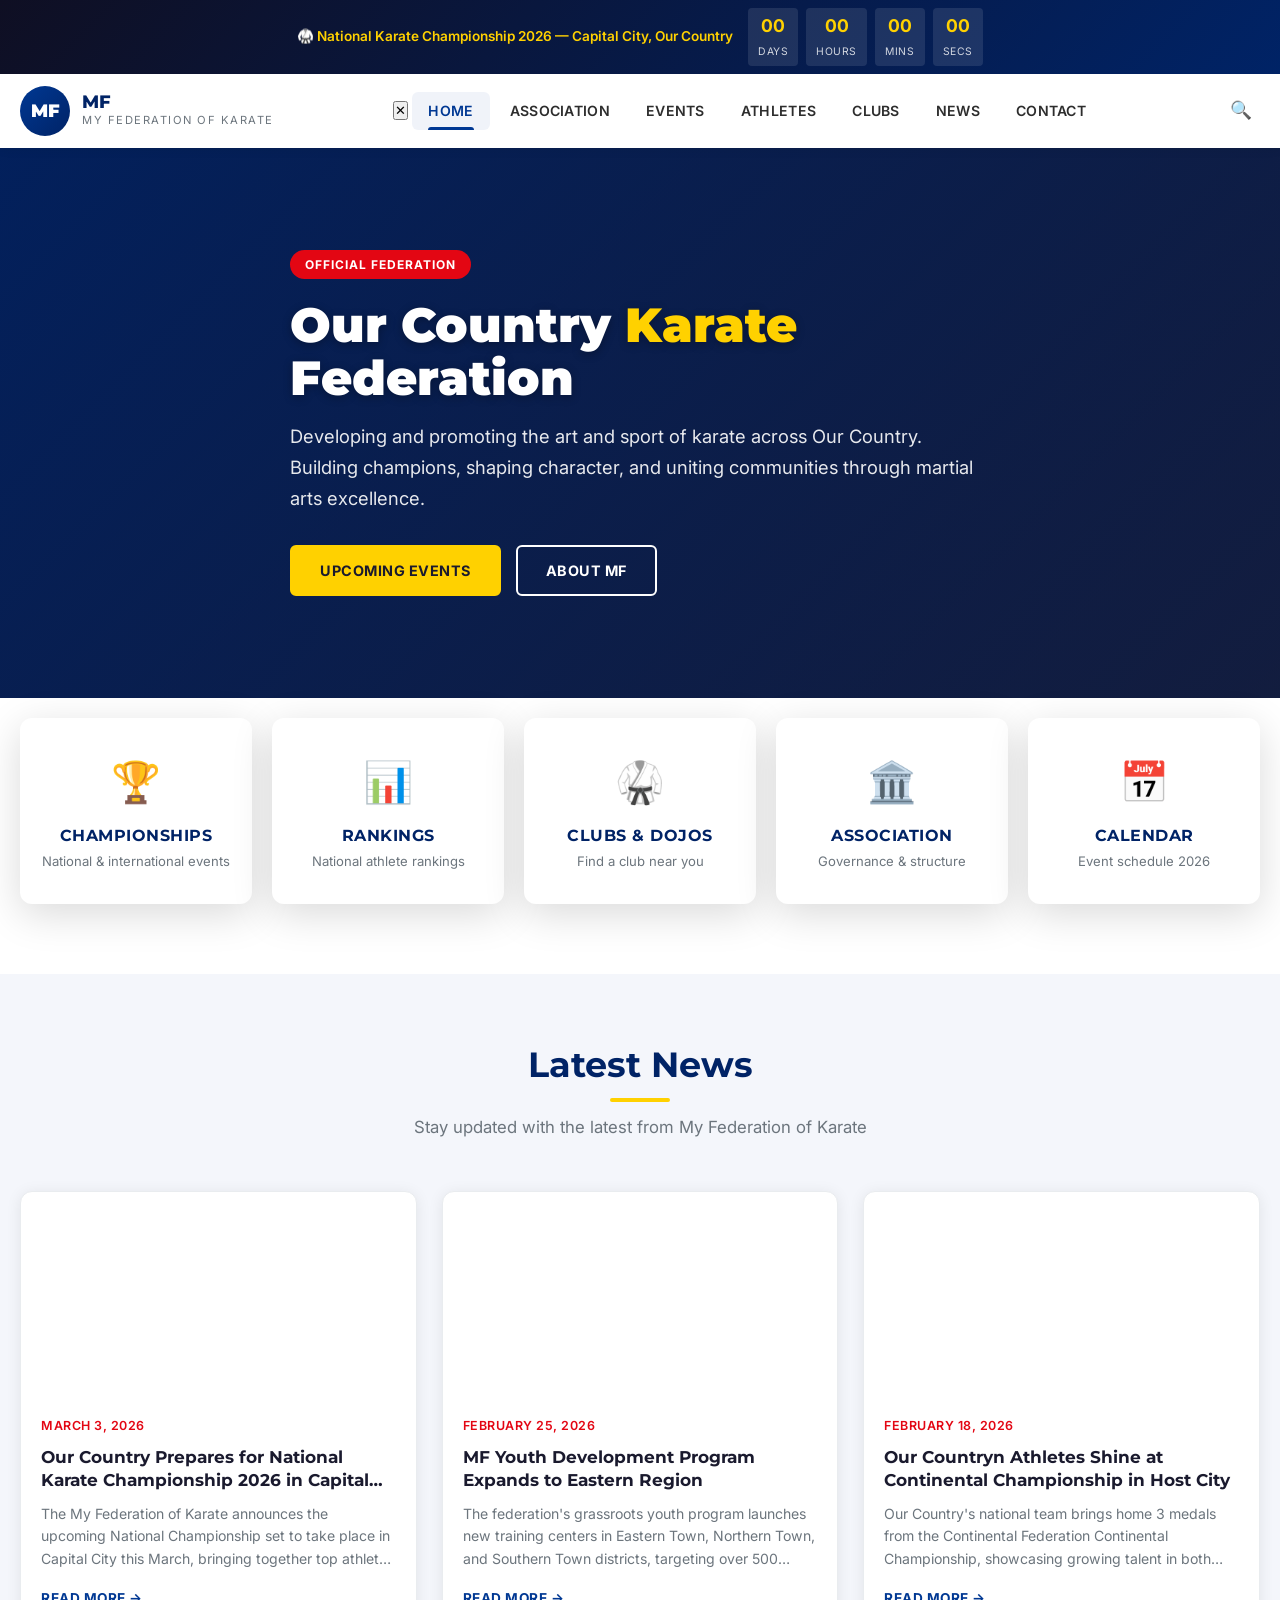
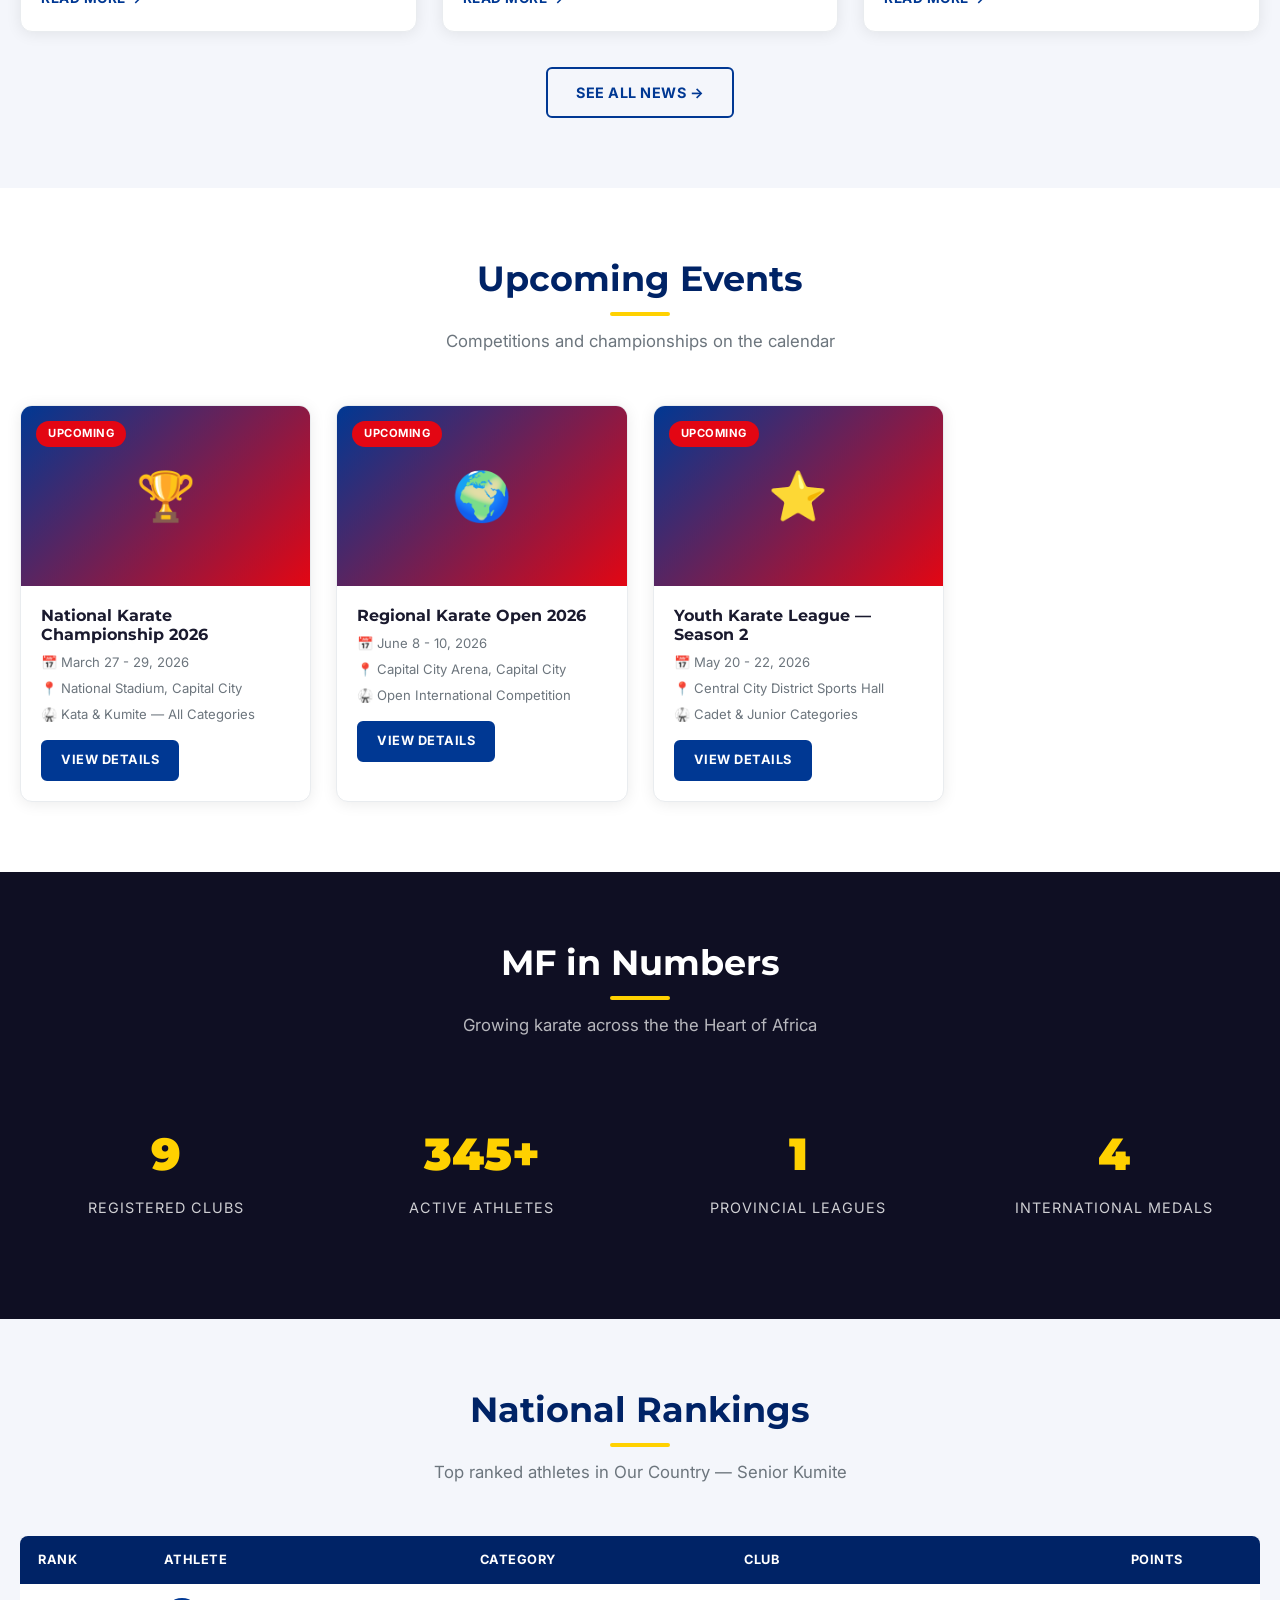
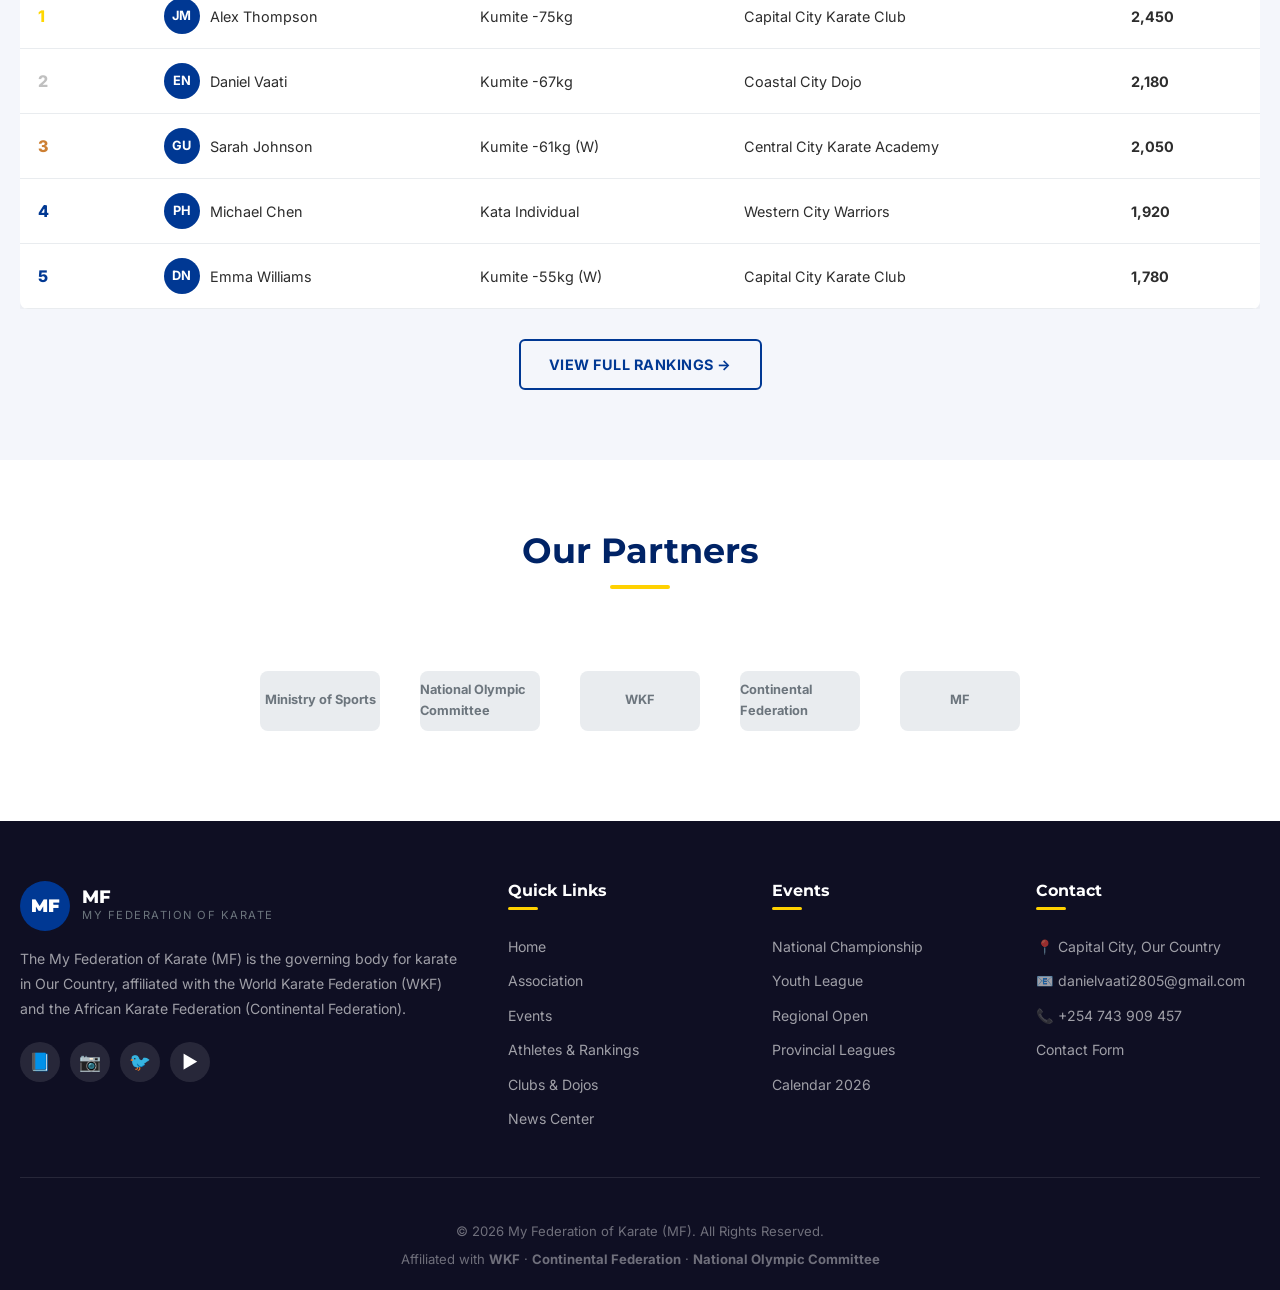
<file: index.html>
<!DOCTYPE html>
<html lang="en">
<head>
  <meta charset="UTF-8">
  <meta name="viewport" content="width=device-width, initial-scale=1.0">
  <title>My Federation of Karate - MF</title>
  <meta name="description" content="Official website of the My Federation of Karate (MF). Promoting karate excellence across Our Country.">
  <link rel="preconnect" href="https://fonts.googleapis.com">
  <link rel="preconnect" href="https://fonts.gstatic.com" crossorigin>
  <link href="https://fonts.googleapis.com/css2?family=Inter:wght@400;500;600;700;800&family=Montserrat:wght@700;800;900&display=swap" rel="stylesheet">
  <link rel="stylesheet" href="css/style.css">
</head>
<body>

  <!-- Top Bar with Event Countdown -->
  <div class="top-bar">
    <div class="container">
      <div class="event-countdown">
        <span class="event-name">🥋 National Karate Championship 2026 — Capital City, Our Country</span>
        <div class="countdown-units">
          <div class="countdown-unit">
            <span class="number" id="countdown-days">00</span>
            <span class="label">Days</span>
          </div>
          <div class="countdown-unit">
            <span class="number" id="countdown-hours">00</span>
            <span class="label">Hours</span>
          </div>
          <div class="countdown-unit">
            <span class="number" id="countdown-mins">00</span>
            <span class="label">Mins</span>
          </div>
          <div class="countdown-unit">
            <span class="number" id="countdown-secs">00</span>
            <span class="label">Secs</span>
          </div>
        </div>
      </div>
    </div>
  </div>

  <!-- Header -->
  <header class="header">
    <div class="container">
      <nav class="nav-wrapper">
        <a href="index.html" class="logo">
          <div class="logo-icon">MF</div>
          <div class="logo-text">
            <span class="name">MF</span>
            <span class="subtitle">My Federation of Karate</span>
          </div>
        </a>

        <div class="nav-menu">
          <button class="mobile-close">✕</button>
          <a href="index.html" class="active">Home</a>
          <a href="association.html">Association</a>
          <a href="events.html">Events</a>
          <a href="athletes.html">Athletes</a>
          <a href="clubs.html">Clubs</a>
          <a href="news.html">News</a>
          <a href="contact.html">Contact</a>
        </div>

        <div class="nav-right">
          <button class="nav-search-btn" title="Search">🔍</button>
          <button class="hamburger" aria-label="Menu">
            <span></span><span></span><span></span>
          </button>
        </div>
      </nav>
    </div>
  </header>
  <div class="nav-overlay"></div>

  <!-- Hero Section -->
  <section class="hero">
    <div class="hero-bg"></div>
    <div class="hero-overlay"></div>
    <div class="container">
      <div class="hero-content">
        <span class="hero-badge"> Official Federation</span>
        <h1>Our Country <span>Karate</span> Federation</h1>
        <p>Developing and promoting the art and sport of karate across Our Country. Building champions, shaping character, and uniting communities through martial arts excellence.</p>
        <div class="hero-buttons">
          <a href="events.html" class="btn btn-secondary">Upcoming Events</a>
          <a href="association.html" class="btn btn-outline">About MF</a>
        </div>
      </div>
    </div>
  </section>

  <!-- Quick Links -->
  <section class="section">
    <div class="container">
      <div class="quick-links">
        <a href="events.html" class="quick-link-card fade-in">
          <div class="icon">🏆</div>
          <h3>Championships</h3>
          <p>National & international events</p>
        </a>
        <a href="athletes.html#ranking" class="quick-link-card fade-in">
          <div class="icon">📊</div>
          <h3>Rankings</h3>
          <p>National athlete rankings</p>
        </a>
        <a href="clubs.html" class="quick-link-card fade-in">
          <div class="icon">🥋</div>
          <h3>Clubs & Dojos</h3>
          <p>Find a club near you</p>
        </a>
        <a href="association.html" class="quick-link-card fade-in">
          <div class="icon">🏛️</div>
          <h3>Association</h3>
          <p>Governance & structure</p>
        </a>
        <a href="events.html#calendar" class="quick-link-card fade-in">
          <div class="icon">📅</div>
          <h3>Calendar</h3>
          <p>Event schedule 2026</p>
        </a>
      </div>
    </div>
  </section>

  <!-- Latest News -->
  <section class="section section-light">
    <div class="container">
      <div class="section-header fade-in">
        <h2>Latest News</h2>
        <p>Stay updated with the latest from My Federation of Karate</p>
      </div>

      <div class="news-grid">
        <div class="news-card fade-in">
          <div class="news-card-img" style="background: url('https://images.unsplash.com/photo-1555597673-b21d5c935865?w=600&q=75') center/cover;"></div>
          <div class="news-card-body">
            <span class="news-card-date">March 3, 2026</span>
            <h3>Our Country Prepares for National Karate Championship 2026 in Capital City</h3>
            <p>The My Federation of Karate announces the upcoming National Championship set to take place in Capital City this March, bringing together top athletes from all provinces.</p>
            <a href="news.html" class="news-card-link">Read More →</a>
          </div>
        </div>

        <div class="news-card fade-in">
          <div class="news-card-img" style="background: url('https://images.unsplash.com/photo-1614632537197-38a17061c2bd?w=600&q=75') center/cover;"></div>
          <div class="news-card-body">
            <span class="news-card-date">February 25, 2026</span>
            <h3>MF Youth Development Program Expands to Eastern Region</h3>
            <p>The federation's grassroots youth program launches new training centers in Eastern Town, Northern Town, and Southern Town districts, targeting over 500 young athletes.</p>
            <a href="news.html" class="news-card-link">Read More →</a>
          </div>
        </div>

        <div class="news-card fade-in">
          <div class="news-card-img" style="background: url('https://images.unsplash.com/photo-1504025468847-0e438279542c?w=600&q=75') center/cover;"></div>
          <div class="news-card-body">
            <span class="news-card-date">February 18, 2026</span>
            <h3>Our Countryn Athletes Shine at Continental Championship in Host City</h3>
            <p>Our Country's national team brings home 3 medals from the Continental Federation Continental Championship, showcasing growing talent in both Kata and Kumite categories.</p>
            <a href="news.html" class="news-card-link">Read More →</a>
          </div>
        </div>
      </div>

      <div style="text-align: center; margin-top: 35px;">
        <a href="news.html" class="btn btn-outline-dark">See All News →</a>
      </div>
    </div>
  </section>

  <!-- Upcoming Events -->
  <section class="section">
    <div class="container">
      <div class="section-header fade-in">
        <h2>Upcoming Events</h2>
        <p>Competitions and championships on the calendar</p>
      </div>

      <div class="event-cards">
        <div class="event-card fade-in">
          <span class="event-card-badge badge-upcoming">Upcoming</span>
          <div class="event-card-img">🏆</div>
          <div class="event-card-body">
            <h3>National Karate Championship 2026</h3>
            <div class="event-card-meta">
              <span>📅 March 27 - 29, 2026</span>
              <span>📍 National Stadium, Capital City</span>
              <span>🥋 Kata & Kumite — All Categories</span>
            </div>
            <a href="events.html" class="btn btn-primary btn-sm">View Details</a>
          </div>
        </div>

        <div class="event-card fade-in">
          <span class="event-card-badge badge-upcoming">Upcoming</span>
          <div class="event-card-img">🌍</div>
          <div class="event-card-body">
            <h3>Regional Karate Open 2026</h3>
            <div class="event-card-meta">
              <span>📅 June 8 - 10, 2026</span>
              <span>📍 Capital City Arena, Capital City</span>
              <span>🥋 Open International Competition</span>
            </div>
            <a href="events.html" class="btn btn-primary btn-sm">View Details</a>
          </div>
        </div>

        <div class="event-card fade-in">
          <span class="event-card-badge badge-upcoming">Upcoming</span>
          <div class="event-card-img">⭐</div>
          <div class="event-card-body">
            <h3>Youth Karate League — Season 2</h3>
            <div class="event-card-meta">
              <span>📅 May 20 - 22, 2026</span>
              <span>📍 Central City District Sports Hall</span>
              <span>🥋 Cadet & Junior Categories</span>
            </div>
            <a href="events.html" class="btn btn-primary btn-sm">View Details</a>
          </div>
        </div>
      </div>
    </div>
  </section>

  <!-- Stats Section -->
  <section class="section section-dark">
    <div class="container">
      <div class="section-header fade-in">
        <h2>MF in Numbers</h2>
        <p>Growing karate across the the Heart of Africa</p>
      </div>
      <div class="stats-row fade-in">
        <div class="stat-card">
          <div class="stat-number" data-count="32">0</div>
          <div class="stat-label">Registered Clubs</div>
        </div>
        <div class="stat-card">
          <div class="stat-number" data-count="1200" data-suffix="+">0</div>
          <div class="stat-label">Active Athletes</div>
        </div>
        <div class="stat-card">
          <div class="stat-number" data-count="5">0</div>
          <div class="stat-label">Provincial Leagues</div>
        </div>
        <div class="stat-card">
          <div class="stat-number" data-count="15">0</div>
          <div class="stat-label">International Medals</div>
        </div>
      </div>
    </div>
  </section>

  <!-- National Rankings Preview -->
  <section class="section section-light" id="ranking">
    <div class="container">
      <div class="section-header fade-in">
        <h2>National Rankings</h2>
        <p>Top ranked athletes in Our Country — Senior Kumite</p>
      </div>

      <div class="ranking-section fade-in">
        <table class="ranking-table">
          <thead>
            <tr>
              <th>Rank</th>
              <th>Athlete</th>
              <th>Category</th>
              <th>Club</th>
              <th>Points</th>
            </tr>
          </thead>
          <tbody>
            <tr>
              <td><span class="rank rank-1">1</span></td>
              <td>
                <div class="athlete-name-cell">
                  <div class="athlete-avatar">JM</div>
                  Alex Thompson
                </div>
              </td>
              <td>Kumite -75kg</td>
              <td>Capital City Karate Club</td>
              <td><strong>2,450</strong></td>
            </tr>
            <tr>
              <td><span class="rank rank-2">2</span></td>
              <td>
                <div class="athlete-name-cell">
                  <div class="athlete-avatar">EN</div>
                  Daniel Vaati
                </div>
              </td>
              <td>Kumite -67kg</td>
              <td>Coastal City Dojo</td>
              <td><strong>2,180</strong></td>
            </tr>
            <tr>
              <td><span class="rank rank-3">3</span></td>
              <td>
                <div class="athlete-name-cell">
                  <div class="athlete-avatar">GU</div>
                  Sarah Johnson
                </div>
              </td>
              <td>Kumite -61kg (W)</td>
              <td>Central City Karate Academy</td>
              <td><strong>2,050</strong></td>
            </tr>
            <tr>
              <td><span class="rank">4</span></td>
              <td>
                <div class="athlete-name-cell">
                  <div class="athlete-avatar">PH</div>
                  Michael Chen
                </div>
              </td>
              <td>Kata Individual</td>
              <td>Western City Warriors</td>
              <td><strong>1,920</strong></td>
            </tr>
            <tr>
              <td><span class="rank">5</span></td>
              <td>
                <div class="athlete-name-cell">
                  <div class="athlete-avatar">DN</div>
                  Emma Williams
                </div>
              </td>
              <td>Kumite -55kg (W)</td>
              <td>Capital City Karate Club</td>
              <td><strong>1,780</strong></td>
            </tr>
          </tbody>
        </table>
      </div>

      <div style="text-align: center; margin-top: 30px;">
        <a href="athletes.html" class="btn btn-outline-dark">View Full Rankings →</a>
      </div>
    </div>
  </section>

  <!-- Partners -->
  <section class="section">
    <div class="container">
      <div class="section-header fade-in">
        <h2>Our Partners</h2>
      </div>
      <div class="partners-row fade-in">
        <div class="partner-logo">Ministry of Sports</div>
        <div class="partner-logo">National Olympic Committee</div>
        <div class="partner-logo">WKF</div>
        <div class="partner-logo">Continental Federation</div>
        <div class="partner-logo">MF</div>
      </div>
    </div>
  </section>

  <!-- Footer -->
  <footer class="footer">
    <div class="container">
      <div class="footer-grid">
        <div class="footer-about">
          <div class="logo">
            <div class="logo-icon">MF</div>
            <div class="logo-text">
              <span class="name" style="color:#fff">MF</span>
              <span class="subtitle">My Federation of Karate</span>
            </div>
          </div>
          <p>The My Federation of Karate (MF) is the governing body for karate in Our Country, affiliated with the World Karate Federation (WKF) and the African Karate Federation (Continental Federation).</p>
          <div class="footer-social">
            <a href="#" title="Facebook">📘</a>
            <a href="#" title="Instagram">📷</a>
            <a href="#" title="X / Twitter">🐦</a>
            <a href="#" title="YouTube">▶️</a>
          </div>
        </div>

        <div>
          <h4>Quick Links</h4>
          <div class="footer-links">
            <a href="index.html">Home</a>
            <a href="association.html">Association</a>
            <a href="events.html">Events</a>
            <a href="athletes.html">Athletes & Rankings</a>
            <a href="clubs.html">Clubs & Dojos</a>
            <a href="news.html">News Center</a>
          </div>
        </div>

        <div>
          <h4>Events</h4>
          <div class="footer-links">
            <a href="events.html">National Championship</a>
            <a href="events.html">Youth League</a>
            <a href="events.html">Regional Open</a>
            <a href="events.html">Provincial Leagues</a>
            <a href="events.html">Calendar 2026</a>
          </div>
        </div>

        <div>
          <h4>Contact</h4>
          <div class="footer-links">
            <a href="contact.html">📍 Capital City, Our Country</a>
            <a href="mailto:danielvaati2805@gmail.com">📧 danielvaati2805@gmail.com</a>
            <a href="tel:+250788000000">📞 +254 743 909 457</a>
            <a href="contact.html">Contact Form</a>
          </div>
        </div>
      </div>

      <div class="footer-bottom">
        <p>© 2026 My Federation of Karate (MF). All Rights Reserved. <span class="rwanda-flag"></span></p>
        <p style="margin-top:5px;">Affiliated with <strong>WKF</strong> · <strong>Continental Federation</strong> · <strong>National Olympic Committee</strong></p>
      </div>
    </div>
  </footer>

  <!-- Scroll to Top -->
  <button class="scroll-top" title="Back to top">↑</button>

  <script src="js/main.js"></script>
</body>
</html>
</file>
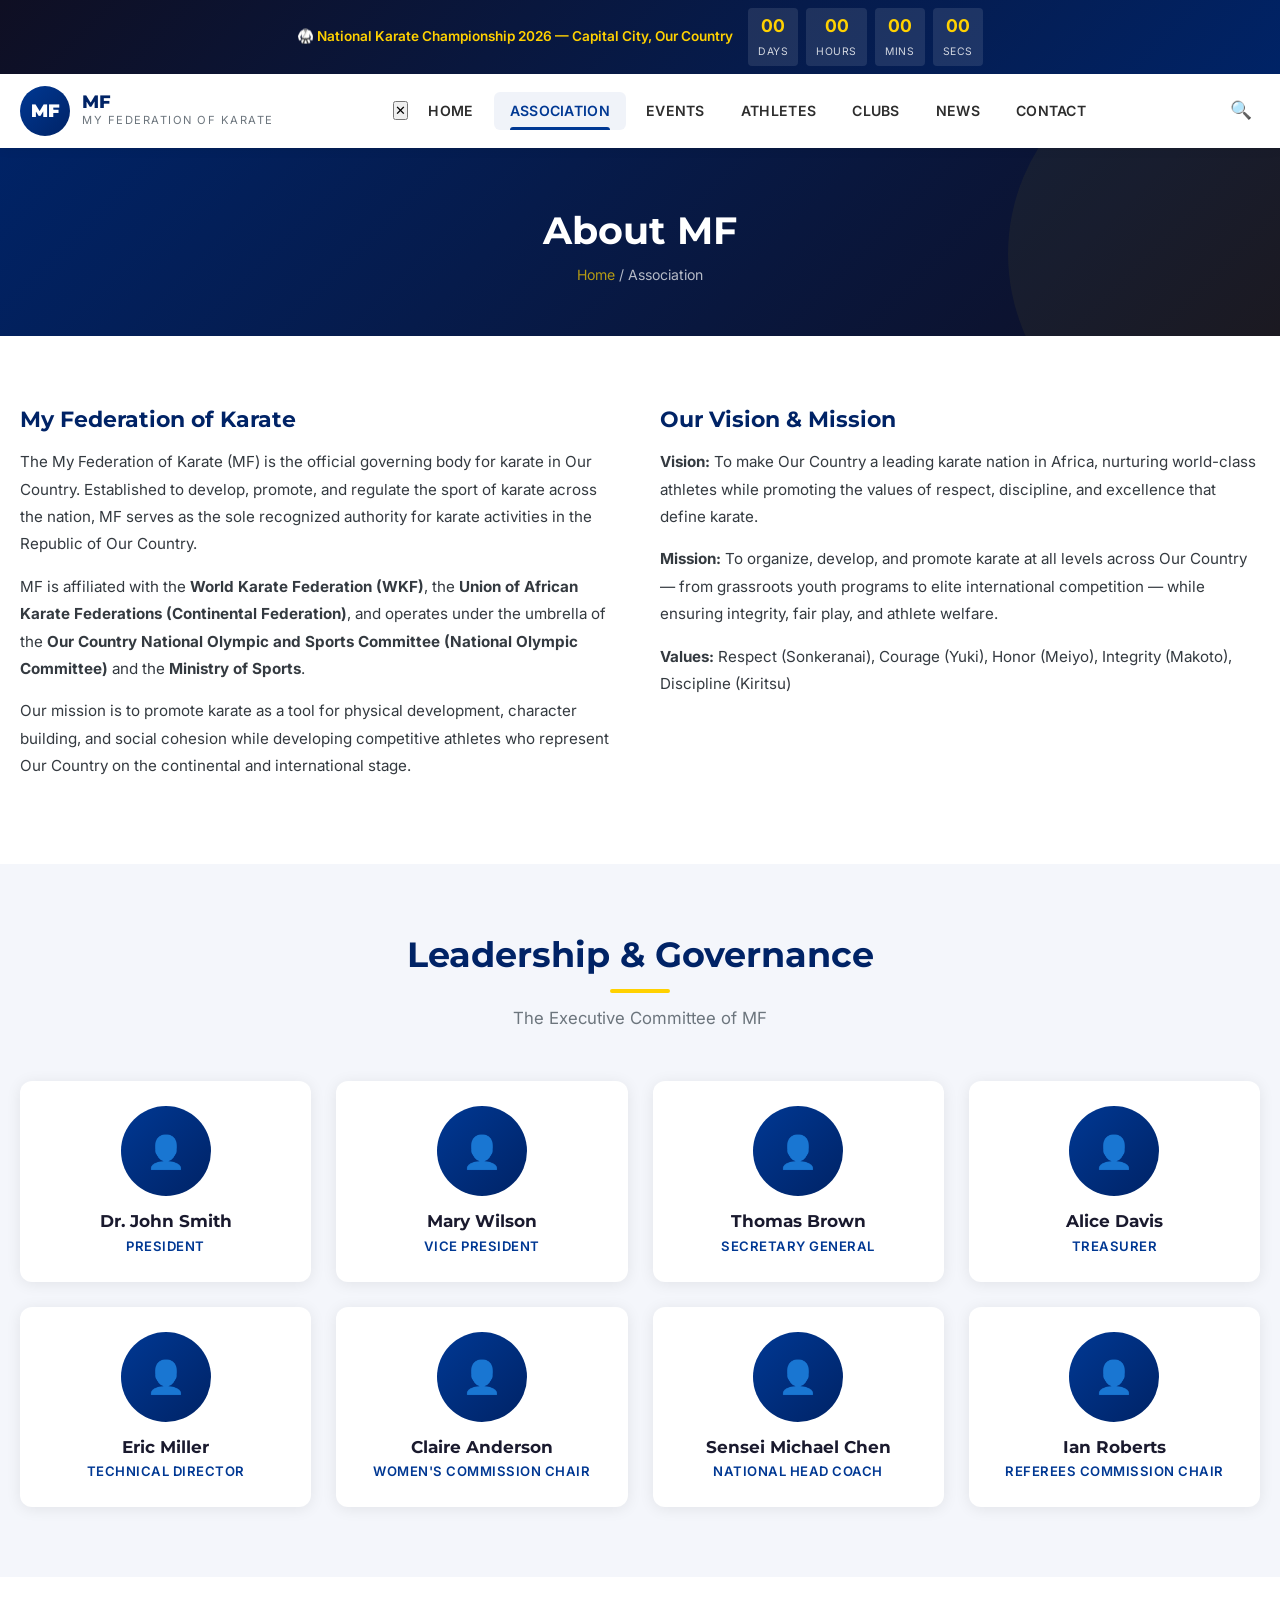
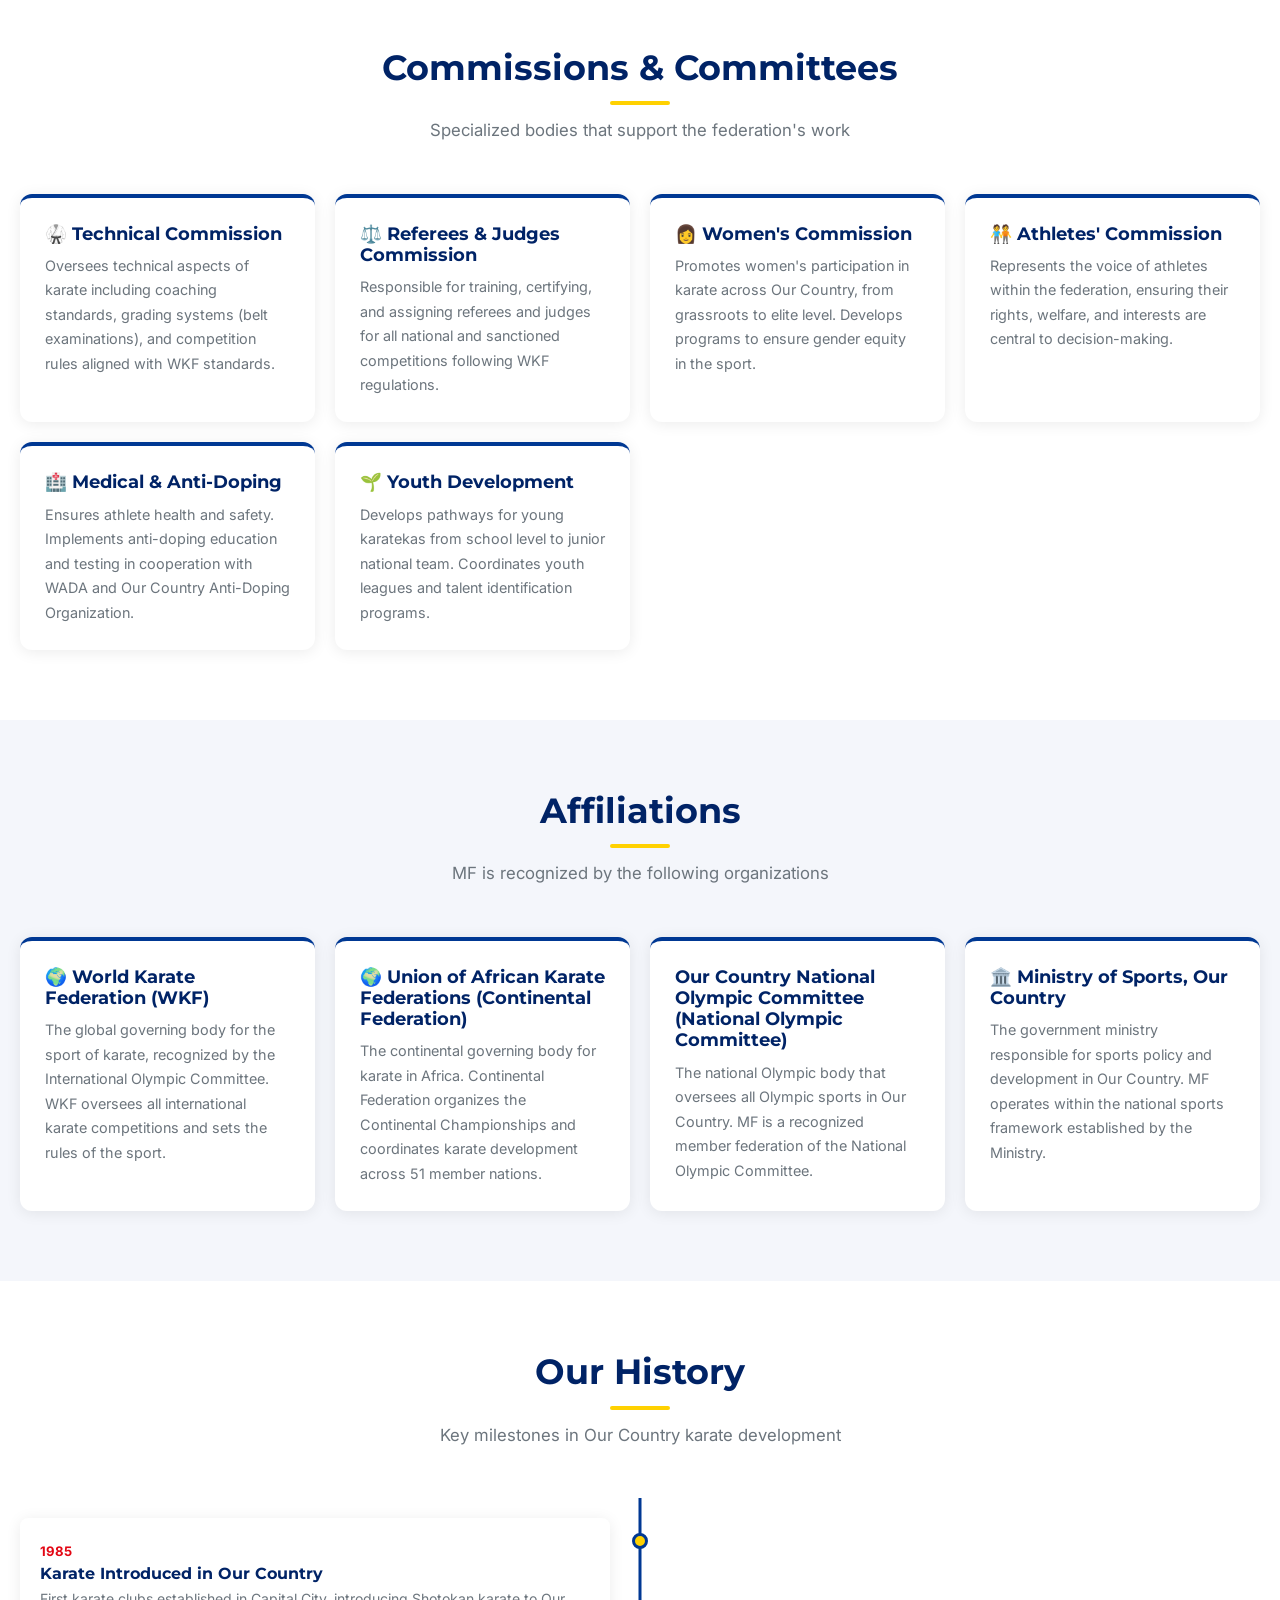
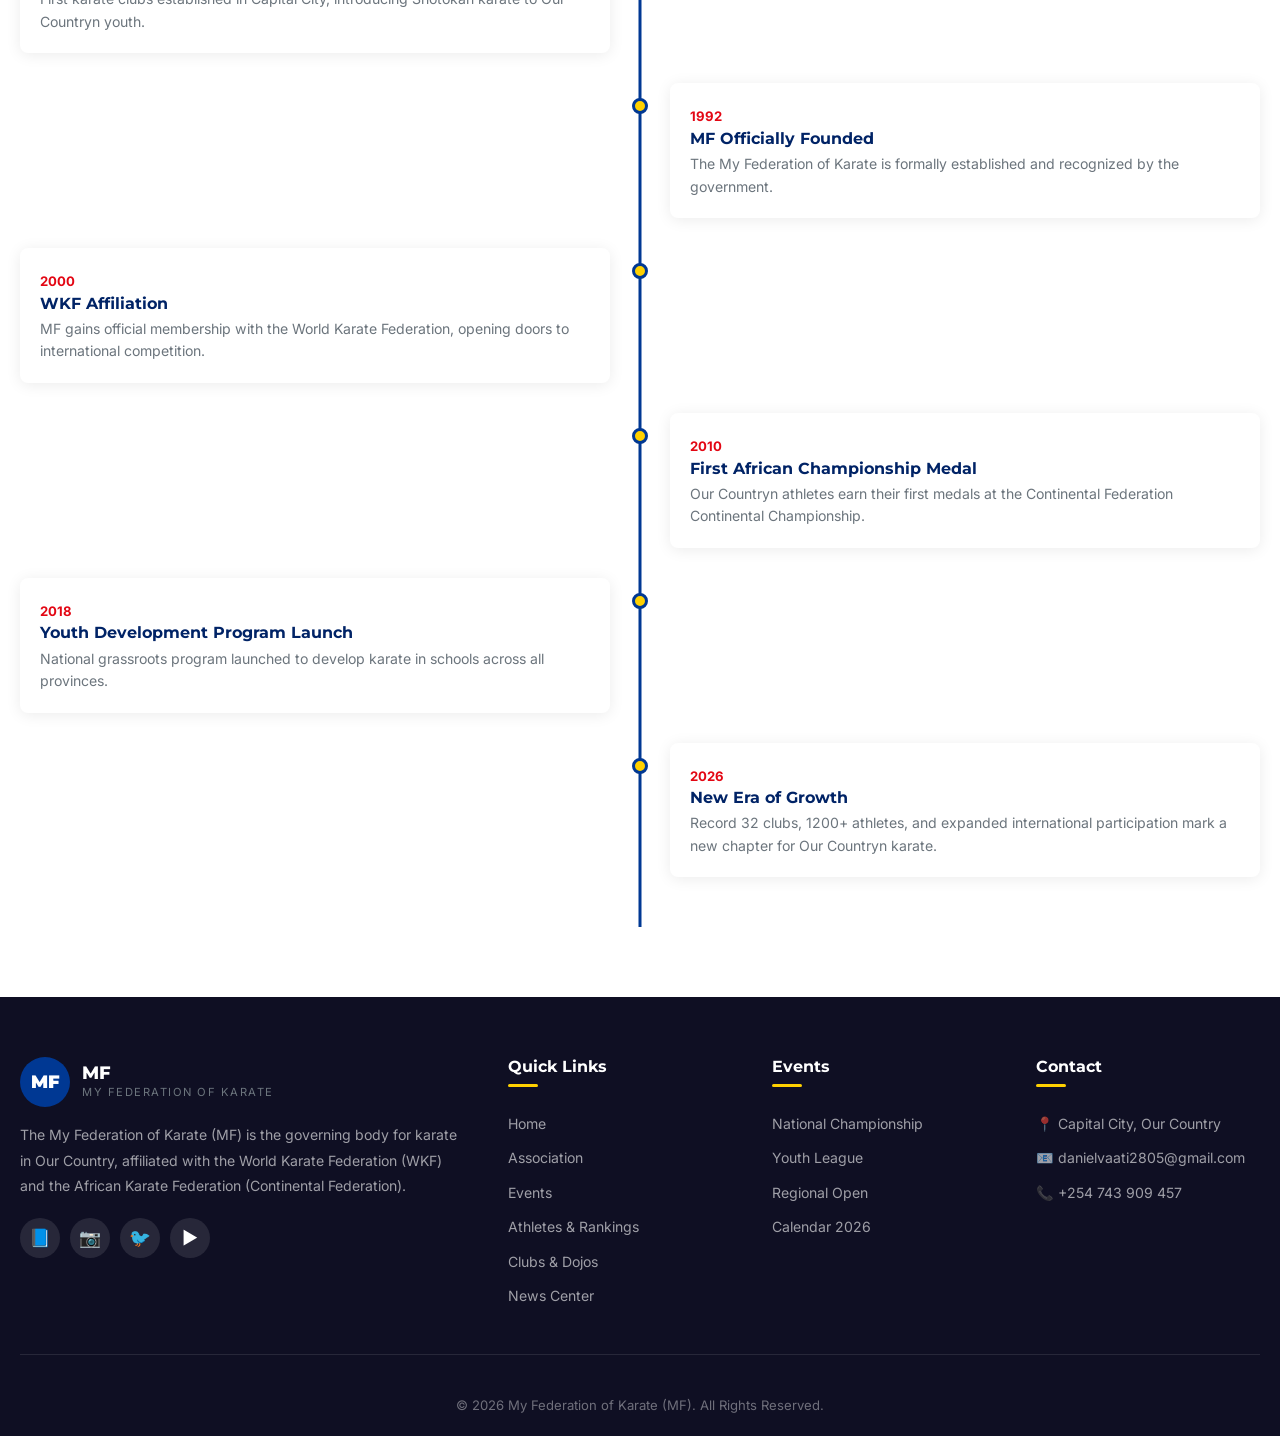
<file: association.html>
<!DOCTYPE html>
<html lang="en">
<head>
  <meta charset="UTF-8">
  <meta name="viewport" content="width=device-width, initial-scale=1.0">
  <title>Association - My Federation of Karate</title>
  <meta name="description" content="About the My Federation of Karate (MF) - Governance, structure, commissions, and history.">
  <link rel="preconnect" href="https://fonts.googleapis.com">
  <link rel="preconnect" href="https://fonts.gstatic.com" crossorigin>
  <link href="https://fonts.googleapis.com/css2?family=Inter:wght@400;500;600;700;800&family=Montserrat:wght@700;800;900&display=swap" rel="stylesheet">
  <link rel="stylesheet" href="css/style.css">
</head>
<body>

  <!-- Top Bar -->
  <div class="top-bar">
    <div class="container">
      <div class="event-countdown">
        <span class="event-name">🥋 National Karate Championship 2026 — Capital City, Our Country</span>
        <div class="countdown-units">
          <div class="countdown-unit"><span class="number" id="countdown-days">00</span><span class="label">Days</span></div>
          <div class="countdown-unit"><span class="number" id="countdown-hours">00</span><span class="label">Hours</span></div>
          <div class="countdown-unit"><span class="number" id="countdown-mins">00</span><span class="label">Mins</span></div>
          <div class="countdown-unit"><span class="number" id="countdown-secs">00</span><span class="label">Secs</span></div>
        </div>
      </div>
    </div>
  </div>

  <!-- Header -->
  <header class="header">
    <div class="container">
      <nav class="nav-wrapper">
        <a href="index.html" class="logo">
          <div class="logo-icon">MF</div>
          <div class="logo-text">
            <span class="name">MF</span>
            <span class="subtitle">My Federation of Karate</span>
          </div>
        </a>
        <div class="nav-menu">
          <button class="mobile-close">✕</button>
          <a href="index.html">Home</a>
          <a href="association.html">Association</a>
          <a href="events.html">Events</a>
          <a href="athletes.html">Athletes</a>
          <a href="clubs.html">Clubs</a>
          <a href="news.html">News</a>
          <a href="contact.html">Contact</a>
        </div>
        <div class="nav-right">
          <button class="nav-search-btn" title="Search">🔍</button>
          <button class="hamburger" aria-label="Menu"><span></span><span></span><span></span></button>
        </div>
      </nav>
    </div>
  </header>
  <div class="nav-overlay"></div>

  <!-- Page Banner -->
  <section class="page-banner">
    <div class="container">
      <h1>About MF</h1>
      <p class="breadcrumb"><a href="index.html">Home</a> / Association</p>
    </div>
  </section>

  <!-- About Section -->
  <section class="section">
    <div class="container">
      <div class="about-content fade-in">
        <div class="about-text">
          <h3>My Federation of Karate</h3>
          <p>The My Federation of Karate (MF) is the official governing body for karate in Our Country. Established to develop, promote, and regulate the sport of karate across the nation, MF serves as the sole recognized authority for karate activities in the Republic of Our Country.</p>
          <p>MF is affiliated with the <strong>World Karate Federation (WKF)</strong>, the <strong>Union of African Karate Federations (Continental Federation)</strong>, and operates under the umbrella of the <strong>Our Country National Olympic and Sports Committee (National Olympic Committee)</strong> and the <strong>Ministry of Sports</strong>.</p>
          <p>Our mission is to promote karate as a tool for physical development, character building, and social cohesion while developing competitive athletes who represent Our Country on the continental and international stage.</p>
        </div>
        <div class="about-text">
          <h3>Our Vision & Mission</h3>
          <p><strong>Vision:</strong> To make Our Country a leading karate nation in Africa, nurturing world-class athletes while promoting the values of respect, discipline, and excellence that define karate.</p>
          <p><strong>Mission:</strong> To organize, develop, and promote karate at all levels across Our Country — from grassroots youth programs to elite international competition — while ensuring integrity, fair play, and athlete welfare.</p>
          <p><strong>Values:</strong> Respect (Sonkeranai), Courage (Yuki), Honor (Meiyo), Integrity (Makoto), Discipline (Kiritsu)</p>
        </div>
      </div>
    </div>
  </section>

  <!-- Governance / Leadership -->
  <section class="section section-light" id="governance">
    <div class="container">
      <div class="section-header fade-in">
        <h2>Leadership & Governance</h2>
        <p>The Executive Committee of MF</p>
      </div>

      <div class="governance-grid">
        <div class="person-card fade-in">
          <div class="person-avatar">👤</div>
          <h3>Dr. John Smith</h3>
          <p class="role">President</p>
        </div>
        <div class="person-card fade-in">
          <div class="person-avatar">👤</div>
          <h3>Mary Wilson</h3>
          <p class="role">Vice President</p>
        </div>
        <div class="person-card fade-in">
          <div class="person-avatar">👤</div>
          <h3>Thomas Brown</h3>
          <p class="role">Secretary General</p>
        </div>
        <div class="person-card fade-in">
          <div class="person-avatar">👤</div>
          <h3>Alice Davis</h3>
          <p class="role">Treasurer</p>
        </div>
        <div class="person-card fade-in">
          <div class="person-avatar">👤</div>
          <h3>Eric Miller</h3>
          <p class="role">Technical Director</p>
        </div>
        <div class="person-card fade-in">
          <div class="person-avatar">👤</div>
          <h3>Claire Anderson</h3>
          <p class="role">Women's Commission Chair</p>
        </div>
        <div class="person-card fade-in">
          <div class="person-avatar">👤</div>
          <h3>Sensei Michael Chen</h3>
          <p class="role">National Head Coach</p>
        </div>
        <div class="person-card fade-in">
          <div class="person-avatar">👤</div>
          <h3>Ian Roberts</h3>
          <p class="role">Referees Commission Chair</p>
        </div>
      </div>
    </div>
  </section>

  <!-- Commissions -->
  <section class="section" id="commissions">
    <div class="container">
      <div class="section-header fade-in">
        <h2>Commissions & Committees</h2>
        <p>Specialized bodies that support the federation's work</p>
      </div>

      <div class="info-cards">
        <div class="info-card fade-in">
          <h3>🥋 Technical Commission</h3>
          <p>Oversees technical aspects of karate including coaching standards, grading systems (belt examinations), and competition rules aligned with WKF standards.</p>
        </div>
        <div class="info-card fade-in">
          <h3>⚖️ Referees & Judges Commission</h3>
          <p>Responsible for training, certifying, and assigning referees and judges for all national and sanctioned competitions following WKF regulations.</p>
        </div>
        <div class="info-card fade-in">
          <h3>👩 Women's Commission</h3>
          <p>Promotes women's participation in karate across Our Country, from grassroots to elite level. Develops programs to ensure gender equity in the sport.</p>
        </div>
        <div class="info-card fade-in">
          <h3>🧑‍🤝‍🧑 Athletes' Commission</h3>
          <p>Represents the voice of athletes within the federation, ensuring their rights, welfare, and interests are central to decision-making.</p>
        </div>
        <div class="info-card fade-in">
          <h3>🏥 Medical & Anti-Doping</h3>
          <p>Ensures athlete health and safety. Implements anti-doping education and testing in cooperation with WADA and Our Country Anti-Doping Organization.</p>
        </div>
        <div class="info-card fade-in">
          <h3>🌱 Youth Development</h3>
          <p>Develops pathways for young karatekas from school level to junior national team. Coordinates youth leagues and talent identification programs.</p>
        </div>
      </div>
    </div>
  </section>

  <!-- Affiliations -->
  <section class="section section-light">
    <div class="container">
      <div class="section-header fade-in">
        <h2>Affiliations</h2>
        <p>MF is recognized by the following organizations</p>
      </div>

      <div class="info-cards">
        <div class="info-card fade-in">
          <h3>🌍 World Karate Federation (WKF)</h3>
          <p>The global governing body for the sport of karate, recognized by the International Olympic Committee. WKF oversees all international karate competitions and sets the rules of the sport.</p>
        </div>
        <div class="info-card fade-in">
          <h3>🌍 Union of African Karate Federations (Continental Federation)</h3>
          <p>The continental governing body for karate in Africa. Continental Federation organizes the Continental Championships and coordinates karate development across 51 member nations.</p>
        </div>
        <div class="info-card fade-in">
          <h3> Our Country National Olympic Committee (National Olympic Committee)</h3>
          <p>The national Olympic body that oversees all Olympic sports in Our Country. MF is a recognized member federation of the National Olympic Committee.</p>
        </div>
        <div class="info-card fade-in">
          <h3>🏛️ Ministry of Sports, Our Country</h3>
          <p>The government ministry responsible for sports policy and development in Our Country. MF operates within the national sports framework established by the Ministry.</p>
        </div>
      </div>
    </div>
  </section>

  <!-- History Timeline -->
  <section class="section" id="history">
    <div class="container">
      <div class="section-header fade-in">
        <h2>Our History</h2>
        <p>Key milestones in Our Country karate development</p>
      </div>

      <div class="timeline fade-in">
        <div class="timeline-item">
          <div class="timeline-dot"></div>
          <div class="timeline-content">
            <span class="year">1985</span>
            <h3>Karate Introduced in Our Country</h3>
            <p>First karate clubs established in Capital City, introducing Shotokan karate to Our Countryn youth.</p>
          </div>
        </div>
        <div class="timeline-item">
          <div class="timeline-dot"></div>
          <div class="timeline-content">
            <span class="year">1992</span>
            <h3>MF Officially Founded</h3>
            <p>The My Federation of Karate is formally established and recognized by the government.</p>
          </div>
        </div>
        <div class="timeline-item">
          <div class="timeline-dot"></div>
          <div class="timeline-content">
            <span class="year">2000</span>
            <h3>WKF Affiliation</h3>
            <p>MF gains official membership with the World Karate Federation, opening doors to international competition.</p>
          </div>
        </div>
        <div class="timeline-item">
          <div class="timeline-dot"></div>
          <div class="timeline-content">
            <span class="year">2010</span>
            <h3>First African Championship Medal</h3>
            <p>Our Countryn athletes earn their first medals at the Continental Federation Continental Championship.</p>
          </div>
        </div>
        <div class="timeline-item">
          <div class="timeline-dot"></div>
          <div class="timeline-content">
            <span class="year">2018</span>
            <h3>Youth Development Program Launch</h3>
            <p>National grassroots program launched to develop karate in schools across all provinces.</p>
          </div>
        </div>
        <div class="timeline-item">
          <div class="timeline-dot"></div>
          <div class="timeline-content">
            <span class="year">2026</span>
            <h3>New Era of Growth</h3>
            <p>Record 32 clubs, 1200+ athletes, and expanded international participation mark a new chapter for Our Countryn karate.</p>
          </div>
        </div>
      </div>
    </div>
  </section>

  <!-- Footer -->
  <footer class="footer">
    <div class="container">
      <div class="footer-grid">
        <div class="footer-about">
          <div class="logo">
            <div class="logo-icon">MF</div>
            <div class="logo-text">
              <span class="name" style="color:#fff">MF</span>
              <span class="subtitle">My Federation of Karate</span>
            </div>
          </div>
          <p>The My Federation of Karate (MF) is the governing body for karate in Our Country, affiliated with the World Karate Federation (WKF) and the African Karate Federation (Continental Federation).</p>
          <div class="footer-social">
            <a href="#" title="Facebook">📘</a>
            <a href="#" title="Instagram">📷</a>
            <a href="#" title="X / Twitter">🐦</a>
            <a href="#" title="YouTube">▶️</a>
          </div>
        </div>
        <div>
          <h4>Quick Links</h4>
          <div class="footer-links">
            <a href="index.html">Home</a>
            <a href="association.html">Association</a>
            <a href="events.html">Events</a>
            <a href="athletes.html">Athletes & Rankings</a>
            <a href="clubs.html">Clubs & Dojos</a>
            <a href="news.html">News Center</a>
          </div>
        </div>
        <div>
          <h4>Events</h4>
          <div class="footer-links">
            <a href="events.html">National Championship</a>
            <a href="events.html">Youth League</a>
            <a href="events.html">Regional Open</a>
            <a href="events.html">Calendar 2026</a>
          </div>
        </div>
        <div>
          <h4>Contact</h4>
          <div class="footer-links">
            <a href="contact.html">📍 Capital City, Our Country</a>
            <a href="mailto:danielvaati2805@gmail.com">📧 danielvaati2805@gmail.com</a>
            <a href="tel:+250788000000">📞 +254 743 909 457</a>
          </div>
        </div>
      </div>
      <div class="footer-bottom">
        <p>© 2026 My Federation of Karate (MF). All Rights Reserved. </p>
      </div>
    </div>
  </footer>

  <button class="scroll-top" title="Back to top">↑</button>
  <script src="js/main.js"></script>
</body>
</html>
</file>
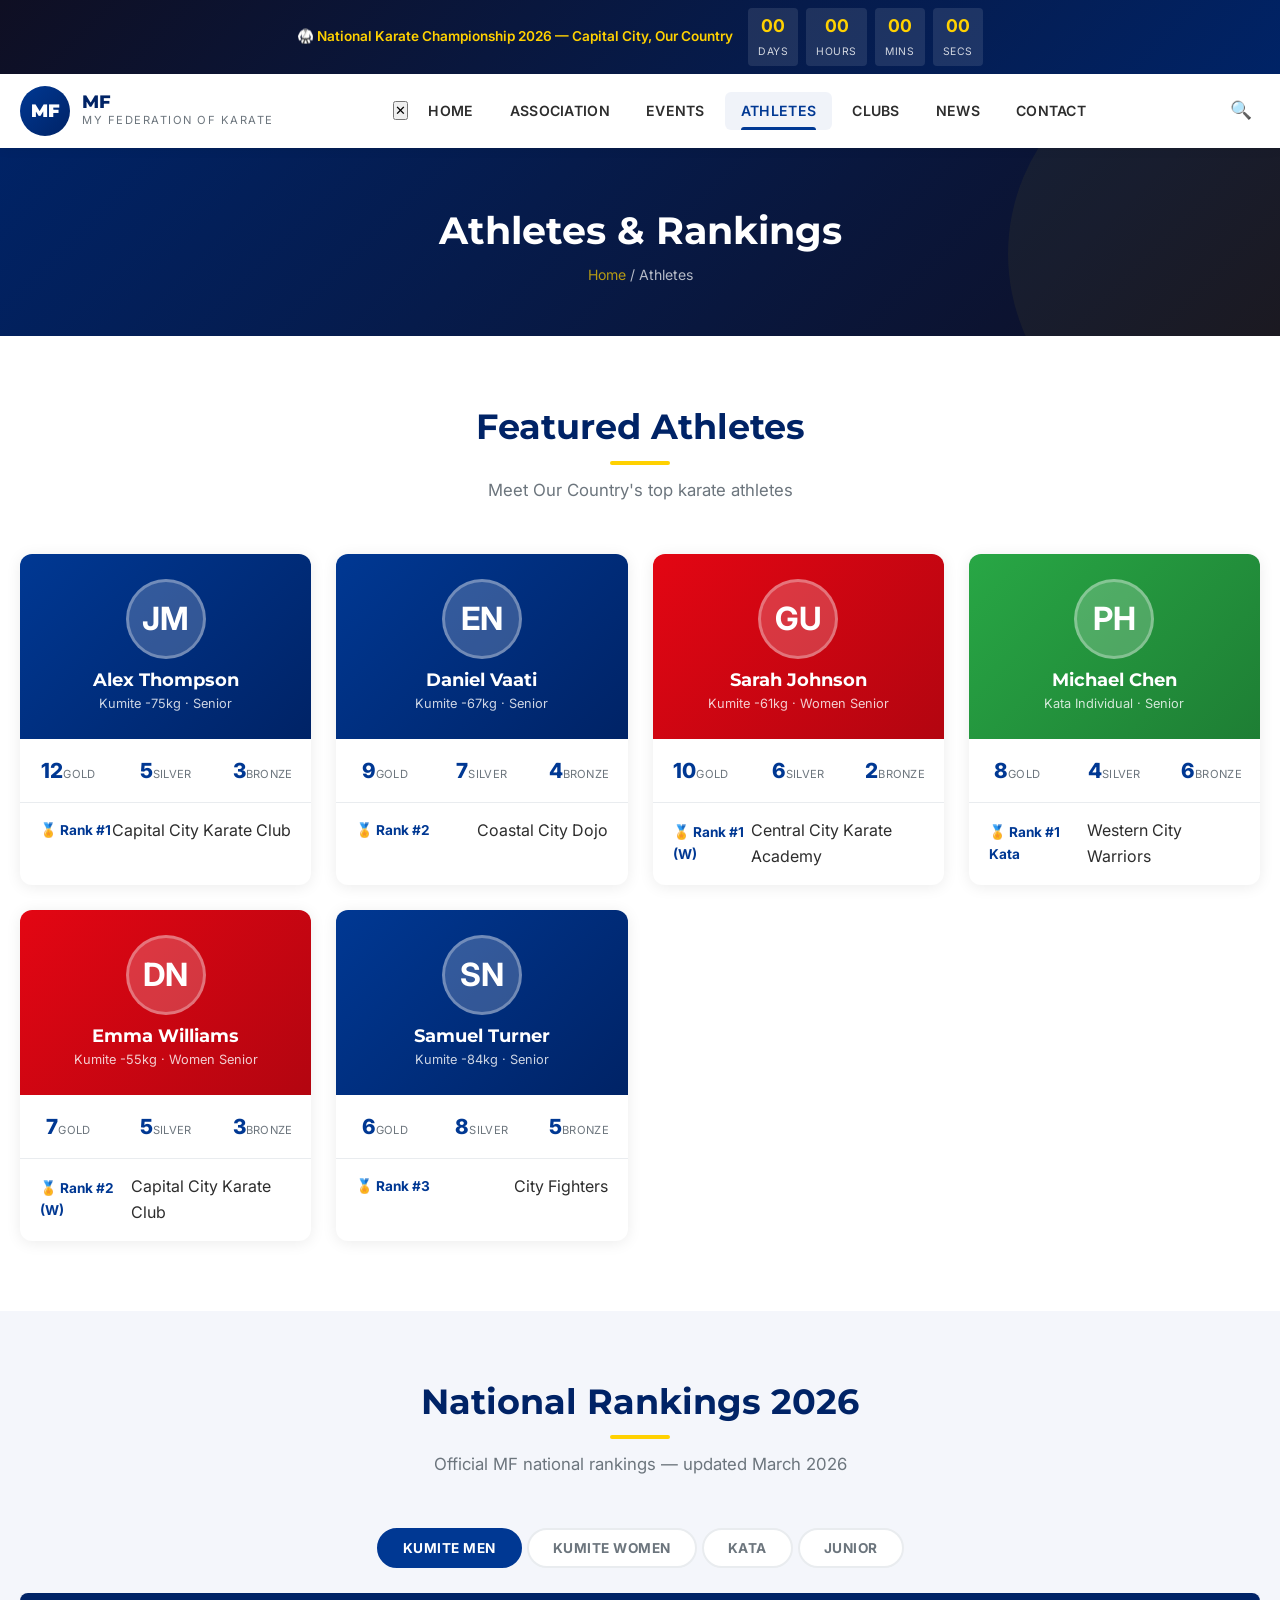
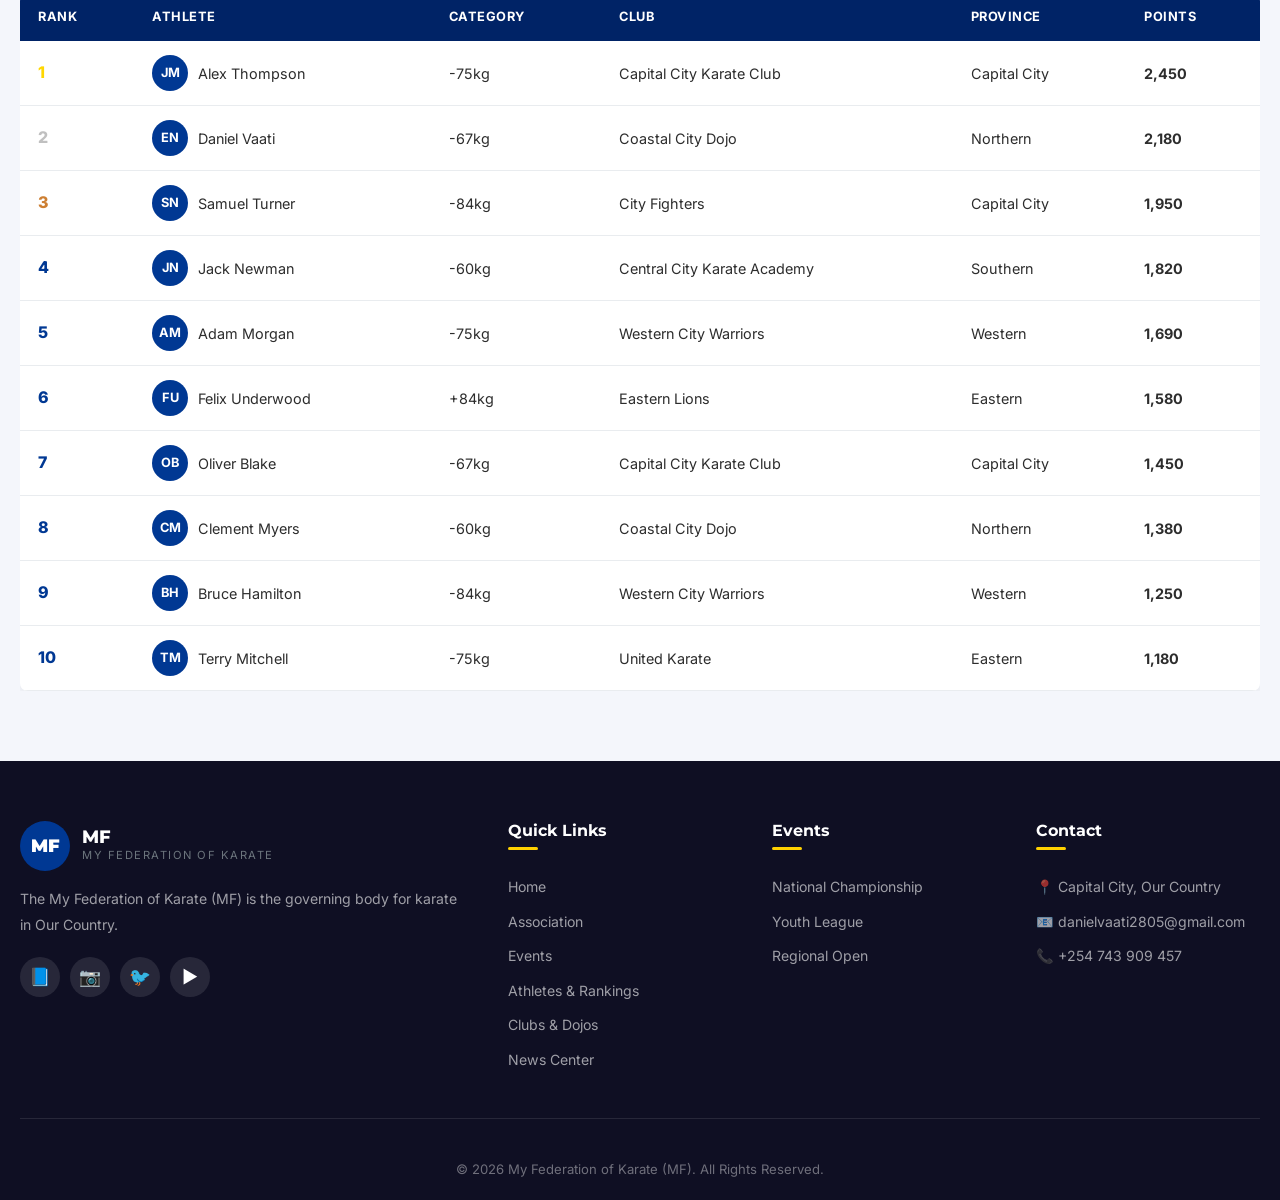
<file: athletes.html>
<!DOCTYPE html>
<html lang="en">
<head>
  <meta charset="UTF-8">
  <meta name="viewport" content="width=device-width, initial-scale=1.0">
  <title>Athletes & Rankings - My Federation of Karate</title>
  <meta name="description" content="National athlete rankings, profiles, and standings for Our Country karate.">
  <link rel="preconnect" href="https://fonts.googleapis.com">
  <link rel="preconnect" href="https://fonts.gstatic.com" crossorigin>
  <link href="https://fonts.googleapis.com/css2?family=Inter:wght@400;500;600;700;800&family=Montserrat:wght@700;800;900&display=swap" rel="stylesheet">
  <link rel="stylesheet" href="css/style.css">
</head>
<body>

  <!-- Top Bar -->
  <div class="top-bar">
    <div class="container">
      <div class="event-countdown">
        <span class="event-name">🥋 National Karate Championship 2026 — Capital City, Our Country</span>
        <div class="countdown-units">
          <div class="countdown-unit"><span class="number" id="countdown-days">00</span><span class="label">Days</span></div>
          <div class="countdown-unit"><span class="number" id="countdown-hours">00</span><span class="label">Hours</span></div>
          <div class="countdown-unit"><span class="number" id="countdown-mins">00</span><span class="label">Mins</span></div>
          <div class="countdown-unit"><span class="number" id="countdown-secs">00</span><span class="label">Secs</span></div>
        </div>
      </div>
    </div>
  </div>

  <!-- Header -->
  <header class="header">
    <div class="container">
      <nav class="nav-wrapper">
        <a href="index.html" class="logo">
          <div class="logo-icon">MF</div>
          <div class="logo-text">
            <span class="name">MF</span>
            <span class="subtitle">My Federation of Karate</span>
          </div>
        </a>
        <div class="nav-menu">
          <button class="mobile-close">✕</button>
          <a href="index.html">Home</a>
          <a href="association.html">Association</a>
          <a href="events.html">Events</a>
          <a href="athletes.html">Athletes</a>
          <a href="clubs.html">Clubs</a>
          <a href="news.html">News</a>
          <a href="contact.html">Contact</a>
        </div>
        <div class="nav-right">
          <button class="nav-search-btn" title="Search">🔍</button>
          <button class="hamburger" aria-label="Menu"><span></span><span></span><span></span></button>
        </div>
      </nav>
    </div>
  </header>
  <div class="nav-overlay"></div>

  <!-- Page Banner -->
  <section class="page-banner">
    <div class="container">
      <h1>Athletes & Rankings</h1>
      <p class="breadcrumb"><a href="index.html">Home</a> / Athletes</p>
    </div>
  </section>

  <!-- Featured Athletes -->
  <section class="section">
    <div class="container">
      <div class="section-header fade-in">
        <h2>Featured Athletes</h2>
        <p>Meet Our Country's top karate athletes</p>
      </div>

      <div class="athletes-grid">
        <div class="athlete-card fade-in">
          <div class="athlete-card-top">
            <div class="avatar">JM</div>
            <h3>Alex Thompson</h3>
            <p class="category">Kumite -75kg · Senior</p>
          </div>
          <div class="athlete-card-stats">
            <div><span class="stat-num">12</span><span class="stat-label">Gold</span></div>
            <div><span class="stat-num">5</span><span class="stat-label">Silver</span></div>
            <div><span class="stat-num">3</span><span class="stat-label">Bronze</span></div>
          </div>
          <div class="athlete-card-bottom">
            <span class="ranking-badge">🏅 Rank #1</span>
            <span>Capital City Karate Club</span>
          </div>
        </div>

        <div class="athlete-card fade-in">
          <div class="athlete-card-top">
            <div class="avatar">EN</div>
            <h3>Daniel Vaati</h3>
            <p class="category">Kumite -67kg · Senior</p>
          </div>
          <div class="athlete-card-stats">
            <div><span class="stat-num">9</span><span class="stat-label">Gold</span></div>
            <div><span class="stat-num">7</span><span class="stat-label">Silver</span></div>
            <div><span class="stat-num">4</span><span class="stat-label">Bronze</span></div>
          </div>
          <div class="athlete-card-bottom">
            <span class="ranking-badge">🏅 Rank #2</span>
            <span>Coastal City Dojo</span>
          </div>
        </div>

        <div class="athlete-card fade-in">
          <div class="athlete-card-top" style="background: linear-gradient(135deg, #e30613, #b30510);">
            <div class="avatar">GU</div>
            <h3>Sarah Johnson</h3>
            <p class="category">Kumite -61kg · Women Senior</p>
          </div>
          <div class="athlete-card-stats">
            <div><span class="stat-num">10</span><span class="stat-label">Gold</span></div>
            <div><span class="stat-num">6</span><span class="stat-label">Silver</span></div>
            <div><span class="stat-num">2</span><span class="stat-label">Bronze</span></div>
          </div>
          <div class="athlete-card-bottom">
            <span class="ranking-badge">🏅 Rank #1 (W)</span>
            <span>Central City Karate Academy</span>
          </div>
        </div>

        <div class="athlete-card fade-in">
          <div class="athlete-card-top" style="background: linear-gradient(135deg, #28a745, #1e7e34);">
            <div class="avatar">PH</div>
            <h3>Michael Chen</h3>
            <p class="category">Kata Individual · Senior</p>
          </div>
          <div class="athlete-card-stats">
            <div><span class="stat-num">8</span><span class="stat-label">Gold</span></div>
            <div><span class="stat-num">4</span><span class="stat-label">Silver</span></div>
            <div><span class="stat-num">6</span><span class="stat-label">Bronze</span></div>
          </div>
          <div class="athlete-card-bottom">
            <span class="ranking-badge">🏅 Rank #1 Kata</span>
            <span>Western City Warriors</span>
          </div>
        </div>

        <div class="athlete-card fade-in">
          <div class="athlete-card-top" style="background: linear-gradient(135deg, #e30613, #b30510);">
            <div class="avatar">DN</div>
            <h3>Emma Williams</h3>
            <p class="category">Kumite -55kg · Women Senior</p>
          </div>
          <div class="athlete-card-stats">
            <div><span class="stat-num">7</span><span class="stat-label">Gold</span></div>
            <div><span class="stat-num">5</span><span class="stat-label">Silver</span></div>
            <div><span class="stat-num">3</span><span class="stat-label">Bronze</span></div>
          </div>
          <div class="athlete-card-bottom">
            <span class="ranking-badge">🏅 Rank #2 (W)</span>
            <span>Capital City Karate Club</span>
          </div>
        </div>

        <div class="athlete-card fade-in">
          <div class="athlete-card-top">
            <div class="avatar">SN</div>
            <h3>Samuel Turner</h3>
            <p class="category">Kumite -84kg · Senior</p>
          </div>
          <div class="athlete-card-stats">
            <div><span class="stat-num">6</span><span class="stat-label">Gold</span></div>
            <div><span class="stat-num">8</span><span class="stat-label">Silver</span></div>
            <div><span class="stat-num">5</span><span class="stat-label">Bronze</span></div>
          </div>
          <div class="athlete-card-bottom">
            <span class="ranking-badge">🏅 Rank #3</span>
            <span>City Fighters</span>
          </div>
        </div>
      </div>
    </div>
  </section>

  <!-- Full Rankings Table -->
  <section class="section section-light" id="ranking">
    <div class="container">
      <div class="section-header fade-in">
        <h2>National Rankings 2026</h2>
        <p>Official MF national rankings — updated March 2026</p>
      </div>

      <div class="events-tabs ranking-tabs">
        <button class="tab-btn active" data-tab="rank-kumite-m">Kumite Men</button>
        <button class="tab-btn" data-tab="rank-kumite-w">Kumite Women</button>
        <button class="tab-btn" data-tab="rank-kata">Kata</button>
        <button class="tab-btn" data-tab="rank-junior">Junior</button>
      </div>

      <!-- Kumite Men Rankings -->
      <div class="tab-content active" id="rank-kumite-m">
        <div class="ranking-section">
          <table class="ranking-table">
            <thead>
              <tr><th>Rank</th><th>Athlete</th><th>Category</th><th>Club</th><th>Province</th><th>Points</th></tr>
            </thead>
            <tbody>
              <tr><td><span class="rank rank-1">1</span></td><td><div class="athlete-name-cell"><div class="athlete-avatar">JM</div>Alex Thompson</div></td><td>-75kg</td><td>Capital City Karate Club</td><td>Capital City</td><td><strong>2,450</strong></td></tr>
              <tr><td><span class="rank rank-2">2</span></td><td><div class="athlete-name-cell"><div class="athlete-avatar">EN</div>Daniel Vaati</div></td><td>-67kg</td><td>Coastal City Dojo</td><td>Northern</td><td><strong>2,180</strong></td></tr>
              <tr><td><span class="rank rank-3">3</span></td><td><div class="athlete-name-cell"><div class="athlete-avatar">SN</div>Samuel Turner</div></td><td>-84kg</td><td>City Fighters</td><td>Capital City</td><td><strong>1,950</strong></td></tr>
              <tr><td><span class="rank">4</span></td><td><div class="athlete-name-cell"><div class="athlete-avatar">JN</div>Jack Newman</div></td><td>-60kg</td><td>Central City Karate Academy</td><td>Southern</td><td><strong>1,820</strong></td></tr>
              <tr><td><span class="rank">5</span></td><td><div class="athlete-name-cell"><div class="athlete-avatar">AM</div>Adam Morgan</div></td><td>-75kg</td><td>Western City Warriors</td><td>Western</td><td><strong>1,690</strong></td></tr>
              <tr><td><span class="rank">6</span></td><td><div class="athlete-name-cell"><div class="athlete-avatar">FU</div>Felix Underwood</div></td><td>+84kg</td><td>Eastern Lions</td><td>Eastern</td><td><strong>1,580</strong></td></tr>
              <tr><td><span class="rank">7</span></td><td><div class="athlete-name-cell"><div class="athlete-avatar">OB</div>Oliver Blake</div></td><td>-67kg</td><td>Capital City Karate Club</td><td>Capital City</td><td><strong>1,450</strong></td></tr>
              <tr><td><span class="rank">8</span></td><td><div class="athlete-name-cell"><div class="athlete-avatar">CM</div>Clement Myers</div></td><td>-60kg</td><td>Coastal City Dojo</td><td>Northern</td><td><strong>1,380</strong></td></tr>
              <tr><td><span class="rank">9</span></td><td><div class="athlete-name-cell"><div class="athlete-avatar">BH</div>Bruce Hamilton</div></td><td>-84kg</td><td>Western City Warriors</td><td>Western</td><td><strong>1,250</strong></td></tr>
              <tr><td><span class="rank">10</span></td><td><div class="athlete-name-cell"><div class="athlete-avatar">TM</div>Terry Mitchell</div></td><td>-75kg</td><td>United Karate</td><td>Eastern</td><td><strong>1,180</strong></td></tr>
            </tbody>
          </table>
        </div>
      </div>

      <!-- Kumite Women Rankings -->
      <div class="tab-content" id="rank-kumite-w">
        <div class="ranking-section">
          <table class="ranking-table">
            <thead>
              <tr><th>Rank</th><th>Athlete</th><th>Category</th><th>Club</th><th>Province</th><th>Points</th></tr>
            </thead>
            <tbody>
              <tr><td><span class="rank rank-1">1</span></td><td><div class="athlete-name-cell"><div class="athlete-avatar">GU</div>Sarah Johnson</div></td><td>-61kg</td><td>Central City Karate Academy</td><td>Southern</td><td><strong>2,050</strong></td></tr>
              <tr><td><span class="rank rank-2">2</span></td><td><div class="athlete-name-cell"><div class="athlete-avatar">DN</div>Emma Williams</div></td><td>-55kg</td><td>Capital City Karate Club</td><td>Capital City</td><td><strong>1,780</strong></td></tr>
              <tr><td><span class="rank rank-3">3</span></td><td><div class="athlete-name-cell"><div class="athlete-avatar">JM</div>Jane Murray</div></td><td>-68kg</td><td>City Fighters</td><td>Capital City</td><td><strong>1,620</strong></td></tr>
              <tr><td><span class="rank">4</span></td><td><div class="athlete-name-cell"><div class="athlete-avatar">CU</div>Carly Underwood</div></td><td>-50kg</td><td>Coastal City Dojo</td><td>Northern</td><td><strong>1,480</strong></td></tr>
              <tr><td><span class="rank">5</span></td><td><div class="athlete-name-cell"><div class="athlete-avatar">AN</div>Angela Nichols</div></td><td>+68kg</td><td>Western City Warriors</td><td>Western</td><td><strong>1,350</strong></td></tr>
            </tbody>
          </table>
        </div>
      </div>

      <!-- Kata Rankings -->
      <div class="tab-content" id="rank-kata">
        <div class="ranking-section">
          <table class="ranking-table">
            <thead>
              <tr><th>Rank</th><th>Athlete</th><th>Category</th><th>Club</th><th>Province</th><th>Points</th></tr>
            </thead>
            <tbody>
              <tr><td><span class="rank rank-1">1</span></td><td><div class="athlete-name-cell"><div class="athlete-avatar">PH</div>Michael Chen</div></td><td>Kata Individual (M)</td><td>Western City Warriors</td><td>Western</td><td><strong>1,920</strong></td></tr>
              <tr><td><span class="rank rank-2">2</span></td><td><div class="athlete-name-cell"><div class="athlete-avatar">MN</div>Marie Nelson</div></td><td>Kata Individual (W)</td><td>Capital City Karate Club</td><td>Capital City</td><td><strong>1,750</strong></td></tr>
              <tr><td><span class="rank rank-3">3</span></td><td><div class="athlete-name-cell"><div class="athlete-avatar">RS</div>Robert Simon</div></td><td>Kata Individual (M)</td><td>Central City Karate Academy</td><td>Southern</td><td><strong>1,580</strong></td></tr>
              <tr><td><span class="rank">4</span></td><td><div class="athlete-name-cell"><div class="athlete-avatar">VK</div>Victoria Kane</div></td><td>Kata Individual (W)</td><td>Coastal City Dojo</td><td>Northern</td><td><strong>1,420</strong></td></tr>
            </tbody>
          </table>
        </div>
      </div>

      <!-- Junior Rankings -->
      <div class="tab-content" id="rank-junior">
        <div class="ranking-section">
          <table class="ranking-table">
            <thead>
              <tr><th>Rank</th><th>Athlete</th><th>Category</th><th>Club</th><th>Province</th><th>Points</th></tr>
            </thead>
            <tbody>
              <tr><td><span class="rank rank-1">1</span></td><td><div class="athlete-name-cell"><div class="athlete-avatar">AI</div>Alan Irving</div></td><td>Kumite -61kg (Jr)</td><td>Capital City Karate Club</td><td>Capital City</td><td><strong>980</strong></td></tr>
              <tr><td><span class="rank rank-2">2</span></td><td><div class="athlete-name-cell"><div class="athlete-avatar">SU</div>Sandra Underwood</div></td><td>Kumite -53kg (Jr W)</td><td>City Fighters</td><td>Capital City</td><td><strong>920</strong></td></tr>
              <tr><td><span class="rank rank-3">3</span></td><td><div class="athlete-name-cell"><div class="athlete-avatar">EH</div>Eric Harper</div></td><td>Kata (Jr)</td><td>Coastal City Dojo</td><td>Northern</td><td><strong>850</strong></td></tr>
              <tr><td><span class="rank">4</span></td><td><div class="athlete-name-cell"><div class="athlete-avatar">PU</div>Patricia Underwood</div></td><td>Kumite -47kg (Jr W)</td><td>Central City Karate Academy</td><td>Southern</td><td><strong>780</strong></td></tr>
              <tr><td><span class="rank">5</span></td><td><div class="athlete-name-cell"><div class="athlete-avatar">DM</div>Daniel Moore</div></td><td>Kumite -55kg (Jr)</td><td>United Karate</td><td>Eastern</td><td><strong>720</strong></td></tr>
            </tbody>
          </table>
        </div>
      </div>

    </div>
  </section>

  <!-- Footer -->
  <footer class="footer">
    <div class="container">
      <div class="footer-grid">
        <div class="footer-about">
          <div class="logo">
            <div class="logo-icon">MF</div>
            <div class="logo-text">
              <span class="name" style="color:#fff">MF</span>
              <span class="subtitle">My Federation of Karate</span>
            </div>
          </div>
          <p>The My Federation of Karate (MF) is the governing body for karate in Our Country.</p>
          <div class="footer-social">
            <a href="#" title="Facebook">📘</a>
            <a href="#" title="Instagram">📷</a>
            <a href="#" title="X / Twitter">🐦</a>
            <a href="#" title="YouTube">▶️</a>
          </div>
        </div>
        <div>
          <h4>Quick Links</h4>
          <div class="footer-links">
            <a href="index.html">Home</a>
            <a href="association.html">Association</a>
            <a href="events.html">Events</a>
            <a href="athletes.html">Athletes & Rankings</a>
            <a href="clubs.html">Clubs & Dojos</a>
            <a href="news.html">News Center</a>
          </div>
        </div>
        <div>
          <h4>Events</h4>
          <div class="footer-links">
            <a href="events.html">National Championship</a>
            <a href="events.html">Youth League</a>
            <a href="events.html">Regional Open</a>
          </div>
        </div>
        <div>
          <h4>Contact</h4>
          <div class="footer-links">
            <a href="contact.html">📍 Capital City, Our Country</a>
            <a href="mailto:danielvaati2805@gmail.com">📧 danielvaati2805@gmail.com</a>
            <a href="tel:+250788000000">📞 +254 743 909 457</a>
          </div>
        </div>
      </div>
      <div class="footer-bottom">
        <p>© 2026 My Federation of Karate (MF). All Rights Reserved. </p>
      </div>
    </div>
  </footer>

  <button class="scroll-top" title="Back to top">↑</button>
  <script src="js/main.js"></script>
</body>
</html>
</file>
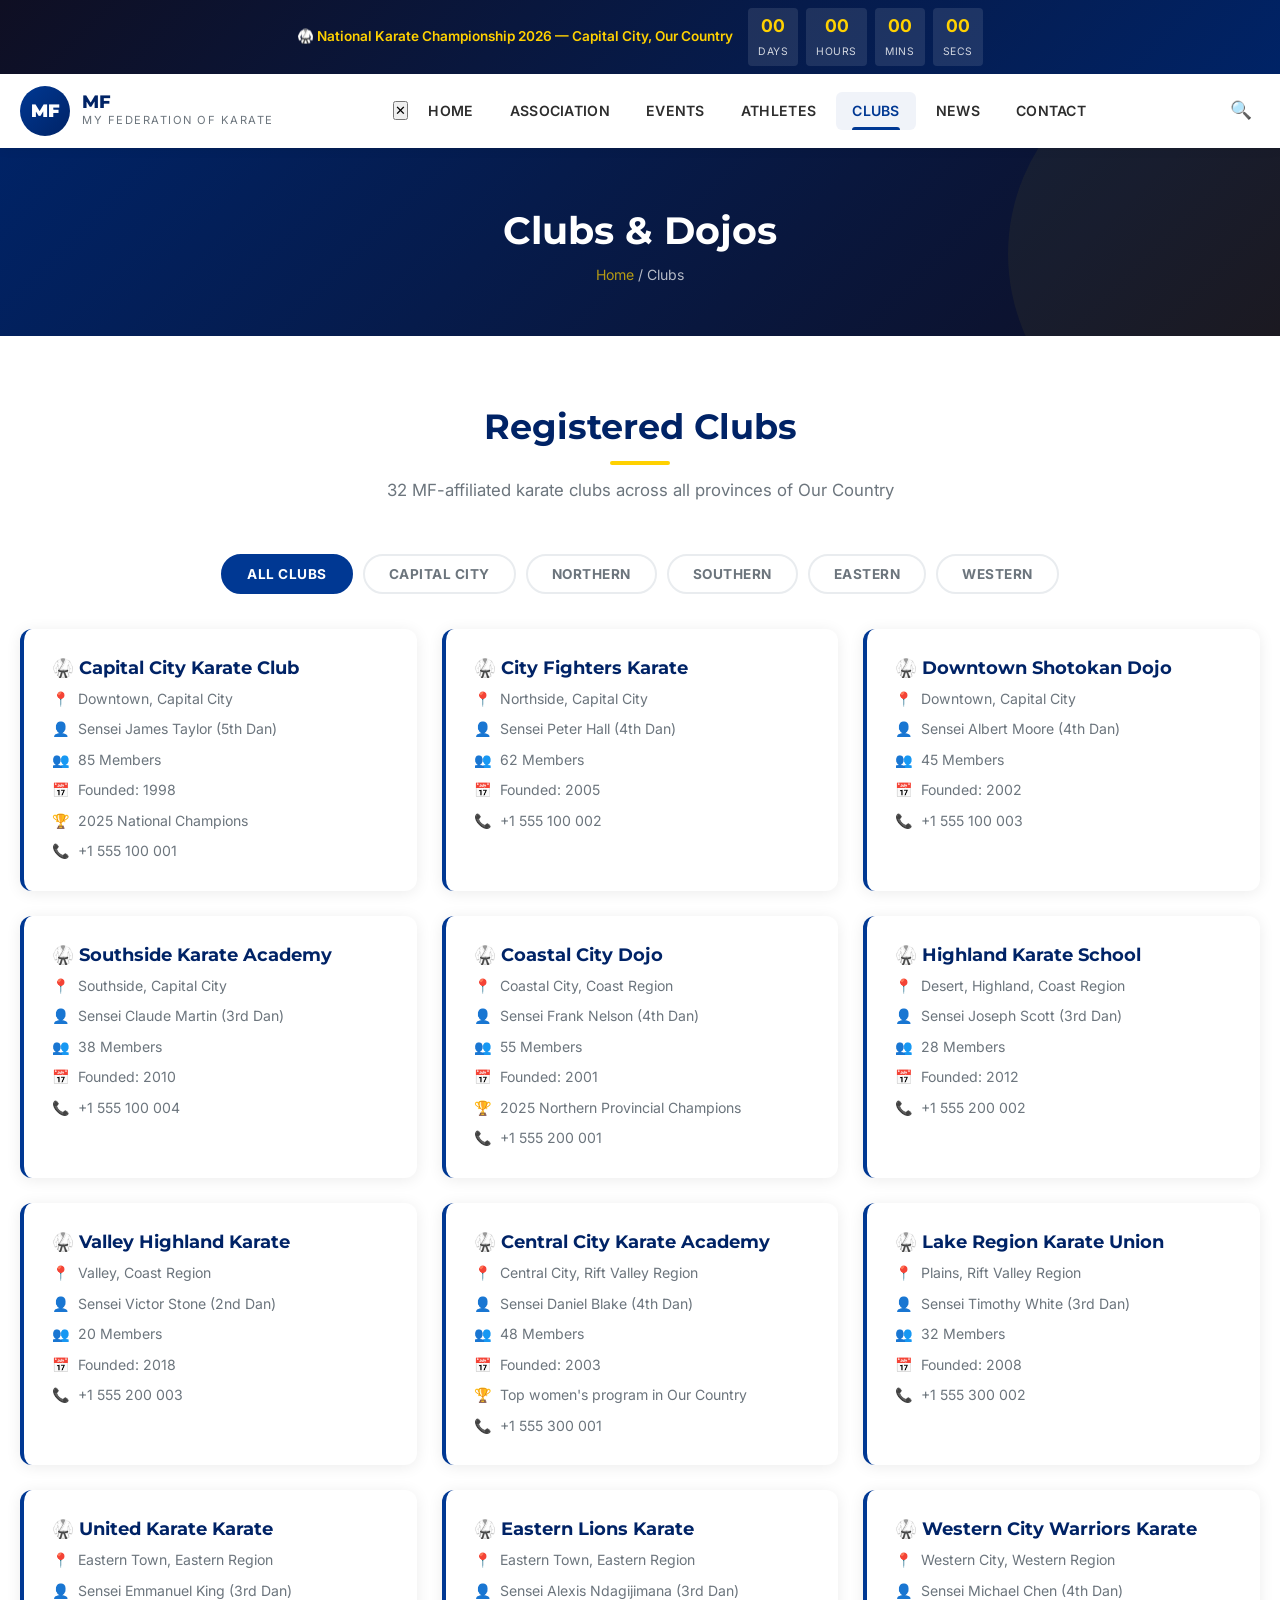
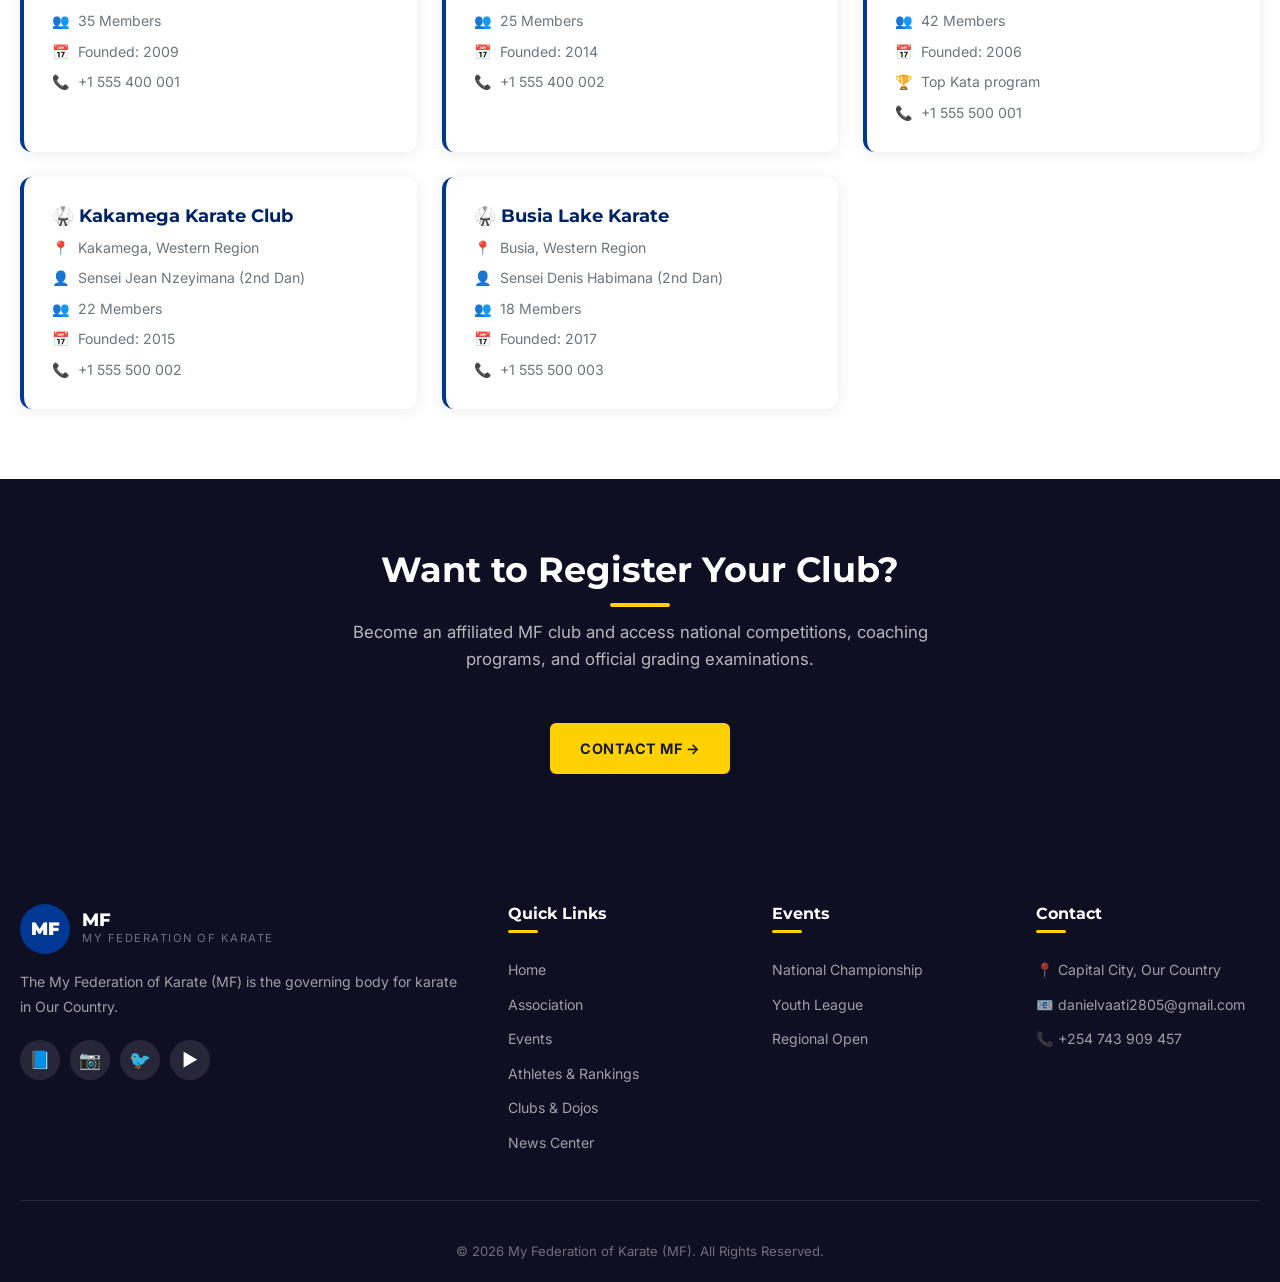
<file: clubs.html>
<!DOCTYPE html>
<html lang="en">
<head>
  <meta charset="UTF-8">
  <meta name="viewport" content="width=device-width, initial-scale=1.0">
  <title>Clubs & Dojos - My Federation of Karate</title>
  <meta name="description" content="Registered karate clubs and dojos across Our Country. Find a club near you.">
  <link rel="preconnect" href="https://fonts.googleapis.com">
  <link rel="preconnect" href="https://fonts.gstatic.com" crossorigin>
  <link href="https://fonts.googleapis.com/css2?family=Inter:wght@400;500;600;700;800&family=Montserrat:wght@700;800;900&display=swap" rel="stylesheet">
  <link rel="stylesheet" href="css/style.css">
</head>
<body>

  <!-- Top Bar -->
  <div class="top-bar">
    <div class="container">
      <div class="event-countdown">
        <span class="event-name">🥋 National Karate Championship 2026 — Capital City, Our Country</span>
        <div class="countdown-units">
          <div class="countdown-unit"><span class="number" id="countdown-days">00</span><span class="label">Days</span></div>
          <div class="countdown-unit"><span class="number" id="countdown-hours">00</span><span class="label">Hours</span></div>
          <div class="countdown-unit"><span class="number" id="countdown-mins">00</span><span class="label">Mins</span></div>
          <div class="countdown-unit"><span class="number" id="countdown-secs">00</span><span class="label">Secs</span></div>
        </div>
      </div>
    </div>
  </div>

  <!-- Header -->
  <header class="header">
    <div class="container">
      <nav class="nav-wrapper">
        <a href="index.html" class="logo">
          <div class="logo-icon">MF</div>
          <div class="logo-text">
            <span class="name">MF</span>
            <span class="subtitle">My Federation of Karate</span>
          </div>
        </a>
        <div class="nav-menu">
          <button class="mobile-close">✕</button>
          <a href="index.html">Home</a>
          <a href="association.html">Association</a>
          <a href="events.html">Events</a>
          <a href="athletes.html">Athletes</a>
          <a href="clubs.html">Clubs</a>
          <a href="news.html">News</a>
          <a href="contact.html">Contact</a>
        </div>
        <div class="nav-right">
          <button class="nav-search-btn" title="Search">🔍</button>
          <button class="hamburger" aria-label="Menu"><span></span><span></span><span></span></button>
        </div>
      </nav>
    </div>
  </header>
  <div class="nav-overlay"></div>

  <!-- Page Banner -->
  <section class="page-banner">
    <div class="container">
      <h1>Clubs & Dojos</h1>
      <p class="breadcrumb"><a href="index.html">Home</a> / Clubs</p>
    </div>
  </section>

  <!-- Clubs by Province -->
  <section class="section">
    <div class="container">
      <div class="section-header fade-in">
        <h2>Registered Clubs</h2>
        <p>32 MF-affiliated karate clubs across all provinces of Our Country</p>
      </div>

      <!-- Province Filter Tabs -->
      <div class="events-tabs">
        <button class="tab-btn active" data-tab="clubs-all">All Clubs</button>
        <button class="tab-btn" data-tab="clubs-kigali">Capital City</button>
        <button class="tab-btn" data-tab="clubs-north">Northern</button>
        <button class="tab-btn" data-tab="clubs-south">Southern</button>
        <button class="tab-btn" data-tab="clubs-east">Eastern</button>
        <button class="tab-btn" data-tab="clubs-west">Western</button>
      </div>

      <!-- All Clubs -->
      <div class="tab-content active" id="clubs-all">
        <div class="clubs-grid">
          <!-- Capital City Clubs -->
          <div class="club-card fade-in">
            <h3>🥋 Capital City Karate Club</h3>
            <div class="club-card-info">
              <span><span class="icon">📍</span> Downtown, Capital City</span>
              <span><span class="icon">👤</span> Sensei James Taylor (5th Dan)</span>
              <span><span class="icon">👥</span> 85 Members</span>
              <span><span class="icon">📅</span> Founded: 1998</span>
              <span><span class="icon">🏆</span> 2025 National Champions</span>
              <span><span class="icon">📞</span> +1 555 100 001</span>
            </div>
          </div>

          <div class="club-card fade-in">
            <h3>🥋 City Fighters Karate</h3>
            <div class="club-card-info">
              <span><span class="icon">📍</span> Northside, Capital City</span>
              <span><span class="icon">👤</span> Sensei Peter Hall (4th Dan)</span>
              <span><span class="icon">👥</span> 62 Members</span>
              <span><span class="icon">📅</span> Founded: 2005</span>
              <span><span class="icon">📞</span> +1 555 100 002</span>
            </div>
          </div>

          <div class="club-card fade-in">
            <h3>🥋 Downtown Shotokan Dojo</h3>
            <div class="club-card-info">
              <span><span class="icon">📍</span> Downtown, Capital City</span>
              <span><span class="icon">👤</span> Sensei Albert Moore (4th Dan)</span>
              <span><span class="icon">👥</span> 45 Members</span>
              <span><span class="icon">📅</span> Founded: 2002</span>
              <span><span class="icon">📞</span> +1 555 100 003</span>
            </div>
          </div>

          <div class="club-card fade-in">
            <h3>🥋 Southside Karate Academy</h3>
            <div class="club-card-info">
              <span><span class="icon">📍</span> Southside, Capital City</span>
              <span><span class="icon">👤</span> Sensei Claude Martin (3rd Dan)</span>
              <span><span class="icon">👥</span> 38 Members</span>
              <span><span class="icon">📅</span> Founded: 2010</span>
              <span><span class="icon">📞</span> +1 555 100 004</span>
            </div>
          </div>

          <!-- Coast Region -->
          <div class="club-card fade-in">
            <h3>🥋 Coastal City Dojo</h3>
            <div class="club-card-info">
              <span><span class="icon">📍</span> Coastal City, Coast Region</span>
              <span><span class="icon">👤</span> Sensei Frank Nelson (4th Dan)</span>
              <span><span class="icon">👥</span> 55 Members</span>
              <span><span class="icon">📅</span> Founded: 2001</span>
              <span><span class="icon">🏆</span> 2025 Northern Provincial Champions</span>
              <span><span class="icon">📞</span> +1 555 200 001</span>
            </div>
          </div>

          <div class="club-card fade-in">
            <h3>🥋 Highland Karate School</h3>
            <div class="club-card-info">
              <span><span class="icon">📍</span> Desert, Highland, Coast Region</span>
              <span><span class="icon">👤</span> Sensei Joseph Scott (3rd Dan)</span>
              <span><span class="icon">👥</span> 28 Members</span>
              <span><span class="icon">📅</span> Founded: 2012</span>
              <span><span class="icon">📞</span> +1 555 200 002</span>
            </div>
          </div>

          <div class="club-card fade-in">
            <h3>🥋 Valley Highland Karate</h3>
            <div class="club-card-info">
              <span><span class="icon">📍</span> Valley, Coast Region</span>
              <span><span class="icon">👤</span> Sensei Victor Stone (2nd Dan)</span>
              <span><span class="icon">👥</span> 20 Members</span>
              <span><span class="icon">📅</span> Founded: 2018</span>
              <span><span class="icon">📞</span> +1 555 200 003</span>
            </div>
          </div>

          <!-- Rift Valley Region -->
          <div class="club-card fade-in">
            <h3>🥋 Central City Karate Academy</h3>
            <div class="club-card-info">
              <span><span class="icon">📍</span> Central City, Rift Valley Region</span>
              <span><span class="icon">👤</span> Sensei Daniel Blake (4th Dan)</span>
              <span><span class="icon">👥</span> 48 Members</span>
              <span><span class="icon">📅</span> Founded: 2003</span>
              <span><span class="icon">🏆</span> Top women's program in Our Country</span>
              <span><span class="icon">📞</span> +1 555 300 001</span>
            </div>
          </div>

          <div class="club-card fade-in">
            <h3>🥋 Lake Region Karate Union</h3>
            <div class="club-card-info">
              <span><span class="icon">📍</span> Plains, Rift Valley Region</span>
              <span><span class="icon">👤</span> Sensei Timothy White (3rd Dan)</span>
              <span><span class="icon">👥</span> 32 Members</span>
              <span><span class="icon">📅</span> Founded: 2008</span>
              <span><span class="icon">📞</span> +1 555 300 002</span>
            </div>
          </div>

          <!-- Eastern Region -->
          <div class="club-card fade-in">
            <h3>🥋 United Karate Karate</h3>
            <div class="club-card-info">
              <span><span class="icon">📍</span> Eastern Town, Eastern Region</span>
              <span><span class="icon">👤</span> Sensei Emmanuel King (3rd Dan)</span>
              <span><span class="icon">👥</span> 35 Members</span>
              <span><span class="icon">📅</span> Founded: 2009</span>
              <span><span class="icon">📞</span> +1 555 400 001</span>
            </div>
          </div>

          <div class="club-card fade-in">
            <h3>🥋 Eastern Lions Karate</h3>
            <div class="club-card-info">
              <span><span class="icon">📍</span> Eastern Town, Eastern Region</span>
              <span><span class="icon">👤</span> Sensei Alexis Ndagijimana (3rd Dan)</span>
              <span><span class="icon">👥</span> 25 Members</span>
              <span><span class="icon">📅</span> Founded: 2014</span>
              <span><span class="icon">📞</span> +1 555 400 002</span>
            </div>
          </div>

          <!-- Western Region -->
          <div class="club-card fade-in">
            <h3>🥋 Western City Warriors Karate</h3>
            <div class="club-card-info">
              <span><span class="icon">📍</span> Western City, Western Region</span>
              <span><span class="icon">👤</span> Sensei Michael Chen (4th Dan)</span>
              <span><span class="icon">👥</span> 42 Members</span>
              <span><span class="icon">📅</span> Founded: 2006</span>
              <span><span class="icon">🏆</span> Top Kata program</span>
              <span><span class="icon">📞</span> +1 555 500 001</span>
            </div>
          </div>

          <div class="club-card fade-in">
            <h3>🥋 Kakamega Karate Club</h3>
            <div class="club-card-info">
              <span><span class="icon">📍</span> Kakamega, Western Region</span>
              <span><span class="icon">👤</span> Sensei Jean Nzeyimana (2nd Dan)</span>
              <span><span class="icon">👥</span> 22 Members</span>
              <span><span class="icon">📅</span> Founded: 2015</span>
              <span><span class="icon">📞</span> +1 555 500 002</span>
            </div>
          </div>

          <div class="club-card fade-in">
            <h3>🥋 Busia Lake Karate</h3>
            <div class="club-card-info">
              <span><span class="icon">📍</span> Busia, Western Region</span>
              <span><span class="icon">👤</span> Sensei Denis Habimana (2nd Dan)</span>
              <span><span class="icon">👥</span> 18 Members</span>
              <span><span class="icon">📅</span> Founded: 2017</span>
              <span><span class="icon">📞</span> +1 555 500 003</span>
            </div>
          </div>
        </div>
      </div>

      <!-- Capital City Only -->
      <div class="tab-content" id="clubs-kigali">
        <div class="clubs-grid">
          <div class="club-card fade-in">
            <h3>🥋 Capital City Karate Club</h3>
            <div class="club-card-info">
              <span><span class="icon">📍</span> Downtown, Capital City</span>
              <span><span class="icon">👤</span> Sensei James Taylor (5th Dan)</span>
              <span><span class="icon">👥</span> 85 Members</span>
              <span><span class="icon">🏆</span> 2025 National Champions</span>
            </div>
          </div>
          <div class="club-card fade-in">
            <h3>🥋 City Fighters Karate</h3>
            <div class="club-card-info">
              <span><span class="icon">📍</span> Northside, Capital City</span>
              <span><span class="icon">👤</span> Sensei Peter Hall (4th Dan)</span>
              <span><span class="icon">👥</span> 62 Members</span>
            </div>
          </div>
          <div class="club-card fade-in">
            <h3>🥋 Downtown Shotokan Dojo</h3>
            <div class="club-card-info">
              <span><span class="icon">📍</span> Downtown, Capital City</span>
              <span><span class="icon">👤</span> Sensei Albert Moore (4th Dan)</span>
              <span><span class="icon">👥</span> 45 Members</span>
            </div>
          </div>
          <div class="club-card fade-in">
            <h3>🥋 Southside Karate Academy</h3>
            <div class="club-card-info">
              <span><span class="icon">📍</span> Southside, Capital City</span>
              <span><span class="icon">👤</span> Sensei Claude Martin (3rd Dan)</span>
              <span><span class="icon">👥</span> 38 Members</span>
            </div>
          </div>
        </div>
      </div>

      <!-- Northern Only -->
      <div class="tab-content" id="clubs-north">
        <div class="clubs-grid">
          <div class="club-card fade-in">
            <h3>🥋 Coastal City Dojo</h3>
            <div class="club-card-info">
              <span><span class="icon">📍</span> Coastal City, Coast Region</span>
              <span><span class="icon">👤</span> Sensei Frank Nelson (4th Dan)</span>
              <span><span class="icon">👥</span> 55 Members</span>
            </div>
          </div>
          <div class="club-card fade-in">
            <h3>🥋 Highland Karate School</h3>
            <div class="club-card-info">
              <span><span class="icon">📍</span> Desert, Highland</span>
              <span><span class="icon">👤</span> Sensei Joseph Scott (3rd Dan)</span>
              <span><span class="icon">👥</span> 28 Members</span>
            </div>
          </div>
          <div class="club-card fade-in">
            <h3>🥋 Valley Highland Karate</h3>
            <div class="club-card-info">
              <span><span class="icon">📍</span> Valley, Coast Region</span>
              <span><span class="icon">👤</span> Sensei Victor Stone (2nd Dan)</span>
              <span><span class="icon">👥</span> 20 Members</span>
            </div>
          </div>
        </div>
      </div>

      <!-- Southern Only -->
      <div class="tab-content" id="clubs-south">
        <div class="clubs-grid">
          <div class="club-card fade-in">
            <h3>🥋 Central City Karate Academy</h3>
            <div class="club-card-info">
              <span><span class="icon">📍</span> Central City, Rift Valley Region</span>
              <span><span class="icon">👤</span> Sensei Daniel Blake (4th Dan)</span>
              <span><span class="icon">👥</span> 48 Members</span>
            </div>
          </div>
          <div class="club-card fade-in">
            <h3>🥋 Lake Region Karate Union</h3>
            <div class="club-card-info">
              <span><span class="icon">📍</span> Plains, Rift Valley Region</span>
              <span><span class="icon">👤</span> Sensei Timothy White (3rd Dan)</span>
              <span><span class="icon">👥</span> 32 Members</span>
            </div>
          </div>
        </div>
      </div>

      <!-- Eastern Only -->
      <div class="tab-content" id="clubs-east">
        <div class="clubs-grid">
          <div class="club-card fade-in">
            <h3>🥋 United Karate Karate</h3>
            <div class="club-card-info">
              <span><span class="icon">📍</span> Eastern Town, Eastern Region</span>
              <span><span class="icon">👤</span> Sensei Emmanuel King (3rd Dan)</span>
              <span><span class="icon">👥</span> 35 Members</span>
            </div>
          </div>
          <div class="club-card fade-in">
            <h3>🥋 Eastern Lions Karate</h3>
            <div class="club-card-info">
              <span><span class="icon">📍</span> Eastern Town, Eastern Region</span>
              <span><span class="icon">👤</span> Sensei Alexis Ndagijimana (3rd Dan)</span>
              <span><span class="icon">👥</span> 25 Members</span>
            </div>
          </div>
        </div>
      </div>

      <!-- Western Only -->
      <div class="tab-content" id="clubs-west">
        <div class="clubs-grid">
          <div class="club-card fade-in">
            <h3>🥋 Western City Warriors Karate</h3>
            <div class="club-card-info">
              <span><span class="icon">📍</span> Western City, Western Region</span>
              <span><span class="icon">👤</span> Sensei Michael Chen (4th Dan)</span>
              <span><span class="icon">👥</span> 42 Members</span>
            </div>
          </div>
          <div class="club-card fade-in">
            <h3>🥋 Kakamega Karate Club</h3>
            <div class="club-card-info">
              <span><span class="icon">📍</span> Kakamega, Western Region</span>
              <span><span class="icon">👤</span> Sensei Jean Nzeyimana (2nd Dan)</span>
              <span><span class="icon">👥</span> 22 Members</span>
            </div>
          </div>
          <div class="club-card fade-in">
            <h3>🥋 Busia Lake Karate</h3>
            <div class="club-card-info">
              <span><span class="icon">📍</span> Busia, Western Region</span>
              <span><span class="icon">👤</span> Sensei Denis Habimana (2nd Dan)</span>
              <span><span class="icon">👥</span> 18 Members</span>
            </div>
          </div>
        </div>
      </div>

    </div>
  </section>

  <!-- Join / Register CTA -->
  <section class="section section-dark">
    <div class="container">
      <div class="section-header fade-in">
        <h2>Want to Register Your Club?</h2>
        <p>Become an affiliated MF club and access national competitions, coaching programs, and official grading examinations.</p>
      </div>
      <div style="text-align: center;">
        <a href="contact.html" class="btn btn-secondary">Contact MF →</a>
      </div>
    </div>
  </section>

  <!-- Footer -->
  <footer class="footer">
    <div class="container">
      <div class="footer-grid">
        <div class="footer-about">
          <div class="logo">
            <div class="logo-icon">MF</div>
            <div class="logo-text">
              <span class="name" style="color:#fff">MF</span>
              <span class="subtitle">My Federation of Karate</span>
            </div>
          </div>
          <p>The My Federation of Karate (MF) is the governing body for karate in Our Country.</p>
          <div class="footer-social">
            <a href="#" title="Facebook">📘</a>
            <a href="#" title="Instagram">📷</a>
            <a href="#" title="X / Twitter">🐦</a>
            <a href="#" title="YouTube">▶️</a>
          </div>
        </div>
        <div>
          <h4>Quick Links</h4>
          <div class="footer-links">
            <a href="index.html">Home</a>
            <a href="association.html">Association</a>
            <a href="events.html">Events</a>
            <a href="athletes.html">Athletes & Rankings</a>
            <a href="clubs.html">Clubs & Dojos</a>
            <a href="news.html">News Center</a>
          </div>
        </div>
        <div>
          <h4>Events</h4>
          <div class="footer-links">
            <a href="events.html">National Championship</a>
            <a href="events.html">Youth League</a>
            <a href="events.html">Regional Open</a>
          </div>
        </div>
        <div>
          <h4>Contact</h4>
          <div class="footer-links">
            <a href="contact.html">📍 Capital City, Our Country</a>
            <a href="mailto:danielvaati2805@gmail.com">📧 danielvaati2805@gmail.com</a>
            <a href="tel:+250788000000">📞 +254 743 909 457</a>
          </div>
        </div>
      </div>
      <div class="footer-bottom">
        <p>© 2026 My Federation of Karate (MF). All Rights Reserved. </p>
      </div>
    </div>
  </footer>

  <button class="scroll-top" title="Back to top">↑</button>
  <script src="js/main.js"></script>
</body>
</html>
</file>
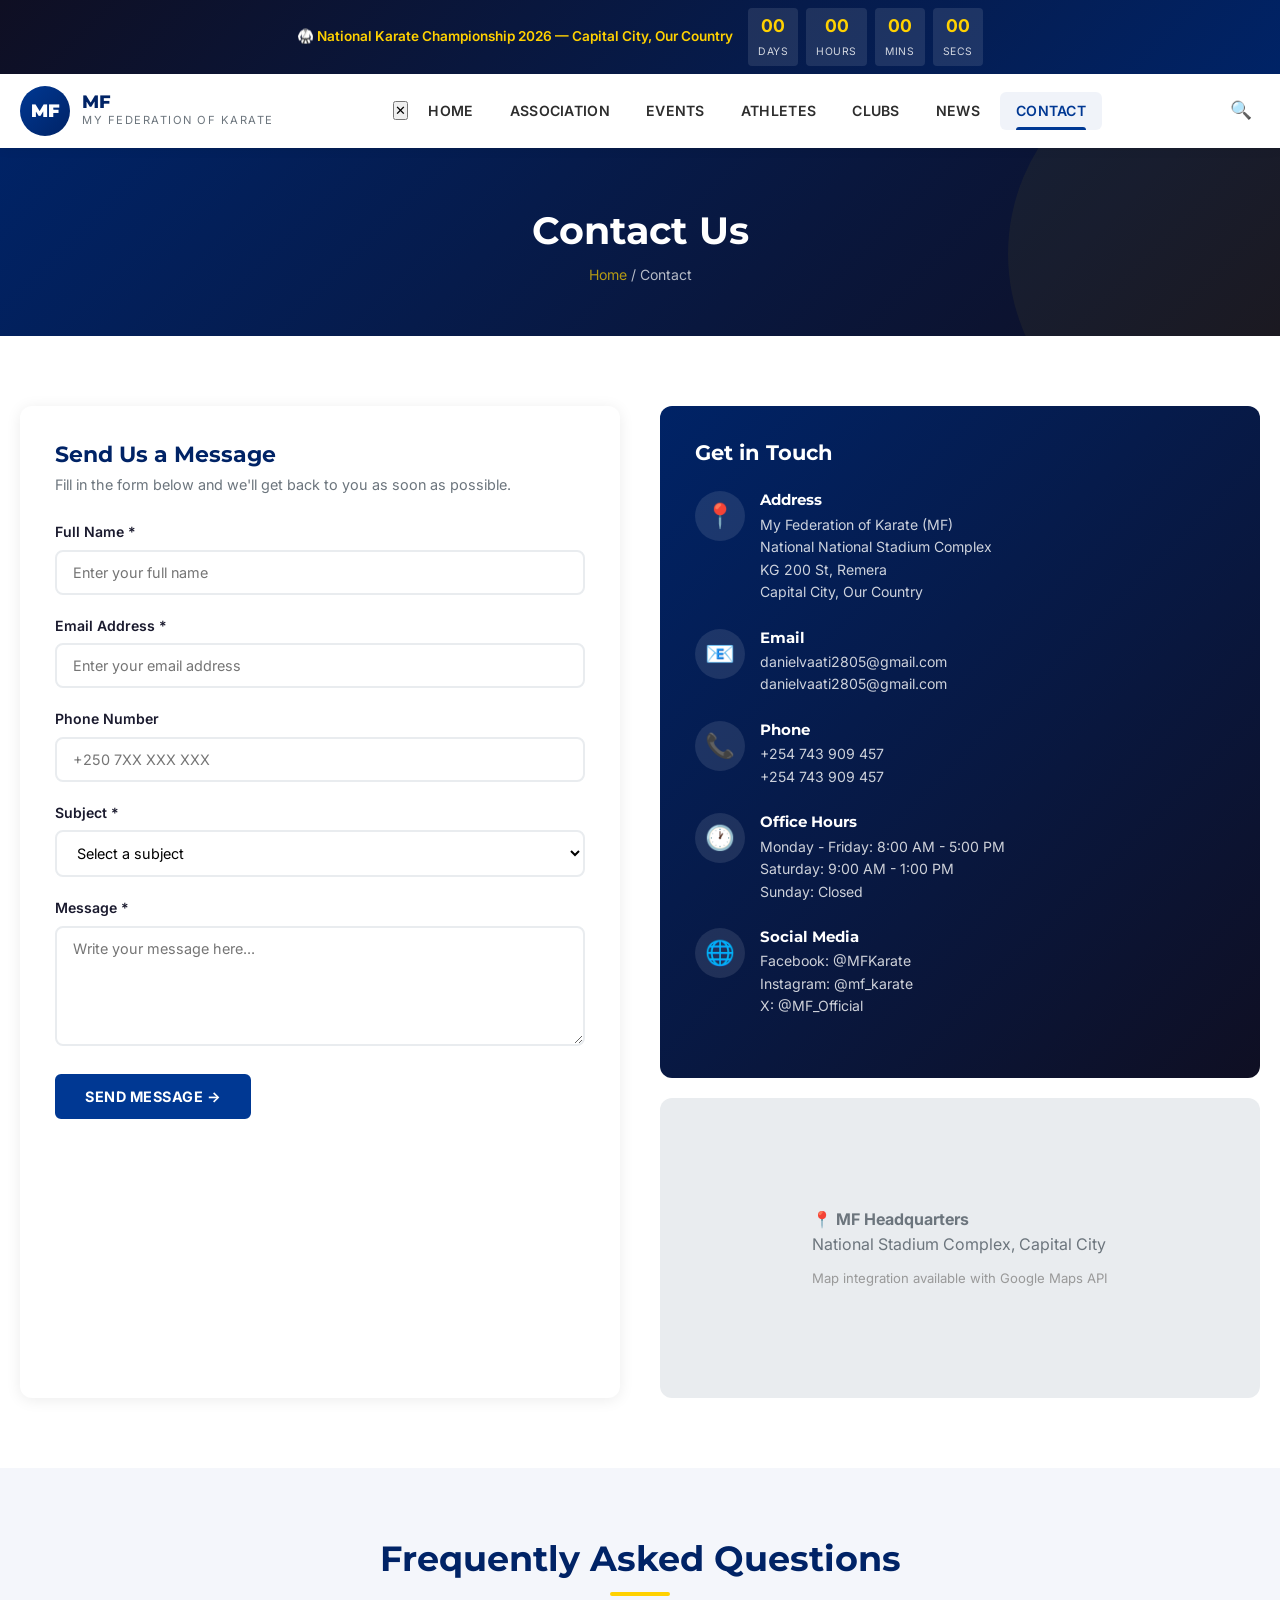
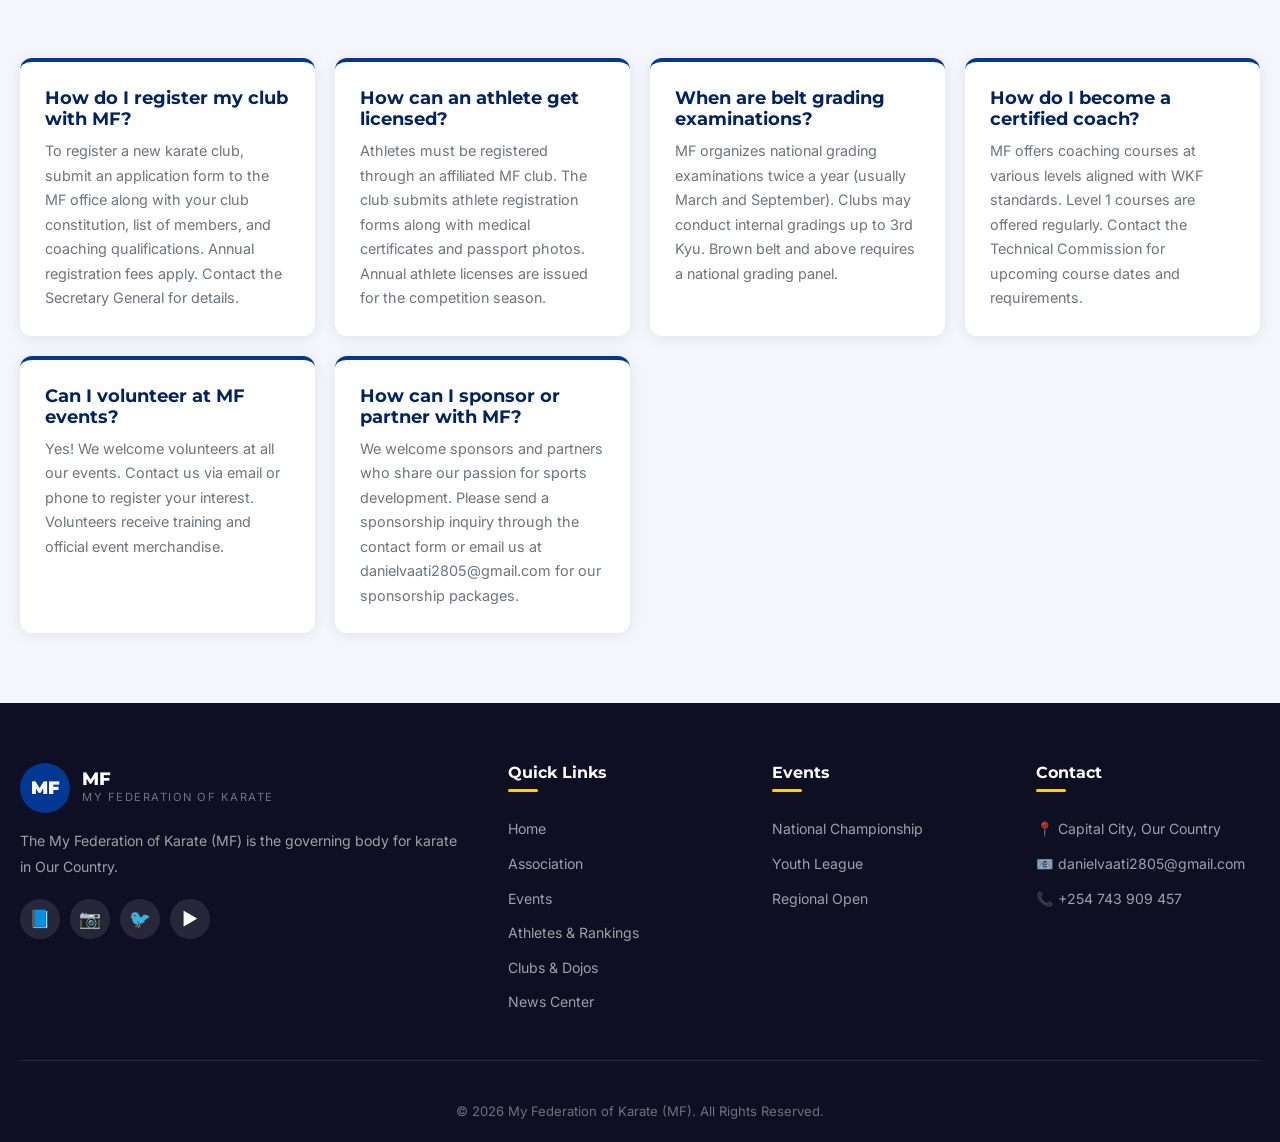
<file: contact.html>
<!DOCTYPE html>
<html lang="en">
<head>
  <meta charset="UTF-8">
  <meta name="viewport" content="width=device-width, initial-scale=1.0">
  <title>Contact Us - My Federation of Karate</title>
  <meta name="description" content="Get in touch with the My Federation of Karate (MF). Contact information and inquiry form.">
  <link rel="preconnect" href="https://fonts.googleapis.com">
  <link rel="preconnect" href="https://fonts.gstatic.com" crossorigin>
  <link href="https://fonts.googleapis.com/css2?family=Inter:wght@400;500;600;700;800&family=Montserrat:wght@700;800;900&display=swap" rel="stylesheet">
  <link rel="stylesheet" href="css/style.css">
</head>
<body>

  <!-- Top Bar -->
  <div class
="top-bar">
    <div class="container">
      <div class="event-countdown">
        <span class="event-name">🥋 National Karate Championship 2026 — Capital City, Our Country</span>
        <div class="countdown-units">
          <div class="countdown-unit"><span class="number" id="countdown-days">00</span><span class="label">Days</span></div>
          <div class="countdown-unit"><span class="number" id="countdown-hours">00</span><span class="label">Hours</span></div>
          <div class="countdown-unit"><span class="number" id="countdown-mins">00</span><span class="label">Mins</span></div>
          <div class="countdown-unit"><span class="number" id="countdown-secs">00</span><span class="label">Secs</span></div>
        </div>
      </div>
    </div>
  </div>

  <!-- Header -->
  <header class="header">
    <div class="container">
      <nav class="nav-wrapper">
        <a href="index.html" class="logo">
          <div class="logo-icon">MF</div>
          <div class="logo-text">
            <span class="name">MF</span>
            <span class="subtitle">My Federation of Karate</span>
          </div>
        </a>
        <div class="nav-menu">
          <button class="mobile-close">✕</button>
          <a href="index.html">Home</a>
          <a href="association.html">Association</a>
          <a href="events.html">Events</a>
          <a href="athletes.html">Athletes</a>
          <a href="clubs.html">Clubs</a>
          <a href="news.html">News</a>
          <a href="contact.html">Contact</a>
        </div>
        <div class="nav-right">
          <button class="nav-search-btn" title="Search">🔍</button>
          <button class="hamburger" aria-label="Menu"><span></span><span></span><span></span></button>
        </div>
      </nav>
    </div>
  </header>
  <div class="nav-overlay"></div>

  <!-- Page Banner -->
  <section class="page-banner">
    <div class="container">
      <h1>Contact Us</h1>
      <p class="breadcrumb"><a href="index.html">Home</a> / Contact</p>
    </div>
  </section>

  <!-- Contact Section -->
  <section class="section">
    <div class="container">
      <div class="contact-grid">

        <!-- Contact Form -->
        <div class="contact-form fade-in">
          <h3 style="font-size: 1.4rem; margin-bottom: 5px; color: var(--primary-dark);">Send Us a Message</h3>
          <p style="color: var(--gray); margin-bottom: 25px; font-size: 0.9rem;">Fill in the form below and we'll get back to you as soon as possible.</p>

          <form id="contact-form">
            <div class="form-group">
              <label for="name">Full Name *</label>
              <input type="text" id="name" name="name" placeholder="Enter your full name" required>
            </div>

            <div class="form-group">
              <label for="email">Email Address *</label>
              <input type="email" id="email" name="email" placeholder="Enter your email address" required>
            </div>

            <div class="form-group">
              <label for="phone">Phone Number</label>
              <input type="tel" id="phone" name="phone" placeholder="+250 7XX XXX XXX">
            </div>

            <div class="form-group">
              <label for="subject">Subject *</label>
              <select id="subject" name="subject" required>
                <option value="">Select a subject</option>
                <option value="general">General Inquiry</option>
                <option value="membership">Club Membership / Registration</option>
                <option value="events">Event Information</option>
                <option value="athletes">Athlete Registration</option>
                <option value="coaching">Coaching / Grading</option>
                <option value="sponsorship">Sponsorship / Partnership</option>
                <option value="media">Media / Press Inquiry</option>
                <option value="other">Other</option>
              </select>
            </div>

            <div class="form-group">
              <label for="message">Message *</label>
              <textarea id="message" name="message" placeholder="Write your message here..." required></textarea>
            </div>

            <button type="submit" class="btn btn-primary">Send Message →</button>
          </form>
        </div>

        <!-- Contact Info -->
        <div class="fade-in">
          <div class="contact-info-card">
            <h3>Get in Touch</h3>

            <div class="contact-info-item">
              <div class="icon">📍</div>
              <div>
                <h4>Address</h4>
                <p>My Federation of Karate (MF)<br>
                National National Stadium Complex<br>
                KG 200 St, Remera<br>
                Capital City, Our Country</p>
              </div>
            </div>

            <div class="contact-info-item">
              <div class="icon">📧</div>
              <div>
                <h4>Email</h4>
                <p>danielvaati2805@gmail.com<br>
                danielvaati2805@gmail.com</p>
              </div>
            </div>

            <div class="contact-info-item">
              <div class="icon">📞</div>
              <div>
                <h4>Phone</h4>
                <p>+254 743 909 457<br>
                +254 743 909 457</p>
              </div>
            </div>

            <div class="contact-info-item">
              <div class="icon">🕐</div>
              <div>
                <h4>Office Hours</h4>
                <p>Monday - Friday: 8:00 AM - 5:00 PM<br>
                Saturday: 9:00 AM - 1:00 PM<br>
                Sunday: Closed</p>
              </div>
            </div>

            <div class="contact-info-item">
              <div class="icon">🌐</div>
              <div>
                <h4>Social Media</h4>
                <p>Facebook: @MFKarate<br>
                Instagram: @mf_karate<br>
                X: @MF_Official</p>
              </div>
            </div>
          </div>

          <!-- Map Placeholder -->
          <div class="map-placeholder">
            <div>
              <p>📍 <strong>MF Headquarters</strong></p>
              <p>National Stadium Complex, Capital City</p>
              <p style="margin-top:10px; font-size: 0.82rem; color: #999;">Map integration available with Google Maps API</p>
            </div>
          </div>
        </div>

      </div>
    </div>
  </section>

  <!-- FAQ Section -->
  <section class="section section-light">
    <div class="container">
      <div class="section-header fade-in">
        <h2>Frequently Asked Questions</h2>
      </div>

      <div class="info-cards">
        <div class="info-card fade-in">
          <h3>How do I register my club with MF?</h3>
          <p>To register a new karate club, submit an application form to the MF office along with your club constitution, list of members, and coaching qualifications. Annual registration fees apply. Contact the Secretary General for details.</p>
        </div>
        <div class="info-card fade-in">
          <h3>How can an athlete get licensed?</h3>
          <p>Athletes must be registered through an affiliated MF club. The club submits athlete registration forms along with medical certificates and passport photos. Annual athlete licenses are issued for the competition season.</p>
        </div>
        <div class="info-card fade-in">
          <h3>When are belt grading examinations?</h3>
          <p>MF organizes national grading examinations twice a year (usually March and September). Clubs may conduct internal gradings up to 3rd Kyu. Brown belt and above requires a national grading panel.</p>
        </div>
        <div class="info-card fade-in">
          <h3>How do I become a certified coach?</h3>
          <p>MF offers coaching courses at various levels aligned with WKF standards. Level 1 courses are offered regularly. Contact the Technical Commission for upcoming course dates and requirements.</p>
        </div>
        <div class="info-card fade-in">
          <h3>Can I volunteer at MF events?</h3>
          <p>Yes! We welcome volunteers at all our events. Contact us via email or phone to register your interest. Volunteers receive training and official event merchandise.</p>
        </div>
        <div class="info-card fade-in">
          <h3>How can I sponsor or partner with MF?</h3>
          <p>We welcome sponsors and partners who share our passion for sports development. Please send a sponsorship inquiry through the contact form or email us at danielvaati2805@gmail.com for our sponsorship packages.</p>
        </div>
      </div>
    </div>
  </section>

  <!-- Footer -->
  <footer class="footer">
    <div class="container">
      <div class="footer-grid">
        <div class="footer-about">
          <div class="logo">
            <div class="logo-icon">MF</div>
            <div class="logo-text">
              <span class="name" style="color:#fff">MF</span>
              <span class="subtitle">My Federation of Karate</span>
            </div>
          </div>
          <p>The My Federation of Karate (MF) is the governing body for karate in Our Country.</p>
          <div class="footer-social">
            <a href="#" title="Facebook">📘</a>
            <a href="#" title="Instagram">📷</a>
            <a href="#" title="X / Twitter">🐦</a>
            <a href="#" title="YouTube">▶️</a>
          </div>
        </div>
        <div>
          <h4>Quick Links</h4>
          <div class="footer-links">
            <a href="index.html">Home</a>
            <a href="association.html">Association</a>
            <a href="events.html">Events</a>
            <a href="athletes.html">Athletes & Rankings</a>
            <a href="clubs.html">Clubs & Dojos</a>
            <a href="news.html">News Center</a>
          </div>
        </div>
        <div>
          <h4>Events</h4>
          <div class="footer-links">
            <a href="events.html">National Championship</a>
            <a href="events.html">Youth League</a>
            <a href="events.html">Regional Open</a>
          </div>
        </div>
        <div>
          <h4>Contact</h4>
          <div class="footer-links">
            <a href="contact.html">📍 Capital City, Our Country</a>
            <a href="mailto:danielvaati2805@gmail.com">📧 danielvaati2805@gmail.com</a>
            <a href="tel:+250788000000">📞 +254 743 909 457</a>
          </div>
        </div>
      </div>
      <div class="footer-bottom">
        <p>© 2026 My Federation of Karate (MF). All Rights Reserved. </p>
      </div>
    </div>
  </footer>

  <button class="scroll-top" title="Back to top">↑</button>
  <script src="js/main.js"></script>
</body>
</html>
</file>
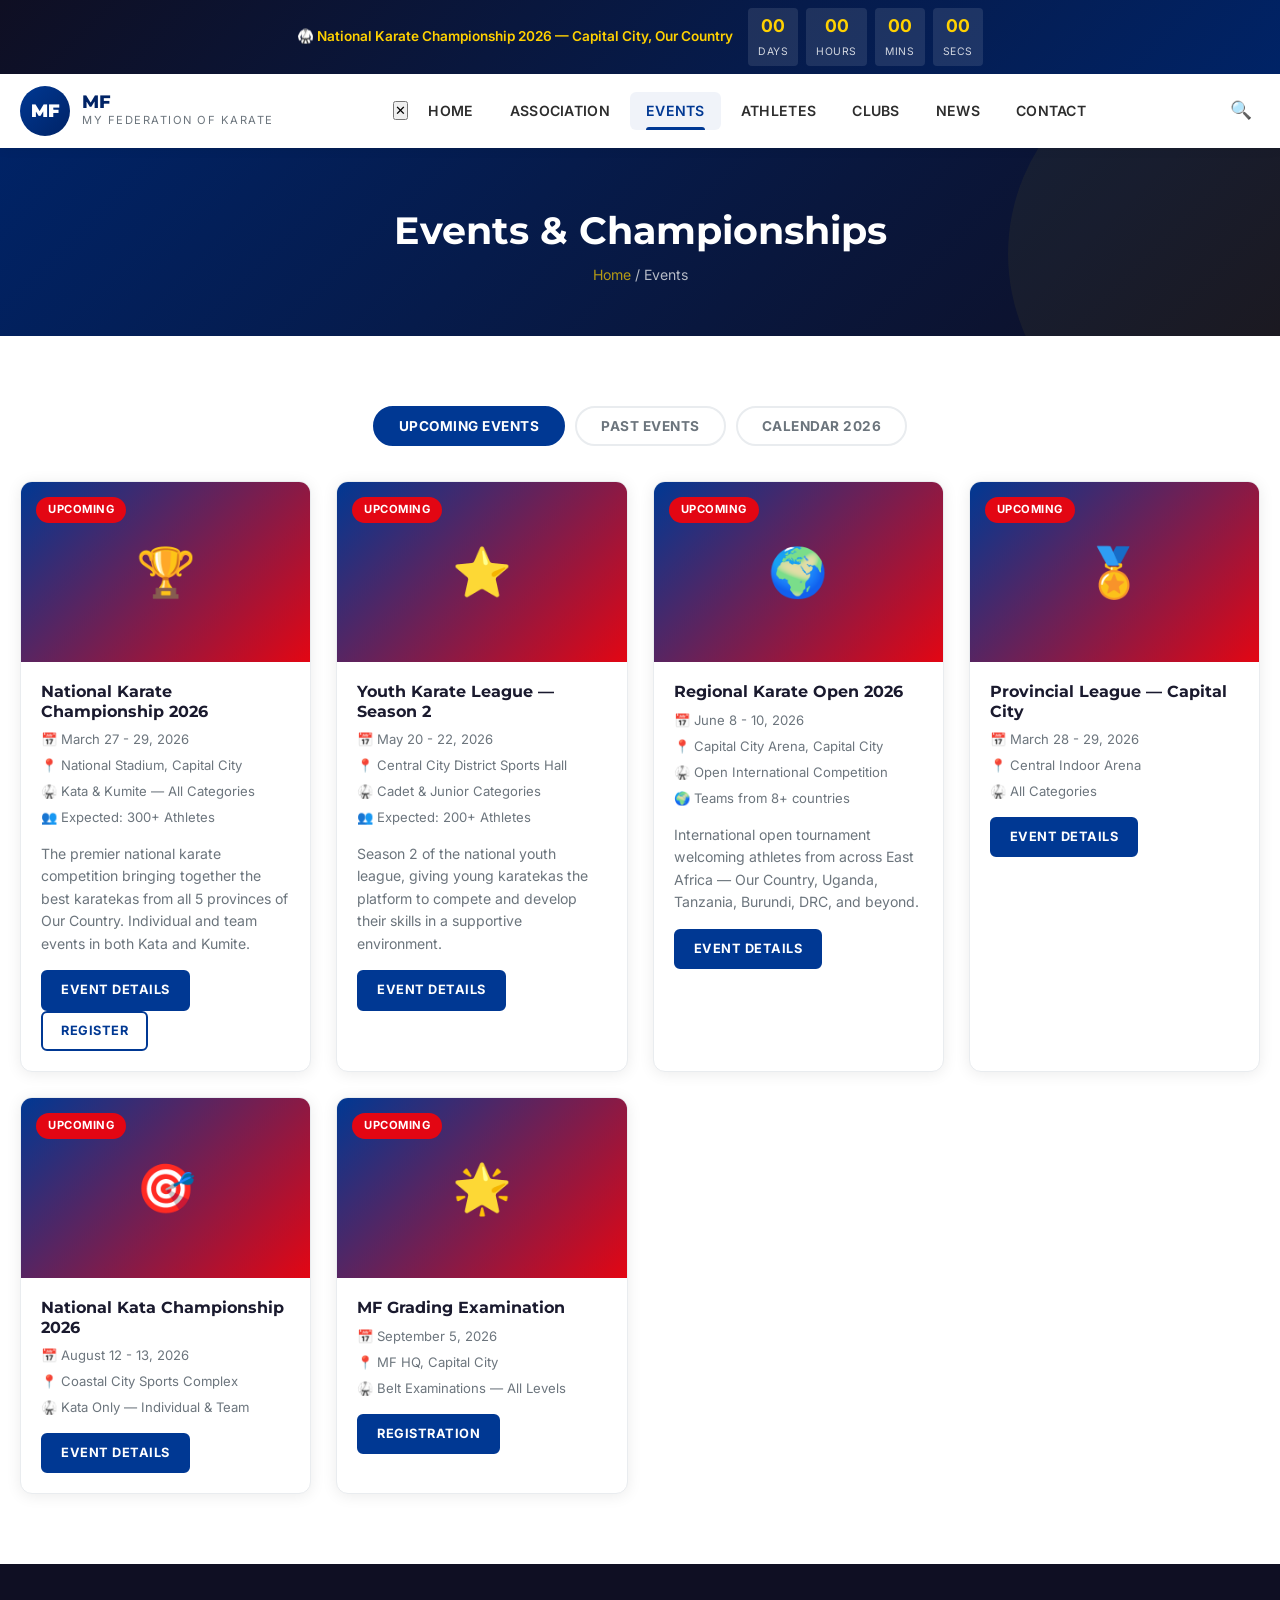
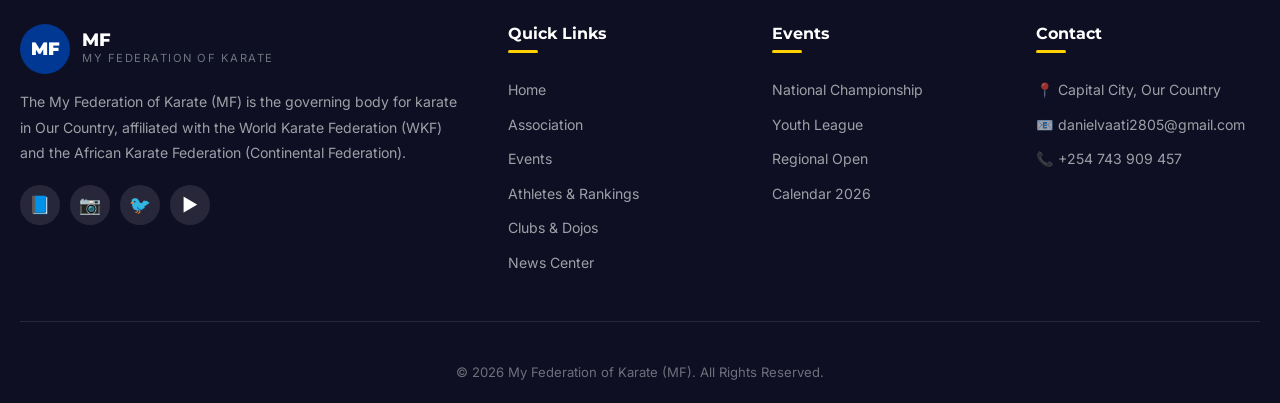
<file: events.html>
<!DOCTYPE html>
<html lang="en">
<head>
  <meta charset="UTF-8">
  <meta name="viewport" content="width=device-width, initial-scale=1.0">
  <title>Events & Championships - My Federation of Karate</title>
  <meta name="description" content="Upcoming and past karate events, championships, and competitions organized by MF.">
  <link rel="preconnect" href="https://fonts.googleapis.com">
  <link rel="preconnect" href="https://fonts.gstatic.com" crossorigin>
  <link href="https://fonts.googleapis.com/css2?family=Inter:wght@400;500;600;700;800&family=Montserrat:wght@700;800;900&display=swap" rel="stylesheet">
  <link rel="stylesheet" href="css/style.css">
</head>
<body>

  <!-- Top Bar -->
  <div class="top-bar">
    <div class="container">
      <div class="event-countdown">
        <span class="event-name">🥋 National Karate Championship 2026 — Capital City, Our Country</span>
        <div class="countdown-units">
          <div class="countdown-unit"><span class="number" id="countdown-days">00</span><span class="label">Days</span></div>
          <div class="countdown-unit"><span class="number" id="countdown-hours">00</span><span class="label">Hours</span></div>
          <div class="countdown-unit"><span class="number" id="countdown-mins">00</span><span class="label">Mins</span></div>
          <div class="countdown-unit"><span class="number" id="countdown-secs">00</span><span class="label">Secs</span></div>
        </div>
      </div>
    </div>
  </div>

  <!-- Header -->
  <header class="header">
    <div class="container">
      <nav class="nav-wrapper">
        <a href="index.html" class="logo">
          <div class="logo-icon">MF</div>
          <div class="logo-text">
            <span class="name">MF</span>
            <span class="subtitle">My Federation of Karate</span>
          </div>
        </a>
        <div class="nav-menu">
          <button class="mobile-close">✕</button>
          <a href="index.html">Home</a>
          <a href="association.html">Association</a>
          <a href="events.html">Events</a>
          <a href="athletes.html">Athletes</a>
          <a href="clubs.html">Clubs</a>
          <a href="news.html">News</a>
          <a href="contact.html">Contact</a>
        </div>
        <div class="nav-right">
          <button class="nav-search-btn" title="Search">🔍</button>
          <button class="hamburger" aria-label="Menu"><span></span><span></span><span></span></button>
        </div>
      </nav>
    </div>
  </header>
  <div class="nav-overlay"></div>

  <!-- Page Banner -->
  <section class="page-banner">
    <div class="container">
      <h1>Events & Championships</h1>
      <p class="breadcrumb"><a href="index.html">Home</a> / Events</p>
    </div>
  </section>

  <!-- Event Tabs -->
  <section class="section tab-section">
    <div class="container">
      <div class="events-tabs">
        <button class="tab-btn active" data-tab="tab-upcoming">Upcoming Events</button>
        <button class="tab-btn" data-tab="tab-past">Past Events</button>
        <button class="tab-btn" data-tab="tab-calendar">Calendar 2026</button>
      </div>

      <!-- Upcoming Events Tab -->
      <div class="tab-content active" id="tab-upcoming">
        <div class="event-cards">
          <div class="event-card fade-in">
            <span class="event-card-badge badge-upcoming">Upcoming</span>
            <div class="event-card-img">🏆</div>
            <div class="event-card-body">
              <h3>National Karate Championship 2026</h3>
              <div class="event-card-meta">
                <span>📅 March 27 - 29, 2026</span>
                <span>📍 National Stadium, Capital City</span>
                <span>🥋 Kata & Kumite — All Categories</span>
                <span>👥 Expected: 300+ Athletes</span>
              </div>
              <p class="news-card-body" style="padding: 0; margin-bottom: 15px; font-size: 0.88rem; color: #6c757d;">
                The premier national karate competition bringing together the best karatekas from all 5 provinces of Our Country. Individual and team events in both Kata and Kumite.
              </p>
              <a href="#" class="btn btn-primary btn-sm">Event Details</a>
              <a href="#" class="btn btn-outline-dark btn-sm">Register</a>
            </div>
          </div>

          <div class="event-card fade-in">
            <span class="event-card-badge badge-upcoming">Upcoming</span>
            <div class="event-card-img">⭐</div>
            <div class="event-card-body">
              <h3>Youth Karate League — Season 2</h3>
              <div class="event-card-meta">
                <span>📅 May 20 - 22, 2026</span>
                <span>📍 Central City District Sports Hall</span>
                <span>🥋 Cadet & Junior Categories</span>
                <span>👥 Expected: 200+ Athletes</span>
              </div>
              <p class="news-card-body" style="padding: 0; margin-bottom: 15px; font-size: 0.88rem; color: #6c757d;">
                Season 2 of the national youth league, giving young karatekas the platform to compete and develop their skills in a supportive environment.
              </p>
              <a href="#" class="btn btn-primary btn-sm">Event Details</a>
            </div>
          </div>

          <div class="event-card fade-in">
            <span class="event-card-badge badge-upcoming">Upcoming</span>
            <div class="event-card-img">🌍</div>
            <div class="event-card-body">
              <h3>Regional Karate Open 2026</h3>
              <div class="event-card-meta">
                <span>📅 June 8 - 10, 2026</span>
                <span>📍 Capital City Arena, Capital City</span>
                <span>🥋 Open International Competition</span>
                <span>🌍 Teams from 8+ countries</span>
              </div>
              <p class="news-card-body" style="padding: 0; margin-bottom: 15px; font-size: 0.88rem; color: #6c757d;">
                International open tournament welcoming athletes from across East Africa — Our Country, Uganda, Tanzania, Burundi, DRC, and beyond.
              </p>
              <a href="#" class="btn btn-primary btn-sm">Event Details</a>
            </div>
          </div>

          <div class="event-card fade-in">
            <span class="event-card-badge badge-upcoming">Upcoming</span>
            <div class="event-card-img">🏅</div>
            <div class="event-card-body">
              <h3>Provincial League — Capital City</h3>
              <div class="event-card-meta">
                <span>📅 March 28 - 29, 2026</span>
                <span>📍 Central Indoor Arena</span>
                <span>🥋 All Categories</span>
              </div>
              <a href="#" class="btn btn-primary btn-sm">Event Details</a>
            </div>
          </div>

          <div class="event-card fade-in">
            <span class="event-card-badge badge-upcoming">Upcoming</span>
            <div class="event-card-img">🎯</div>
            <div class="event-card-body">
              <h3>National Kata Championship 2026</h3>
              <div class="event-card-meta">
                <span>📅 August 12 - 13, 2026</span>
                <span>📍 Coastal City Sports Complex</span>
                <span>🥋 Kata Only — Individual & Team</span>
              </div>
              <a href="#" class="btn btn-primary btn-sm">Event Details</a>
            </div>
          </div>

          <div class="event-card fade-in">
            <span class="event-card-badge badge-upcoming">Upcoming</span>
            <div class="event-card-img">🌟</div>
            <div class="event-card-body">
              <h3>MF Grading Examination</h3>
              <div class="event-card-meta">
                <span>📅 September 5, 2026</span>
                <span>📍 MF HQ, Capital City</span>
                <span>🥋 Belt Examinations — All Levels</span>
              </div>
              <a href="#" class="btn btn-primary btn-sm">Registration</a>
            </div>
          </div>
        </div>
      </div>

      <!-- Past Events Tab -->
      <div class="tab-content" id="tab-past">
        <div class="event-cards">
          <div class="event-card fade-in">
            <span class="event-card-badge badge-past">Completed</span>
            <div class="event-card-img" style="background: linear-gradient(135deg, #6c757d, #495057);">🏆</div>
            <div class="event-card-body">
              <h3>Provincial League — Coast Region</h3>
              <div class="event-card-meta">
                <span>📅 February 15 - 16, 2026</span>
                <span>📍 Coastal City Sports Hall</span>
                <span>🏅 Results: Coastal City Dojo — Champions</span>
              </div>
              <a href="#" class="btn btn-outline-dark btn-sm">View Results</a>
            </div>
          </div>

          <div class="event-card fade-in">
            <span class="event-card-badge badge-past">Completed</span>
            <div class="event-card-img" style="background: linear-gradient(135deg, #6c757d, #495057);">⭐</div>
            <div class="event-card-body">
              <h3>Youth Karate League — Season 1</h3>
              <div class="event-card-meta">
                <span>📅 January 25 - 27, 2026</span>
                <span>📍 Capital City Arena</span>
                <span>🏅 152 Athletes, 24 Clubs</span>
              </div>
              <a href="#" class="btn btn-outline-dark btn-sm">View Results</a>
            </div>
          </div>

          <div class="event-card fade-in">
            <span class="event-card-badge badge-past">Completed</span>
            <div class="event-card-img" style="background: linear-gradient(135deg, #6c757d, #495057);">🌍</div>
            <div class="event-card-body">
              <h3>National Championship 2025</h3>
              <div class="event-card-meta">
                <span>📅 November 10 - 12, 2025</span>
                <span>📍 National Stadium, Capital City</span>
                <span>🏅 280 Athletes from all provinces</span>
              </div>
              <a href="#" class="btn btn-outline-dark btn-sm">View Results</a>
            </div>
          </div>

          <div class="event-card fade-in">
            <span class="event-card-badge badge-past">Completed</span>
            <div class="event-card-img" style="background: linear-gradient(135deg, #6c757d, #495057);">🌍</div>
            <div class="event-card-body">
              <h3>Continental Federation African Championship — Host City</h3>
              <div class="event-card-meta">
                <span>📅 October 5 - 8, 2025</span>
                <span>📍 Host City</span>
                <span>🏅 Our Country: 1 Gold, 1 Silver, 1 Bronze</span>
              </div>
              <a href="#" class="btn btn-outline-dark btn-sm">View Results</a>
            </div>
          </div>
        </div>
      </div>

      <!-- Calendar Tab -->
      <div class="tab-content" id="tab-calendar">
        <div class="section-header">
          <h2>2026 Competition Calendar</h2>
          <p>Full schedule of MF events for the 2026 season</p>
        </div>
        <div class="ranking-section">
          <table class="ranking-table">
            <thead>
              <tr>
                <th>Date</th>
                <th>Event</th>
                <th>Venue</th>
                <th>Type</th>
                <th>Status</th>
              </tr>
            </thead>
            <tbody>
              <tr>
                <td>Jan 25 - 27</td>
                <td><strong>Youth League — Season 1</strong></td>
                <td>Capital City Arena</td>
                <td>Youth</td>
                <td><span class="event-card-badge badge-past" style="position:static;">Completed</span></td>
              </tr>
              <tr>
                <td>Feb 15 - 16</td>
                <td><strong>Provincial League — Northern</strong></td>
                <td>Coastal City Sports Hall</td>
                <td>Provincial</td>
                <td><span class="event-card-badge badge-past" style="position:static;">Completed</span></td>
              </tr>
              <tr>
                <td>Mar 28 - 29</td>
                <td><strong>Provincial League — Capital City</strong></td>
                <td>Central Indoor Arena</td>
                <td>Provincial</td>
                <td><span class="event-card-badge badge-upcoming" style="position:static;">Upcoming</span></td>
              </tr>
              <tr>
                <td>Apr 15 - 17</td>
                <td><strong>National Karate Championship 2026</strong></td>
                <td>National Stadium, Capital City</td>
                <td>National</td>
                <td><span class="event-card-badge badge-upcoming" style="position:static;">Upcoming</span></td>
              </tr>
              <tr>
                <td>May 20 - 22</td>
                <td><strong>Youth League — Season 2</strong></td>
                <td>Central City District Sports Hall</td>
                <td>Youth</td>
                <td><span class="event-card-badge badge-upcoming" style="position:static;">Upcoming</span></td>
              </tr>
              <tr>
                <td>Jun 8 - 10</td>
                <td><strong>Regional Karate Open 2026</strong></td>
                <td>Capital City Arena</td>
                <td>International</td>
                <td><span class="event-card-badge badge-upcoming" style="position:static;">Upcoming</span></td>
              </tr>
              <tr>
                <td>Jul 12 - 13</td>
                <td><strong>Provincial League — Southern</strong></td>
                <td>Central City Sports Complex</td>
                <td>Provincial</td>
                <td><span class="event-card-badge badge-upcoming" style="position:static;">Upcoming</span></td>
              </tr>
              <tr>
                <td>Aug 12 - 13</td>
                <td><strong>National Kata Championship</strong></td>
                <td>Coastal City Sports Complex</td>
                <td>National</td>
                <td><span class="event-card-badge badge-upcoming" style="position:static;">Upcoming</span></td>
              </tr>
              <tr>
                <td>Sep 5</td>
                <td><strong>National Grading Examination</strong></td>
                <td>MF HQ, Capital City</td>
                <td>Grading</td>
                <td><span class="event-card-badge badge-upcoming" style="position:static;">Upcoming</span></td>
              </tr>
              <tr>
                <td>Oct 18 - 20</td>
                <td><strong>Provincial League — Western</strong></td>
                <td>Western City Arena</td>
                <td>Provincial</td>
                <td><span class="event-card-badge badge-upcoming" style="position:static;">Upcoming</span></td>
              </tr>
              <tr>
                <td>Nov 15 - 17</td>
                <td><strong>Provincial League — Eastern</strong></td>
                <td>Rwamagana Sports Hall</td>
                <td>Provincial</td>
                <td><span class="event-card-badge badge-upcoming" style="position:static;">Upcoming</span></td>
              </tr>
              <tr>
                <td>Dec 5 - 7</td>
                <td><strong>Youth League — Season 3 (Finals)</strong></td>
                <td>Capital City Arena</td>
                <td>Youth</td>
                <td><span class="event-card-badge badge-upcoming" style="position:static;">Upcoming</span></td>
              </tr>
            </tbody>
          </table>
        </div>
      </div>
    </div>
  </section>

  <!-- Footer -->
  <footer class="footer">
    <div class="container">
      <div class="footer-grid">
        <div class="footer-about">
          <div class="logo">
            <div class="logo-icon">MF</div>
            <div class="logo-text">
              <span class="name" style="color:#fff">MF</span>
              <span class="subtitle">My Federation of Karate</span>
            </div>
          </div>
          <p>The My Federation of Karate (MF) is the governing body for karate in Our Country, affiliated with the World Karate Federation (WKF) and the African Karate Federation (Continental Federation).</p>
          <div class="footer-social">
            <a href="#" title="Facebook">📘</a>
            <a href="#" title="Instagram">📷</a>
            <a href="#" title="X / Twitter">🐦</a>
            <a href="#" title="YouTube">▶️</a>
          </div>
        </div>
        <div>
          <h4>Quick Links</h4>
          <div class="footer-links">
            <a href="index.html">Home</a>
            <a href="association.html">Association</a>
            <a href="events.html">Events</a>
            <a href="athletes.html">Athletes & Rankings</a>
            <a href="clubs.html">Clubs & Dojos</a>
            <a href="news.html">News Center</a>
          </div>
        </div>
        <div>
          <h4>Events</h4>
          <div class="footer-links">
            <a href="events.html">National Championship</a>
            <a href="events.html">Youth League</a>
            <a href="events.html">Regional Open</a>
            <a href="events.html">Calendar 2026</a>
          </div>
        </div>
        <div>
          <h4>Contact</h4>
          <div class="footer-links">
            <a href="contact.html">📍 Capital City, Our Country</a>
            <a href="mailto:danielvaati2805@gmail.com">📧 danielvaati2805@gmail.com</a>
            <a href="tel:+250788000000">📞 +254 743 909 457</a>
          </div>
        </div>
      </div>
      <div class="footer-bottom">
        <p>© 2026 My Federation of Karate (MF). All Rights Reserved. </p>
      </div>
    </div>
  </footer>

  <button class="scroll-top" title="Back to top">↑</button>
  <script src="js/main.js"></script>
</body>
</html>
</file>
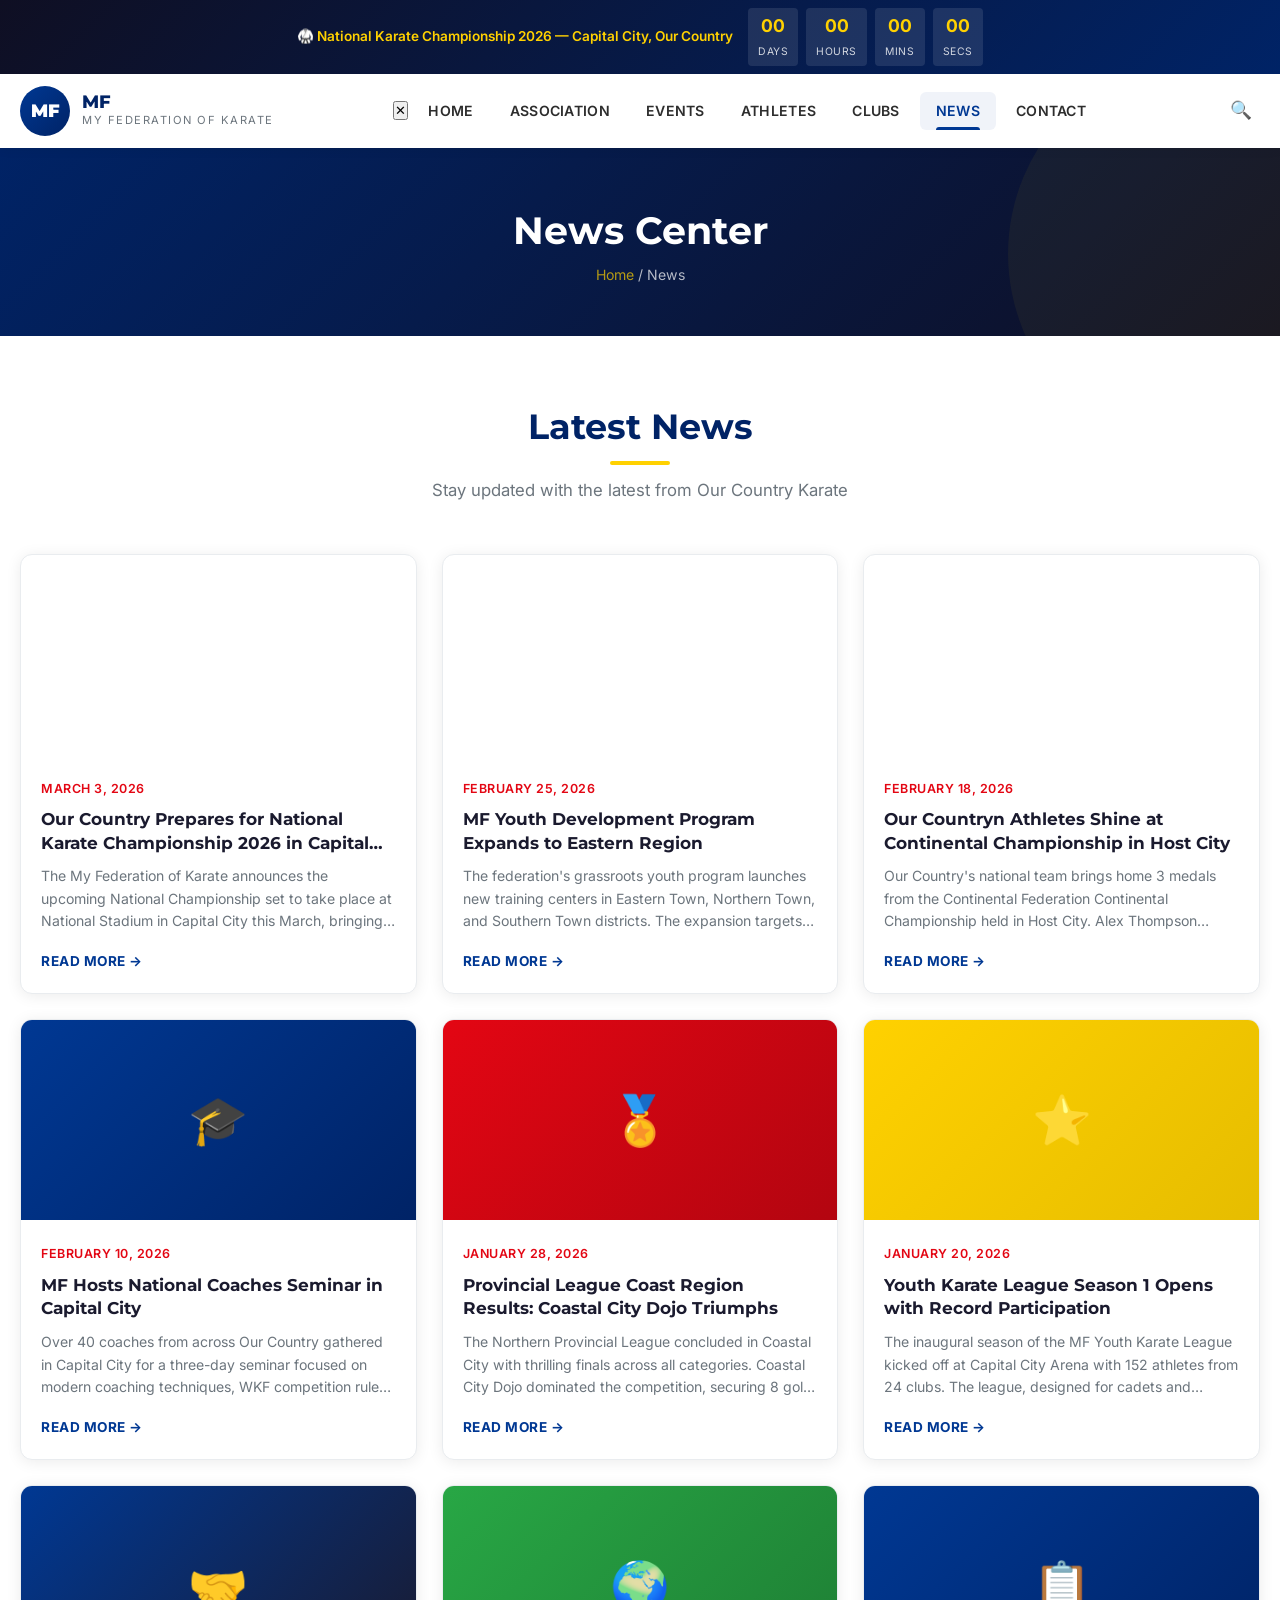
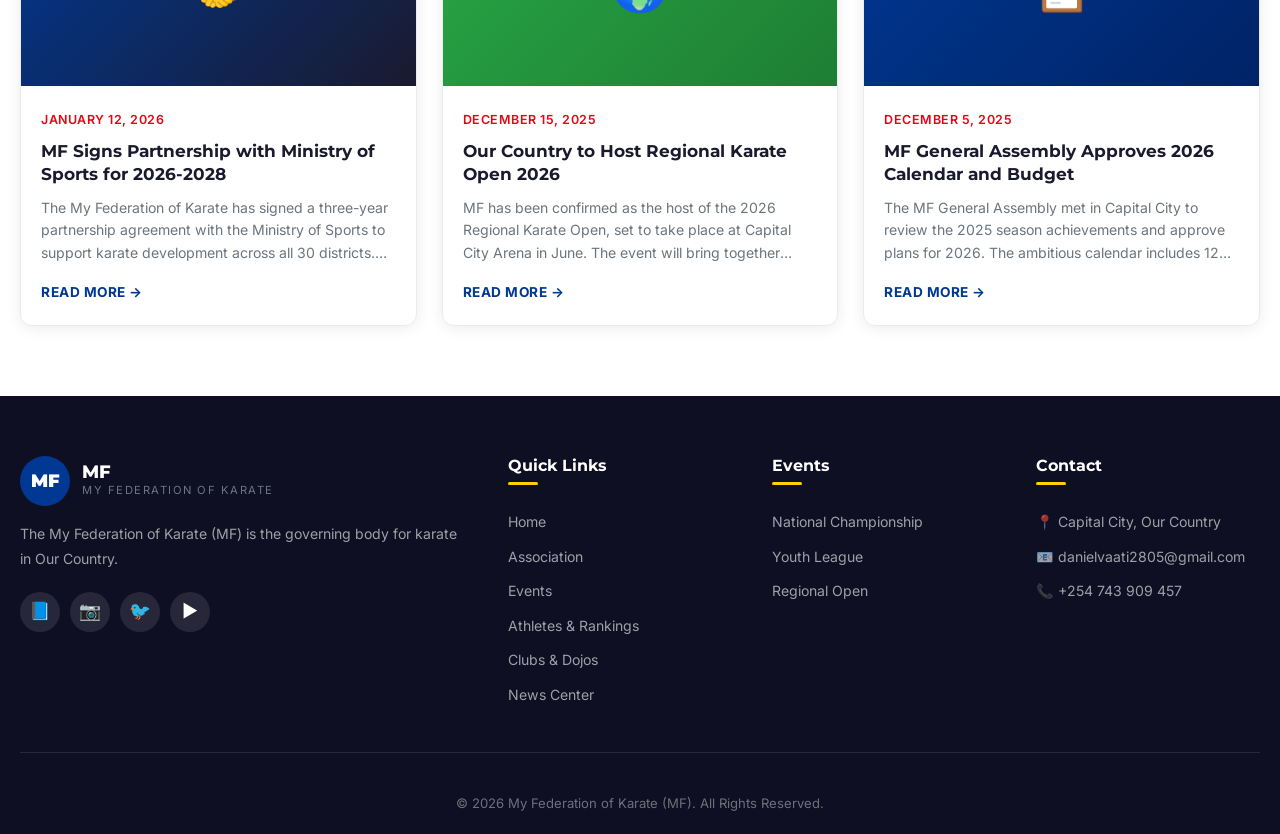
<file: news.html>
<!DOCTYPE html>
<html lang="en">
<head>
  <meta charset="UTF-8">
  <meta name="viewport" content="width=device-width, initial-scale=1.0">
  <title>News Center - My Federation of Karate</title>
  <meta name="description" content="Latest news, updates, and articles from the My Federation of Karate.">
  <link rel="preconnect" href="https://fonts.googleapis.com">
  <link rel="preconnect" href="https://fonts.gstatic.com" crossorigin>
  <link href="https://fonts.googleapis.com/css2?family=Inter:wght@400;500;600;700;800&family=Montserrat:wght@700;800;900&display=swap" rel="stylesheet">
  <link rel="stylesheet" href="css/style.css">
</head>
<body>

  <!-- Top Bar -->
  <div class="top-bar">
    <div class="container">
      <div class="event-countdown">
        <span class="event-name">🥋 National Karate Championship 2026 — Capital City, Our Country</span>
        <div class="countdown-units">
          <div class="countdown-unit"><span class="number" id="countdown-days">00</span><span class="label">Days</span></div>
          <div class="countdown-unit"><span class="number" id="countdown-hours">00</span><span class="label">Hours</span></div>
          <div class="countdown-unit"><span class="number" id="countdown-mins">00</span><span class="label">Mins</span></div>
          <div class="countdown-unit"><span class="number" id="countdown-secs">00</span><span class="label">Secs</span></div>
        </div>
      </div>
    </div>
  </div>

  <!-- Header -->
  <header class="header">
    <div class="container">
      <nav class="nav-wrapper">
        <a href="index.html" class="logo">
          <div class="logo-icon">MF</div>
          <div class="logo-text">
            <span class="name">MF</span>
            <span class="subtitle">My Federation of Karate</span>
          </div>
        </a>
        <div class="nav-menu">
          <button class="mobile-close">✕</button>
          <a href="index.html">Home</a>
          <a href="association.html">Association</a>
          <a href="events.html">Events</a>
          <a href="athletes.html">Athletes</a>
          <a href="clubs.html">Clubs</a>
          <a href="news.html">News</a>
          <a href="contact.html">Contact</a>
        </div>
        <div class="nav-right">
          <button class="nav-search-btn" title="Search">🔍</button>
          <button class="hamburger" aria-label="Menu"><span></span><span></span><span></span></button>
        </div>
      </nav>
    </div>
  </header>
  <div class="nav-overlay"></div>

  <!-- Page Banner -->
  <section class="page-banner">
    <div class="container">
      <h1>News Center</h1>
      <p class="breadcrumb"><a href="index.html">Home</a> / News</p>
    </div>
  </section>

  <!-- News Articles -->
  <section class="section">
    <div class="container">
      <div class="section-header fade-in">
        <h2>Latest News</h2>
        <p>Stay updated with the latest from Our Country Karate</p>
      </div>

      <div class="news-grid">
        <div class="news-card fade-in">
          <div class="news-card-img" style="background: url('https://images.unsplash.com/photo-1555597673-b21d5c935865?w=600&q=75') center/cover;"></div>
          <div class="news-card-body">
            <span class="news-card-date">March 3, 2026</span>
            <h3>Our Country Prepares for National Karate Championship 2026 in Capital City</h3>
            <p>The My Federation of Karate announces the upcoming National Championship set to take place at National Stadium in Capital City this March, bringing together top athletes from all provinces. Over 300 athletes from 32 clubs are expected to compete in the two-day event featuring both Kata and Kumite categories.</p>
            <a href="#" class="news-card-link">Read More →</a>
          </div>
        </div>

        <div class="news-card fade-in">
          <div class="news-card-img" style="background: url('https://images.unsplash.com/photo-1614632537197-38a17061c2bd?w=600&q=75') center/cover;"></div>
          <div class="news-card-body">
            <span class="news-card-date">February 25, 2026</span>
            <h3>MF Youth Development Program Expands to Eastern Region</h3>
            <p>The federation's grassroots youth program launches new training centers in Eastern Town, Northern Town, and Southern Town districts. The expansion targets over 500 young athletes aged 8-16, providing free karate instruction and equipment in partnership with local schools.</p>
            <a href="#" class="news-card-link">Read More →</a>
          </div>
        </div>

        <div class="news-card fade-in">
          <div class="news-card-img" style="background: url('https://images.unsplash.com/photo-1504025468847-0e438279542c?w=600&q=75') center/cover;"></div>
          <div class="news-card-body">
            <span class="news-card-date">February 18, 2026</span>
            <h3>Our Countryn Athletes Shine at Continental Championship in Host City</h3>
            <p>Our Country's national team brings home 3 medals from the Continental Federation Continental Championship held in Host City. Alex Thompson secured gold in Kumite -75kg, while Sarah Johnson earned silver in Women's Kumite -61kg.</p>
            <a href="#" class="news-card-link">Read More →</a>
          </div>
        </div>

        <div class="news-card fade-in">
          <div class="news-card-img" style="background: linear-gradient(135deg, #003893, #002366); display:flex; align-items:center; justify-content:center; color:white; font-size:3rem;">🎓</div>
          <div class="news-card-body">
            <span class="news-card-date">February 10, 2026</span>
            <h3>MF Hosts National Coaches Seminar in Capital City</h3>
            <p>Over 40 coaches from across Our Country gathered in Capital City for a three-day seminar focused on modern coaching techniques, WKF competition rules updates, and athlete safety protocols. The seminar was led by international instructor Sensei Yamamoto from Japan.</p>
            <a href="#" class="news-card-link">Read More →</a>
          </div>
        </div>

        <div class="news-card fade-in">
          <div class="news-card-img" style="background: linear-gradient(135deg, #e30613, #b30510); display:flex; align-items:center; justify-content:center; color:white; font-size:3rem;">🏅</div>
          <div class="news-card-body">
            <span class="news-card-date">January 28, 2026</span>
            <h3>Provincial League Coast Region Results: Coastal City Dojo Triumphs</h3>
            <p>The Northern Provincial League concluded in Coastal City with thrilling finals across all categories. Coastal City Dojo dominated the competition, securing 8 gold medals. Highland Karate School impressed with strong performances in the junior categories.</p>
            <a href="#" class="news-card-link">Read More →</a>
          </div>
        </div>

        <div class="news-card fade-in">
          <div class="news-card-img" style="background: linear-gradient(135deg, #FFD100, #e6bd00); display:flex; align-items:center; justify-content:center; font-size:3rem;">⭐</div>
          <div class="news-card-body">
            <span class="news-card-date">January 20, 2026</span>
            <h3>Youth Karate League Season 1 Opens with Record Participation</h3>
            <p>The inaugural season of the MF Youth Karate League kicked off at Capital City Arena with 152 athletes from 24 clubs. The league, designed for cadets and juniors, aims to provide regular competition opportunities for emerging talent.</p>
            <a href="#" class="news-card-link">Read More →</a>
          </div>
        </div>

        <div class="news-card fade-in">
          <div class="news-card-img" style="background: linear-gradient(135deg, #003893, #1a1a2e); display:flex; align-items:center; justify-content:center; color:white; font-size:3rem;">🤝</div>
          <div class="news-card-body">
            <span class="news-card-date">January 12, 2026</span>
            <h3>MF Signs Partnership with Ministry of Sports for 2026-2028</h3>
            <p>The My Federation of Karate has signed a three-year partnership agreement with the Ministry of Sports to support karate development across all 30 districts. The partnership includes funding for equipment, coaching education, and facility upgrades.</p>
            <a href="#" class="news-card-link">Read More →</a>
          </div>
        </div>

        <div class="news-card fade-in">
          <div class="news-card-img" style="background: linear-gradient(135deg, #28a745, #1e7e34); display:flex; align-items:center; justify-content:center; color:white; font-size:3rem;">🌍</div>
          <div class="news-card-body">
            <span class="news-card-date">December 15, 2025</span>
            <h3>Our Country to Host Regional Karate Open 2026</h3>
            <p>MF has been confirmed as the host of the 2026 Regional Karate Open, set to take place at Capital City Arena in June. The event will bring together athletes from Our Country, Uganda, Tanzania, Burundi, DRC, and other nations.</p>
            <a href="#" class="news-card-link">Read More →</a>
          </div>
        </div>

        <div class="news-card fade-in">
          <div class="news-card-img" style="background: linear-gradient(135deg, #003893, #002366); display:flex; align-items:center; justify-content:center; color:white; font-size:3rem;">📋</div>
          <div class="news-card-body">
            <span class="news-card-date">December 5, 2025</span>
            <h3>MF General Assembly Approves 2026 Calendar and Budget</h3>
            <p>The MF General Assembly met in Capital City to review the 2025 season achievements and approve plans for 2026. The ambitious calendar includes 12 national events, expanded provincial leagues, and increased international participation.</p>
            <a href="#" class="news-card-link">Read More →</a>
          </div>
        </div>
      </div>
    </div>
  </section>

  <!-- Footer -->
  <footer class="footer">
    <div class="container">
      <div class="footer-grid">
        <div class="footer-about">
          <div class="logo">
            <div class="logo-icon">MF</div>
            <div class="logo-text">
              <span class="name" style="color:#fff">MF</span>
              <span class="subtitle">My Federation of Karate</span>
            </div>
          </div>
          <p>The My Federation of Karate (MF) is the governing body for karate in Our Country.</p>
          <div class="footer-social">
            <a href="#" title="Facebook">📘</a>
            <a href="#" title="Instagram">📷</a>
            <a href="#" title="X / Twitter">🐦</a>
            <a href="#" title="YouTube">▶️</a>
          </div>
        </div>
        <div>
          <h4>Quick Links</h4>
          <div class="footer-links">
            <a href="index.html">Home</a>
            <a href="association.html">Association</a>
            <a href="events.html">Events</a>
            <a href="athletes.html">Athletes & Rankings</a>
            <a href="clubs.html">Clubs & Dojos</a>
            <a href="news.html">News Center</a>
          </div>
        </div>
        <div>
          <h4>Events</h4>
          <div class="footer-links">
            <a href="events.html">National Championship</a>
            <a href="events.html">Youth League</a>
            <a href="events.html">Regional Open</a>
          </div>
        </div>
        <div>
          <h4>Contact</h4>
          <div class="footer-links">
            <a href="contact.html">📍 Capital City, Our Country</a>
            <a href="mailto:danielvaati2805@gmail.com">📧 danielvaati2805@gmail.com</a>
            <a href="tel:+250788000000">📞 +254 743 909 457</a>
          </div>
        </div>
      </div>
      <div class="footer-bottom">
        <p>© 2026 My Federation of Karate (MF). All Rights Reserved. </p>
      </div>
    </div>
  </footer>

  <button class="scroll-top" title="Back to top">↑</button>
  <script src="js/main.js"></script>
</body>
</html>
</file>
<file: css/style.css>
/* ============================================
   RWANDA KARATE FEDERATION - Main Stylesheet
   Inspired by WKF (wkf.net) Design
   ============================================ */

/* ---------- CSS Variables / Theme ---------- */
:root {
  --primary: #003893;       /* Kenya blue */
  --primary-dark: #002366;
  --secondary: #FFD100;     /* Kenya gold/yellow */
  --accent: #e30613;        /* Red accent */
  --dark: #1a1a2e;
  --dark-bg: #0f0f23;
  --light: #f4f6fb;
  --white: #ffffff;
  --gray: #6c757d;
  --gray-light: #e9ecef;
  --gray-dark: #343a40;
  --text: #2d2d2d;
  --text-light: #8a8a8a;
  --border: #dee2e6;
  --shadow: 0 2px 15px rgba(0, 0, 0, 0.08);
  --shadow-lg: 0 10px 40px rgba(0, 0, 0, 0.15);
  --radius: 8px;
  --radius-lg: 12px;
  --transition: all 0.3s ease;
  --font-primary: 'Inter', -apple-system, BlinkMacSystemFont, 'Segoe UI', sans-serif;
  --font-heading: 'Montserrat', 'Inter', sans-serif;
  --max-width: 1280px;
}

/* ---------- Reset & Base ---------- */
*,
*::before,
*::after {
  margin: 0;
  padding: 0;
  box-sizing: border-box;
}

html {
  scroll-behavior: smooth;
  font-size: 16px;
}

body {
  font-family: var(--font-primary);
  color: var(--text);
  background: var(--white);
  line-height: 1.6;
  overflow-x: hidden;
}

a {
  text-decoration: none;
  color: inherit;
  transition: var(--transition);
}

img {
  max-width: 100%;
  height: auto;
  display: block;
}

ul, ol {
  list-style: none;
}

h1, h2, h3, h4, h5, h6 {
  font-family: var(--font-heading);
  font-weight: 700;
  line-height: 1.2;
}

.container {
  max-width: var(--max-width);
  margin: 0 auto;
  padding: 0 20px;
}

/* ---------- Top Bar (Event Countdown) ---------- */
.top-bar {
  background: linear-gradient(135deg, var(--dark-bg), var(--primary-dark));
  color: var(--white);
  padding: 8px 0;
  font-size: 0.85rem;
  position: relative;
  z-index: 1001;
}

.top-bar .container {
  display: flex;
  align-items: center;
  justify-content: center;
  gap: 20px;
  flex-wrap: wrap;
}

.top-bar .event-countdown {
  display: flex;
  align-items: center;
  gap: 15px;
}

.top-bar .event-name {
  font-weight: 600;
  color: var(--secondary);
}

.countdown-units {
  display: flex;
  gap: 8px;
}

.countdown-unit {
  text-align: center;
  background: rgba(255, 255, 255, 0.1);
  border-radius: 4px;
  padding: 4px 10px;
  min-width: 50px;
}

.countdown-unit .number {
  font-size: 1.1rem;
  font-weight: 700;
  color: var(--secondary);
  display: block;
}

.countdown-unit .label {
  font-size: 0.65rem;
  text-transform: uppercase;
  letter-spacing: 0.5px;
  opacity: 0.8;
}

/* ---------- Header / Navbar ---------- */
.header {
  background: var(--white);
  box-shadow: 0 2px 10px rgba(0, 0, 0, 0.06);
  position: sticky;
  top: 0;
  z-index: 1000;
  transition: var(--transition);
}

.header.scrolled {
  box-shadow: 0 4px 20px rgba(0, 0, 0, 0.1);
}

.nav-wrapper {
  display: flex;
  align-items: center;
  justify-content: space-between;
  padding: 12px 0;
}

.logo {
  display: flex;
  align-items: center;
  gap: 12px;
  flex-shrink: 0;
}

.logo-icon {
  width: 50px;
  height: 50px;
  background: linear-gradient(135deg, var(--primary), var(--primary-dark));
  border-radius: 50%;
  display: flex;
  align-items: center;
  justify-content: center;
  color: var(--white);
  font-weight: 900;
  font-size: 1.1rem;
  font-family: var(--font-heading);
}

.logo-text {
  display: flex;
  flex-direction: column;
}

.logo-text .name {
  font-family: var(--font-heading);
  font-weight: 800;
  font-size: 1.15rem;
  color: var(--primary-dark);
  line-height: 1.1;
}

.logo-text .subtitle {
  font-size: 0.7rem;
  color: var(--gray);
  text-transform: uppercase;
  letter-spacing: 1.5px;
}

.nav-menu {
  display: flex;
  align-items: center;
  gap: 4px;
}

.nav-menu a {
  font-size: 0.88rem;
  font-weight: 600;
  color: var(--text);
  padding: 8px 16px;
  border-radius: 6px;
  text-transform: uppercase;
  letter-spacing: 0.3px;
  position: relative;
}

.nav-menu a:hover,
.nav-menu a.active {
  color: var(--primary);
  background: rgba(0, 56, 147, 0.06);
}

.nav-menu a.active::after {
  content: '';
  position: absolute;
  bottom: 0;
  left: 16px;
  right: 16px;
  height: 3px;
  background: var(--primary);
  border-radius: 3px 3px 0 0;
}

.nav-right {
  display: flex;
  align-items: center;
  gap: 12px;
}

.nav-search-btn {
  background: none;
  border: none;
  cursor: pointer;
  padding: 8px;
  border-radius: 50%;
  color: var(--gray);
  transition: var(--transition);
  font-size: 1.1rem;
}

.nav-search-btn:hover {
  background: var(--gray-light);
  color: var(--primary);
}

.hamburger {
  display: none;
  flex-direction: column;
  gap: 5px;
  cursor: pointer;
  background: none;
  border: none;
  padding: 8px;
}

.hamburger span {
  display: block;
  width: 24px;
  height: 2.5px;
  background: var(--dark);
  border-radius: 2px;
  transition: var(--transition);
}

/* ---------- Hero Section ---------- */
.hero {
  position: relative;
  min-height: 550px;
  display: flex;
  align-items: center;
  overflow: hidden;
  background: linear-gradient(135deg, var(--dark-bg) 0%, var(--primary-dark) 100%);
}

.hero-bg {
  position: absolute;
  inset: 0;
  background: url('https://images.unsplash.com/photo-1555597673-b21d5c935865?w=1600&q=80') center/cover no-repeat;
  opacity: 0.25;
}

.hero-overlay {
  position: absolute;
  inset: 0;
  background: linear-gradient(135deg, rgba(0, 35, 102, 0.85), rgba(26, 26, 46, 0.7));
}

.hero-content {
  position: relative;
  z-index: 2;
  color: var(--white);
  max-width: 700px;
  padding: 60px 0;
}

.hero-badge {
  display: inline-block;
  background: var(--accent);
  color: var(--white);
  font-size: 0.75rem;
  font-weight: 700;
  padding: 5px 15px;
  border-radius: 20px;
  text-transform: uppercase;
  letter-spacing: 1px;
  margin-bottom: 20px;
}

.hero h1 {
  font-size: 3rem;
  font-weight: 900;
  line-height: 1.1;
  margin-bottom: 16px;
  text-shadow: 0 2px 10px rgba(0,0,0,0.3);
}

.hero h1 span {
  color: var(--secondary);
}

.hero p {
  font-size: 1.15rem;
  opacity: 0.9;
  margin-bottom: 30px;
  line-height: 1.7;
}

.hero-buttons {
  display: flex;
  gap: 15px;
  flex-wrap: wrap;
}

/* ---------- Buttons ---------- */
.btn {
  display: inline-flex;
  align-items: center;
  gap: 8px;
  padding: 12px 28px;
  border-radius: 6px;
  font-weight: 700;
  font-size: 0.9rem;
  text-transform: uppercase;
  letter-spacing: 0.5px;
  transition: var(--transition);
  border: 2px solid transparent;
  cursor: pointer;
  font-family: var(--font-primary);
}

.btn-primary {
  background: var(--primary);
  color: var(--white);
  border-color: var(--primary);
}

.btn-primary:hover {
  background: var(--primary-dark);
  border-color: var(--primary-dark);
  transform: translateY(-2px);
  box-shadow: 0 5px 20px rgba(0, 56, 147, 0.4);
}

.btn-secondary {
  background: var(--secondary);
  color: var(--dark);
  border-color: var(--secondary);
}

.btn-secondary:hover {
  background: #e6bd00;
  transform: translateY(-2px);
  box-shadow: 0 5px 20px rgba(255, 209, 0, 0.4);
}

.btn-outline {
  background: transparent;
  color: var(--white);
  border-color: var(--white);
}

.btn-outline:hover {
  background: var(--white);
  color: var(--dark);
  transform: translateY(-2px);
}

.btn-outline-dark {
  background: transparent;
  color: var(--primary);
  border-color: var(--primary);
}

.btn-outline-dark:hover {
  background: var(--primary);
  color: var(--white);
  transform: translateY(-2px);
}

.btn-accent {
  background: var(--accent);
  color: var(--white);
  border-color: var(--accent);
}

.btn-accent:hover {
  background: #c70510;
  transform: translateY(-2px);
}

.btn-sm {
  padding: 8px 18px;
  font-size: 0.8rem;
}

/* ---------- Section Styles ---------- */
.section {
  padding: 70px 0;
}

.section-dark {
  background: var(--dark-bg);
  color: var(--white);
}

.section-light {
  background: var(--light);
}

.section-header {
  text-align: center;
  margin-bottom: 50px;
}

.section-header h2 {
  font-size: 2.2rem;
  color: var(--primary-dark);
  margin-bottom: 12px;
  position: relative;
  display: inline-block;
}

.section-dark .section-header h2 {
  color: var(--white);
}

.section-header h2::after {
  content: '';
  display: block;
  width: 60px;
  height: 4px;
  background: var(--secondary);
  margin: 12px auto 0;
  border-radius: 2px;
}

.section-header p {
  font-size: 1.05rem;
  color: var(--gray);
  max-width: 600px;
  margin: 0 auto;
}

.section-dark .section-header p {
  color: rgba(255,255,255,0.7);
}

/* ---------- Quick Links / Navigation Cards ---------- */
.quick-links {
  display: grid;
  grid-template-columns: repeat(auto-fit, minmax(200px, 1fr));
  gap: 20px;
  margin-top: -50px;
  position: relative;
  z-index: 10;
}

.quick-link-card {
  background: var(--white);
  border-radius: var(--radius-lg);
  padding: 30px 20px;
  text-align: center;
  box-shadow: var(--shadow-lg);
  transition: var(--transition);
  border: 2px solid transparent;
}

.quick-link-card:hover {
  transform: translateY(-5px);
  border-color: var(--primary);
  box-shadow: 0 15px 50px rgba(0, 56, 147, 0.15);
}

.quick-link-card .icon {
  font-size: 2.5rem;
  margin-bottom: 12px;
}

.quick-link-card h3 {
  font-size: 1rem;
  color: var(--primary-dark);
  text-transform: uppercase;
  letter-spacing: 0.5px;
}

.quick-link-card p {
  font-size: 0.82rem;
  color: var(--gray);
  margin-top: 6px;
}

/* ---------- News Section ---------- */
.news-grid {
  display: grid;
  grid-template-columns: repeat(auto-fill, minmax(340px, 1fr));
  gap: 25px;
}

.news-card {
  background: var(--white);
  border-radius: var(--radius-lg);
  overflow: hidden;
  box-shadow: var(--shadow);
  transition: var(--transition);
  border: 1px solid var(--gray-light);
}

.news-card:hover {
  transform: translateY(-5px);
  box-shadow: var(--shadow-lg);
}

.news-card-img {
  width: 100%;
  height: 200px;
  object-fit: cover;
  background: linear-gradient(135deg, var(--primary), var(--primary-dark));
}

.news-card-body {
  padding: 20px;
}

.news-card-date {
  font-size: 0.78rem;
  color: var(--accent);
  font-weight: 600;
  text-transform: uppercase;
  letter-spacing: 0.5px;
}

.news-card-body h3 {
  font-size: 1.05rem;
  margin: 8px 0 10px;
  color: var(--dark);
  line-height: 1.4;
  display: -webkit-box;
  -webkit-line-clamp: 2;
  -webkit-box-orient: vertical;
  overflow: hidden;
}

.news-card-body p {
  font-size: 0.88rem;
  color: var(--gray);
  display: -webkit-box;
  -webkit-line-clamp: 3;
  -webkit-box-orient: vertical;
  overflow: hidden;
  margin-bottom: 15px;
}

.news-card-link {
  font-size: 0.85rem;
  font-weight: 700;
  color: var(--primary);
  text-transform: uppercase;
  letter-spacing: 0.5px;
}

.news-card-link:hover {
  color: var(--accent);
}

/* ---------- Events Section ---------- */
.events-tabs {
  display: flex;
  justify-content: center;
  gap: 10px;
  margin-bottom: 35px;
  flex-wrap: wrap;
}

.events-tabs .tab-btn {
  padding: 10px 24px;
  border: 2px solid var(--gray-light);
  background: var(--white);
  border-radius: 30px;
  font-weight: 700;
  font-size: 0.85rem;
  cursor: pointer;
  transition: var(--transition);
  text-transform: uppercase;
  letter-spacing: 0.5px;
  font-family: var(--font-primary);
  color: var(--gray);
}

.events-tabs .tab-btn.active,
.events-tabs .tab-btn:hover {
  background: var(--primary);
  color: var(--white);
  border-color: var(--primary);
}

.event-cards {
  display: grid;
  grid-template-columns: repeat(auto-fill, minmax(280px, 1fr));
  gap: 25px;
}

.event-card {
  background: var(--white);
  border-radius: var(--radius-lg);
  overflow: hidden;
  box-shadow: var(--shadow);
  transition: var(--transition);
  border: 1px solid var(--gray-light);
  position: relative;
}

.event-card:hover {
  transform: translateY(-5px);
  box-shadow: var(--shadow-lg);
}

.event-card-badge {
  position: absolute;
  top: 15px;
  left: 15px;
  padding: 4px 12px;
  border-radius: 20px;
  font-size: 0.7rem;
  font-weight: 700;
  text-transform: uppercase;
  letter-spacing: 0.5px;
  z-index: 2;
}

.badge-upcoming {
  background: var(--accent);
  color: var(--white);
}

.badge-past {
  background: var(--gray);
  color: var(--white);
}

.badge-live {
  background: #28a745;
  color: var(--white);
  animation: pulse 2s infinite;
}

@keyframes pulse {
  0%, 100% { opacity: 1; }
  50% { opacity: 0.7; }
}

.event-card-img {
  width: 100%;
  height: 180px;
  object-fit: cover;
  background: linear-gradient(135deg, var(--primary), var(--accent));
  display: flex;
  align-items: center;
  justify-content: center;
  color: var(--white);
  font-size: 3rem;
}

.event-card-body {
  padding: 20px;
}

.event-card-body h3 {
  font-size: 1rem;
  margin-bottom: 8px;
  color: var(--dark);
}

.event-card-meta {
  display: flex;
  flex-direction: column;
  gap: 5px;
  margin-bottom: 15px;
}

.event-card-meta span {
  font-size: 0.82rem;
  color: var(--gray);
  display: flex;
  align-items: center;
  gap: 6px;
}

.event-card-meta .icon {
  font-size: 0.9rem;
}

/* ---------- Ranking Table ---------- */
.ranking-section {
  overflow-x: auto;
}

.ranking-tabs {
  display: flex;
  gap: 5px;
  margin-bottom: 25px;
  flex-wrap: wrap;
}

.ranking-tabs button {
  padding: 8px 20px;
  border: none;
  background: var(--gray-light);
  color: var(--text);
  border-radius: 6px;
  font-weight: 600;
  font-size: 0.82rem;
  cursor: pointer;
  transition: var(--transition);
  font-family: var(--font-primary);
}

.ranking-tabs button.active,
.ranking-tabs button:hover {
  background: var(--primary);
  color: var(--white);
}

.ranking-table {
  width: 100%;
  border-collapse: collapse;
  border-radius: var(--radius);
  overflow: hidden;
  box-shadow: var(--shadow);
}

.ranking-table thead {
  background: var(--primary-dark);
  color: var(--white);
}

.ranking-table th {
  padding: 14px 18px;
  font-size: 0.8rem;
  text-transform: uppercase;
  letter-spacing: 0.5px;
  text-align: left;
  font-weight: 700;
}

.ranking-table td {
  padding: 14px 18px;
  font-size: 0.9rem;
  border-bottom: 1px solid var(--gray-light);
}

.ranking-table tbody tr {
  background: var(--white);
  transition: var(--transition);
}

.ranking-table tbody tr:hover {
  background: rgba(0, 56, 147, 0.04);
}

.ranking-table .rank {
  font-weight: 800;
  color: var(--primary);
  font-size: 1rem;
}

.ranking-table .rank-1 { color: #FFD700; }
.ranking-table .rank-2 { color: #C0C0C0; }
.ranking-table .rank-3 { color: #CD7F32; }

.athlete-name-cell {
  display: flex;
  align-items: center;
  gap: 10px;
}

.athlete-avatar {
  width: 36px;
  height: 36px;
  border-radius: 50%;
  background: var(--primary);
  color: var(--white);
  display: flex;
  align-items: center;
  justify-content: center;
  font-weight: 700;
  font-size: 0.8rem;
  flex-shrink: 0;
}

.flag {
  font-size: 1.2rem;
}

/* ---------- Clubs Page ---------- */
.clubs-grid {
  display: grid;
  grid-template-columns: repeat(auto-fill, minmax(300px, 1fr));
  gap: 25px;
}

.club-card {
  background: var(--white);
  border-radius: var(--radius-lg);
  padding: 28px;
  box-shadow: var(--shadow);
  transition: var(--transition);
  border-left: 4px solid var(--primary);
}

.club-card:hover {
  transform: translateY(-3px);
  box-shadow: var(--shadow-lg);
  border-left-color: var(--secondary);
}

.club-card h3 {
  font-size: 1.1rem;
  color: var(--primary-dark);
  margin-bottom: 10px;
}

.club-card-info {
  display: flex;
  flex-direction: column;
  gap: 8px;
}

.club-card-info span {
  font-size: 0.88rem;
  color: var(--gray);
  display: flex;
  align-items: center;
  gap: 8px;
}

.club-card-info .icon {
  color: var(--primary);
}

/* ---------- Association / About Page ---------- */
.about-hero {
  background: linear-gradient(135deg, var(--primary-dark), var(--dark-bg));
  color: var(--white);
  padding: 80px 0 60px;
  text-align: center;
}

.about-hero h1 {
  font-size: 2.5rem;
  margin-bottom: 15px;
}

.about-hero p {
  font-size: 1.1rem;
  opacity: 0.85;
  max-width: 600px;
  margin: 0 auto;
}

.about-content {
  display: grid;
  grid-template-columns: 1fr 1fr;
  gap: 40px;
  align-items: start;
}

.about-text h3 {
  font-size: 1.4rem;
  color: var(--primary-dark);
  margin-bottom: 15px;
}

.about-text p {
  font-size: 0.95rem;
  color: var(--gray-dark);
  margin-bottom: 15px;
  line-height: 1.8;
}

.governance-grid {
  display: grid;
  grid-template-columns: repeat(auto-fill, minmax(250px, 1fr));
  gap: 25px;
}

.person-card {
  background: var(--white);
  border-radius: var(--radius-lg);
  padding: 25px;
  text-align: center;
  box-shadow: var(--shadow);
  transition: var(--transition);
}

.person-card:hover {
  transform: translateY(-3px);
  box-shadow: var(--shadow-lg);
}

.person-avatar {
  width: 90px;
  height: 90px;
  border-radius: 50%;
  background: linear-gradient(135deg, var(--primary), var(--primary-dark));
  color: var(--white);
  display: flex;
  align-items: center;
  justify-content: center;
  font-size: 2rem;
  font-weight: 700;
  margin: 0 auto 15px;
}

.person-card h3 {
  font-size: 1.05rem;
  color: var(--dark);
}

.person-card .role {
  font-size: 0.82rem;
  color: var(--primary);
  font-weight: 600;
  text-transform: uppercase;
  letter-spacing: 0.5px;
  margin-top: 4px;
}

/* ---------- Athlete Profiles ---------- */
.athletes-grid {
  display: grid;
  grid-template-columns: repeat(auto-fill, minmax(260px, 1fr));
  gap: 25px;
}

.athlete-card {
  background: var(--white);
  border-radius: var(--radius-lg);
  overflow: hidden;
  box-shadow: var(--shadow);
  transition: var(--transition);
}

.athlete-card:hover {
  transform: translateY(-5px);
  box-shadow: var(--shadow-lg);
}

.athlete-card-top {
  background: linear-gradient(135deg, var(--primary), var(--primary-dark));
  padding: 25px;
  text-align: center;
  color: var(--white);
}

.athlete-card-top .avatar {
  width: 80px;
  height: 80px;
  border-radius: 50%;
  background: rgba(255,255,255,0.2);
  color: var(--white);
  display: flex;
  align-items: center;
  justify-content: center;
  font-size: 2rem;
  font-weight: 700;
  margin: 0 auto 10px;
  border: 3px solid rgba(255,255,255,0.3);
}

.athlete-card-top h3 {
  font-size: 1.1rem;
}

.athlete-card-top .category {
  font-size: 0.8rem;
  opacity: 0.8;
  margin-top: 4px;
}

.athlete-card-stats {
  display: grid;
  grid-template-columns: repeat(3, 1fr);
  text-align: center;
  padding: 15px 0;
  border-bottom: 1px solid var(--gray-light);
}

.athlete-card-stats .stat-num {
  font-size: 1.3rem;
  font-weight: 800;
  color: var(--primary);
}

.athlete-card-stats .stat-label {
  font-size: 0.7rem;
  color: var(--gray);
  text-transform: uppercase;
  letter-spacing: 0.3px;
}

.athlete-card-bottom {
  padding: 15px 20px;
  display: flex;
  justify-content: space-between;
  align-items: center;
}

.athlete-card-bottom .ranking-badge {
  font-weight: 700;
  font-size: 0.85rem;
  color: var(--primary);
}

/* ---------- Contact Page ---------- */
.contact-grid {
  display: grid;
  grid-template-columns: 1fr 1fr;
  gap: 40px;
}

.contact-form {
  background: var(--white);
  padding: 35px;
  border-radius: var(--radius-lg);
  box-shadow: var(--shadow);
}

.form-group {
  margin-bottom: 20px;
}

.form-group label {
  display: block;
  font-size: 0.88rem;
  font-weight: 600;
  color: var(--dark);
  margin-bottom: 6px;
}

.form-group input,
.form-group textarea,
.form-group select {
  width: 100%;
  padding: 12px 16px;
  border: 2px solid var(--gray-light);
  border-radius: var(--radius);
  font-size: 0.9rem;
  font-family: var(--font-primary);
  transition: var(--transition);
  background: var(--white);
}

.form-group input:focus,
.form-group textarea:focus,
.form-group select:focus {
  outline: none;
  border-color: var(--primary);
  box-shadow: 0 0 0 3px rgba(0, 56, 147, 0.1);
}

.form-group textarea {
  min-height: 120px;
  resize: vertical;
}

.contact-info-card {
  background: linear-gradient(135deg, var(--primary-dark), var(--dark-bg));
  color: var(--white);
  padding: 35px;
  border-radius: var(--radius-lg);
}

.contact-info-card h3 {
  font-size: 1.3rem;
  margin-bottom: 25px;
}

.contact-info-item {
  display: flex;
  gap: 15px;
  margin-bottom: 25px;
}

.contact-info-item .icon {
  font-size: 1.5rem;
  flex-shrink: 0;
  width: 50px;
  height: 50px;
  background: rgba(255,255,255,0.1);
  border-radius: 50%;
  display: flex;
  align-items: center;
  justify-content: center;
}

.contact-info-item h4 {
  font-size: 0.95rem;
  margin-bottom: 4px;
}

.contact-info-item p {
  font-size: 0.88rem;
  opacity: 0.8;
}

/* ---------- Page Banner ---------- */
.page-banner {
  background: linear-gradient(135deg, var(--primary-dark), var(--dark-bg));
  color: var(--white);
  padding: 60px 0 50px;
  text-align: center;
  position: relative;
  overflow: hidden;
}

.page-banner::before {
  content: '';
  position: absolute;
  top: -50%;
  right: -10%;
  width: 400px;
  height: 400px;
  border-radius: 50%;
  background: rgba(255, 209, 0, 0.05);
}

.page-banner h1 {
  font-size: 2.4rem;
  margin-bottom: 10px;
  position: relative;
}

.page-banner .breadcrumb {
  font-size: 0.88rem;
  opacity: 0.7;
  position: relative;
}

.page-banner .breadcrumb a {
  color: var(--secondary);
  opacity: 1;
}

/* ---------- Stats Section ---------- */
.stats-row {
  display: grid;
  grid-template-columns: repeat(4, 1fr);
  gap: 25px;
}

.stat-card {
  text-align: center;
  padding: 30px 20px;
}

.stat-card .stat-number {
  font-size: 2.8rem;
  font-weight: 900;
  color: var(--secondary);
  font-family: var(--font-heading);
}

.stat-card .stat-label {
  font-size: 0.9rem;
  color: rgba(255,255,255,0.8);
  text-transform: uppercase;
  letter-spacing: 1px;
  margin-top: 5px;
}

/* ---------- Partners ---------- */
.partners-row {
  display: flex;
  align-items: center;
  justify-content: center;
  gap: 40px;
  flex-wrap: wrap;
  padding: 20px 0;
}

.partner-logo {
  width: 120px;
  height: 60px;
  background: var(--gray-light);
  border-radius: var(--radius);
  display: flex;
  align-items: center;
  justify-content: center;
  font-weight: 700;
  color: var(--gray);
  font-size: 0.8rem;
  transition: var(--transition);
}

.partner-logo:hover {
  background: var(--primary);
  color: var(--white);
}

/* ---------- Footer ---------- */
.footer {
  background: var(--dark-bg);
  color: var(--white);
  padding: 60px 0 0;
}

.footer-grid {
  display: grid;
  grid-template-columns: 2fr 1fr 1fr 1fr;
  gap: 40px;
  padding-bottom: 40px;
  border-bottom: 1px solid rgba(255,255,255,0.1);
}

.footer-about .logo {
  margin-bottom: 15px;
}

.footer-about .logo-icon {
  background: var(--primary);
}

.footer-about p {
  font-size: 0.88rem;
  color: rgba(255,255,255,0.6);
  line-height: 1.8;
}

.footer-social {
  display: flex;
  gap: 10px;
  margin-top: 20px;
}

.footer-social a {
  width: 40px;
  height: 40px;
  border-radius: 50%;
  background: rgba(255,255,255,0.1);
  display: flex;
  align-items: center;
  justify-content: center;
  font-size: 1.1rem;
  transition: var(--transition);
}

.footer-social a:hover {
  background: var(--primary);
  transform: translateY(-3px);
}

.footer h4 {
  font-size: 1rem;
  margin-bottom: 20px;
  position: relative;
  padding-bottom: 10px;
}

.footer h4::after {
  content: '';
  position: absolute;
  bottom: 0;
  left: 0;
  width: 30px;
  height: 3px;
  background: var(--secondary);
  border-radius: 2px;
}

.footer-links a {
  display: block;
  font-size: 0.88rem;
  color: rgba(255,255,255,0.6);
  padding: 6px 0;
  transition: var(--transition);
}

.footer-links a:hover {
  color: var(--secondary);
  padding-left: 5px;
}

.footer-bottom {
  text-align: center;
  padding: 20px 0;
  margin-top: 20px;
  font-size: 0.82rem;
  color: rgba(255,255,255,0.4);
}

.footer-bottom .rwanda-flag {
  font-size: 1rem;
}

/* ---------- Scroll to Top ---------- */
.scroll-top {
  position: fixed;
  bottom: 30px;
  right: 30px;
  width: 45px;
  height: 45px;
  border-radius: 50%;
  background: var(--primary);
  color: var(--white);
  border: none;
  cursor: pointer;
  font-size: 1.2rem;
  display: none;
  align-items: center;
  justify-content: center;
  box-shadow: 0 4px 15px rgba(0, 56, 147, 0.4);
  transition: var(--transition);
  z-index: 999;
}

.scroll-top.visible {
  display: flex;
}

.scroll-top:hover {
  background: var(--primary-dark);
  transform: translateY(-3px);
}

/* ---------- Tab Content ---------- */
.tab-content {
  display: none;
}

.tab-content.active {
  display: block;
  animation: fadeIn 0.4s ease;
}

@keyframes fadeIn {
  from { opacity: 0; transform: translateY(10px); }
  to { opacity: 1; transform: translateY(0); }
}

/* ---------- Info Cards ---------- */
.info-cards {
  display: grid;
  grid-template-columns: repeat(auto-fill, minmax(280px, 1fr));
  gap: 20px;
}

.info-card {
  background: var(--white);
  border-radius: var(--radius-lg);
  padding: 25px;
  box-shadow: var(--shadow);
  border-top: 4px solid var(--primary);
}

.info-card h3 {
  font-size: 1.1rem;
  color: var(--primary-dark);
  margin-bottom: 10px;
}

.info-card p {
  font-size: 0.9rem;
  color: var(--gray);
  line-height: 1.7;
}

/* ---------- Timeline ---------- */
.timeline {
  position: relative;
  padding: 20px 0;
}

.timeline::before {
  content: '';
  position: absolute;
  left: 50%;
  top: 0;
  bottom: 0;
  width: 3px;
  background: var(--primary);
  transform: translateX(-50%);
}

.timeline-item {
  display: flex;
  justify-content: flex-end;
  padding-right: calc(50% + 30px);
  margin-bottom: 30px;
  position: relative;
}

.timeline-item:nth-child(even) {
  justify-content: flex-start;
  padding-right: 0;
  padding-left: calc(50% + 30px);
}

.timeline-dot {
  position: absolute;
  left: 50%;
  top: 15px;
  width: 16px;
  height: 16px;
  border-radius: 50%;
  background: var(--secondary);
  border: 3px solid var(--primary);
  transform: translateX(-50%);
  z-index: 2;
}

.timeline-content {
  background: var(--white);
  padding: 20px;
  border-radius: var(--radius);
  box-shadow: var(--shadow);
  max-width: 100%;
}

.timeline-content h3 {
  font-size: 1rem;
  color: var(--primary-dark);
}

.timeline-content .year {
  font-size: 0.82rem;
  color: var(--accent);
  font-weight: 700;
}

.timeline-content p {
  font-size: 0.88rem;
  color: var(--gray);
  margin-top: 5px;
}

/* ---------- News Detail ---------- */
.news-detail {
  max-width: 800px;
  margin: 0 auto;
  padding: 40px 20px;
}

.news-detail h1 {
  font-size: 2rem;
  color: var(--dark);
  margin-bottom: 15px;
}

.news-detail .meta {
  color: var(--gray);
  font-size: 0.88rem;
  margin-bottom: 25px;
  padding-bottom: 20px;
  border-bottom: 1px solid var(--gray-light);
}

.news-detail .content p {
  font-size: 1rem;
  line-height: 1.9;
  margin-bottom: 18px;
  color: var(--gray-dark);
}

/* ---------- Map Placeholder ---------- */
.map-placeholder {
  width: 100%;
  height: 300px;
  background: var(--gray-light);
  border-radius: var(--radius-lg);
  display: flex;
  align-items: center;
  justify-content: center;
  color: var(--gray);
  font-size: 1rem;
  margin-top: 20px;
}

/* ---------- Responsive ---------- */
@media (max-width: 1024px) {
  .footer-grid {
    grid-template-columns: 1fr 1fr;
  }

  .about-content {
    grid-template-columns: 1fr;
  }

  .stats-row {
    grid-template-columns: repeat(2, 1fr);
  }
}

@media (max-width: 768px) {
  .hamburger {
    display: flex;
  }

  .nav-menu {
    position: fixed;
    top: 0;
    right: -100%;
    width: 300px;
    height: 100vh;
    background: var(--white);
    flex-direction: column;
    align-items: flex-start;
    padding: 80px 30px 30px;
    box-shadow: -5px 0 20px rgba(0,0,0,0.1);
    transition: right 0.3s ease;
    z-index: 999;
  }

  .nav-menu.open {
    right: 0;
  }

  .nav-menu a {
    width: 100%;
    padding: 12px 0;
    border-bottom: 1px solid var(--gray-light);
  }

  .nav-menu a.active::after {
    display: none;
  }

  .mobile-close {
    position: absolute;
    top: 20px;
    right: 20px;
    font-size: 1.5rem;
    cursor: pointer;
    background: none;
    border: none;
    color: var(--dark);
  }

  .hero h1 {
    font-size: 2rem;
  }

  .hero {
    min-height: 400px;
  }

  .quick-links {
    grid-template-columns: repeat(2, 1fr);
    margin-top: -30px;
  }

  .news-grid {
    grid-template-columns: 1fr;
  }

  .section-header h2 {
    font-size: 1.7rem;
  }

  .footer-grid {
    grid-template-columns: 1fr;
  }

  .contact-grid {
    grid-template-columns: 1fr;
  }

  .timeline::before {
    left: 20px;
  }

  .timeline-item,
  .timeline-item:nth-child(even) {
    padding-left: 50px;
    padding-right: 0;
    justify-content: flex-start;
  }

  .timeline-dot {
    left: 20px;
  }

  .top-bar .event-countdown {
    flex-direction: column;
    text-align: center;
  }

  .stats-row {
    grid-template-columns: repeat(2, 1fr);
    gap: 15px;
  }

  .page-banner h1 {
    font-size: 1.8rem;
  }
}

@media (max-width: 480px) {
  .quick-links {
    grid-template-columns: 1fr;
  }

  .hero h1 {
    font-size: 1.7rem;
  }

  .countdown-units {
    gap: 5px;
  }

  .countdown-unit {
    padding: 3px 7px;
    min-width: 42px;
  }

  .stats-row {
    grid-template-columns: 1fr 1fr;
  }

  .stat-card .stat-number {
    font-size: 2rem;
  }
}

/* ---------- Overlay for mobile menu ---------- */
.nav-overlay {
  position: fixed;
  inset: 0;
  background: rgba(0,0,0,0.5);
  z-index: 998;
  display: none;
}

.nav-overlay.active {
  display: block;
}

/* ---------- Loading animation ---------- */
.fade-in {
  opacity: 0;
  transform: translateY(20px);
  transition: opacity 0.6s ease, transform 0.6s ease;
}

.fade-in.visible {
  opacity: 1;
  transform: translateY(0);
}
</file>
